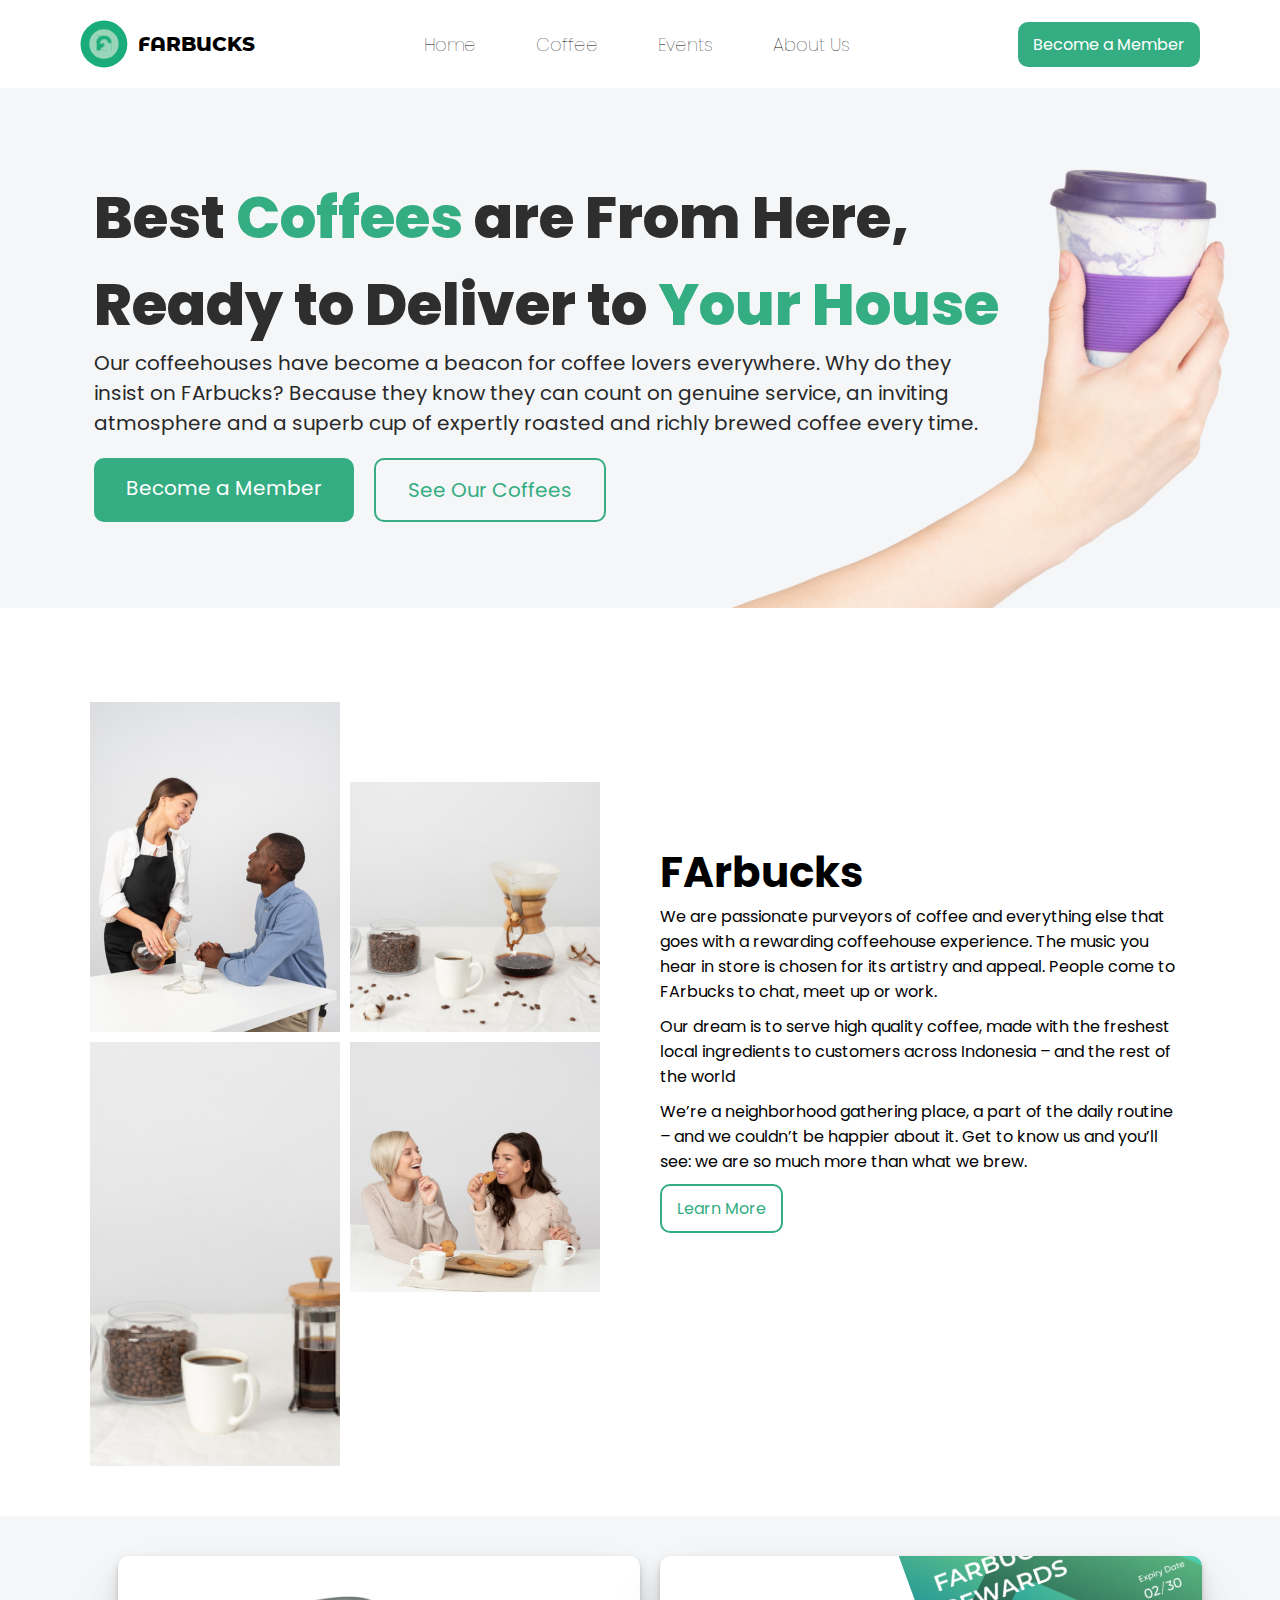
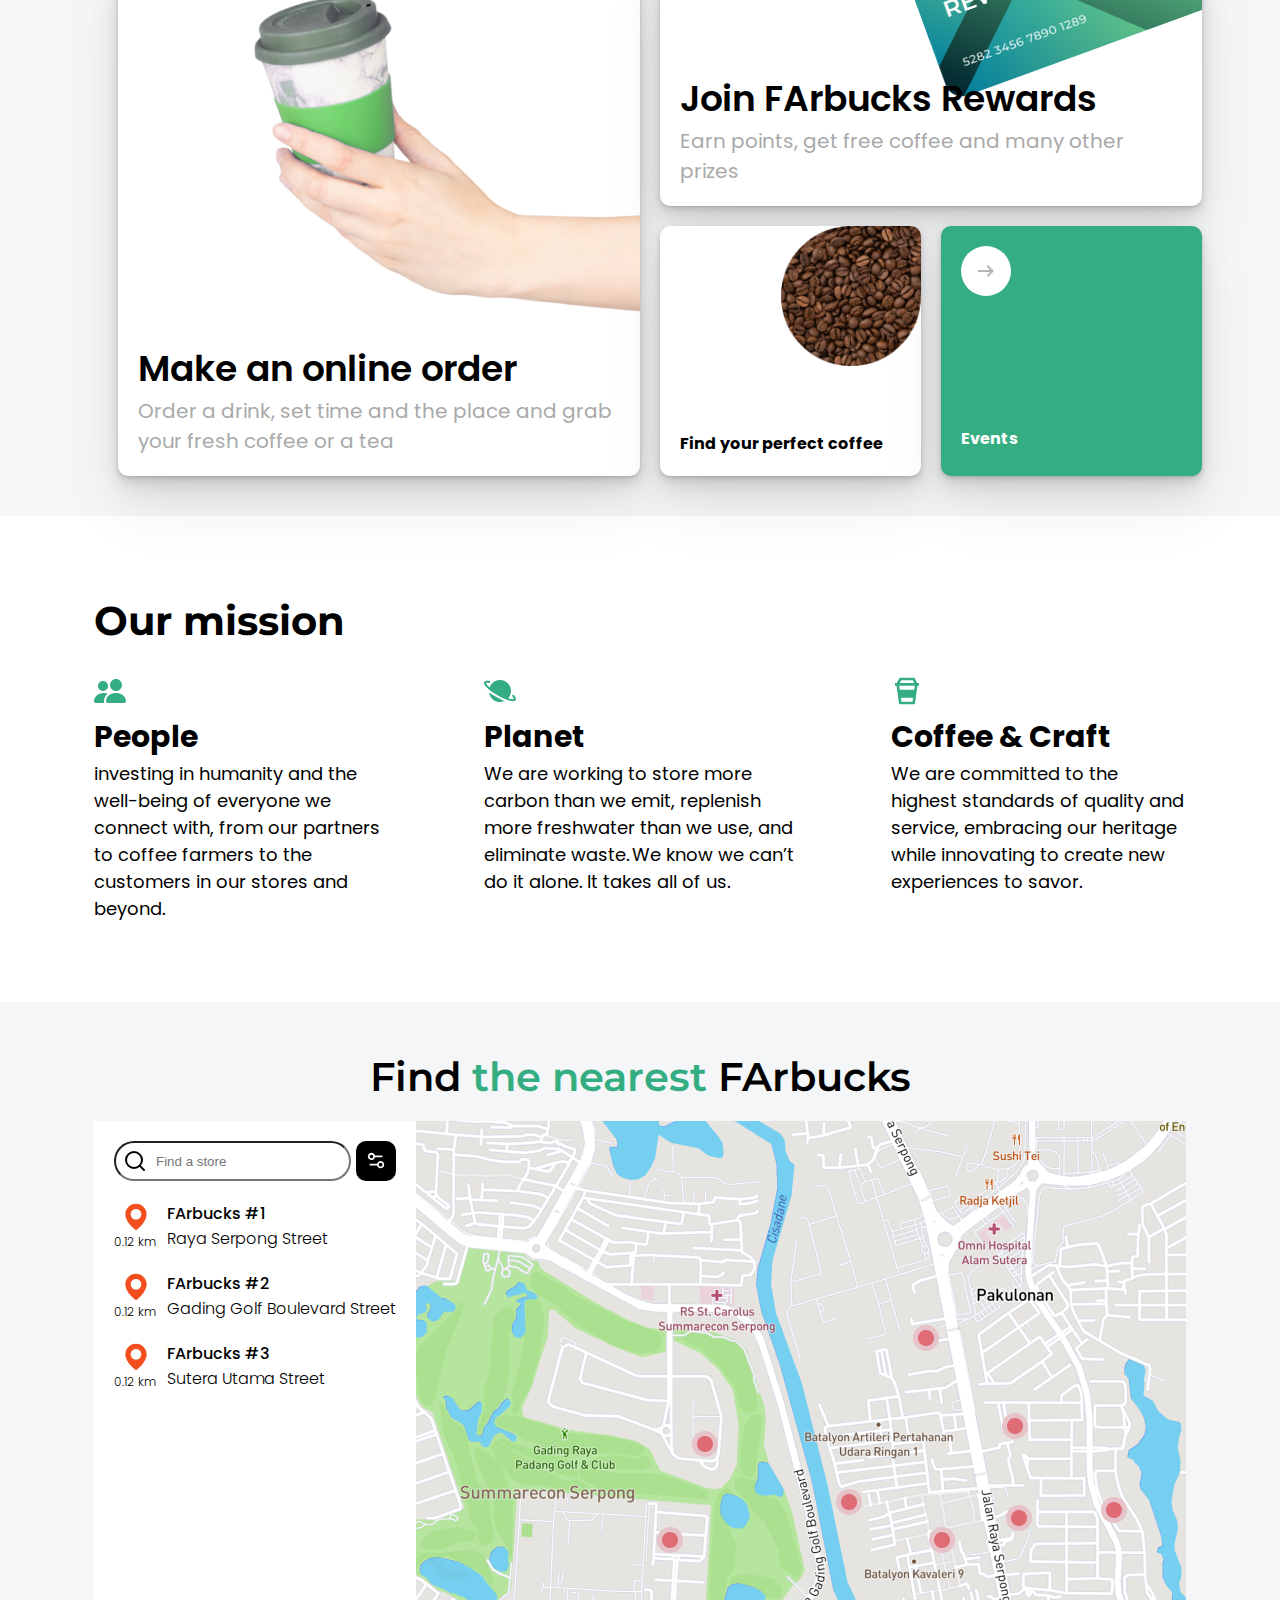
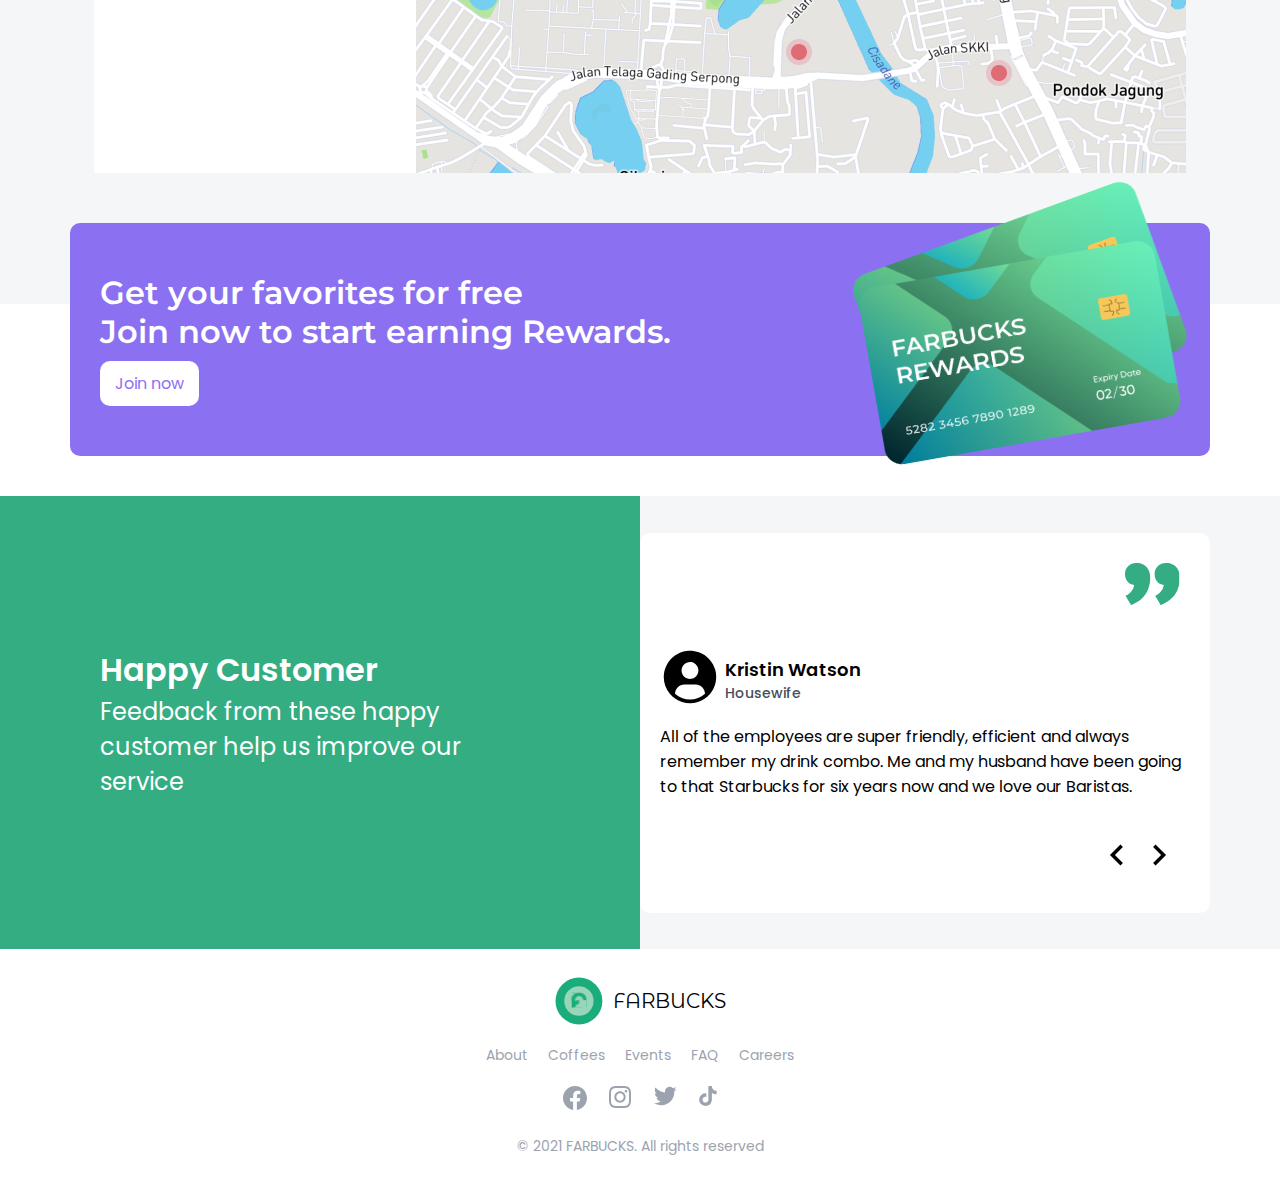
<file: index.html>
<!DOCTYPE html>
<html lang="en">

<head>
  <meta charset="UTF-8" />
  <meta http-equiv="X-UA-Compatible" content="IE=edge" />
  <meta name="viewport" content="width=device-width, initial-scale=1.0" />
  <title>FArbucks - Home</title>

  <link rel="apple-touch-icon" sizes="180x180" href="./assets/manifest/apple-touch-icon.png" />
  <link rel="icon" type="image/png" sizes="32x32" href="./assets/manifest/favicon-32x32.png" />
  <link rel="icon" type="image/png" sizes="16x16" href="./assets/manifest/favicon-16x16.png" />
  <link rel="manifest" href="./assets/manifest/site.webmanifest" />

  <link rel="stylesheet" href="./css/base.css" />
  <link rel="stylesheet" href="./css/home.css" />
</head>

<body>
  <nav>
    <div class="logo">
      <a href="index.html"><img src="./assets/logo.svg" alt="logo" />
        FARBUCKS
      </a>
    </div>
    <input type="checkbox" id="toggler" />
    <label for="toggler">☰</label>
    <div class="menu">
      <ul class="list">
        <li class="item"><a href="index.html">Home</a></li>
        <li class="item"><a href="coffees.html">Coffee</a></li>
        <li class="item"><a href="events.html">Events</a></li>
        <li class="item"><a href="about.html">About Us</a></li>
      </ul>
    </div>
    <a href="register.html" class="btn btn-primary">Become a Member</a>
  </nav>

  <header class="container hero">
    <h1>
      Best <span class="highlight">Coffees</span> are From Here, Ready to
      Deliver to
      <span class="highlight">Your House</span>
    </h1>
    <div class="description">
      Our coffeehouses have become a beacon for coffee lovers everywhere. Why
      do they insist on FArbucks? Because they know they can count on genuine
      service, an inviting atmosphere and a superb cup of expertly roasted and
      richly brewed coffee every time.
    </div>
    <div class="button-wrapper">
      <a class="btn btn-primary" href="register.html">Become a Member</a>
      <a class="btn btn-secondary" href="coffees.html">See Our Coffees</a>
    </div>
    <img class="hero-image" src="./assets/img/hero-img.png" alt="" />
  </header>

  <main>
    <section class="gallery-wrapper bg-white">
      <div class="gallery-container">
        <div class="gallery">
          <div class="gallery-item">
            <img src="./assets/img/gallery-1.jpg" alt="" />
          </div>
          <div class="gallery-item">
            <img src="./assets/img/gallery-3.jpg" alt="" />
          </div>
          <div class="gallery-item">
            <img src="./assets/img/gallery-2.jpg" alt="" />
          </div>
          <div class="gallery-item">
            <img src="./assets/img/gallery-4.jpg" alt="" />
          </div>
        </div>
        <div class="text">
          <h2>FArbucks</h2>
          <p>
            We are passionate purveyors of coffee and everything else that
            goes with a rewarding coffeehouse experience. The music you hear
            in store is chosen for its artistry and appeal. People come to
            FArbucks to chat, meet up or work.
          </p>
          <p>
            Our dream is to serve high quality coffee, made with the freshest
            local ingredients to customers across Indonesia – and the rest of
            the world
          </p>
          <p>
            We’re a neighborhood gathering place, a part of the daily routine
            – and we couldn’t be happier about it. Get to know us and you’ll
            see: we are so much more than what we brew.
          </p>
          <a class="btn btn-secondary" href="about.html">Learn More</a>
        </div>
      </div>
    </section>

    <section class="container cards-wrapper">
      <div class="cards-grid-container container">
        <div class="item1">
          <a href="coffees.html">
            <div class="card">
              <div class="card-image">
                <img src="./assets/img/card-img.png" alt="" />
              </div>
              <div class="card-content">
                <h3>Make an online order</h3>
                <p>
                  Order a drink, set time and the place and grab your fresh
                  coffee or a tea
                </p>
              </div>
            </div>
          </a>
        </div>

        <div class="item2">
          <a href="register.html">
            <div class="card">
              <div class="card-image">
                <img src="./assets/img/member-card.png" alt="" />
              </div>
              <div class="card-content">
                <h3>Join FArbucks Rewards</h3>
                <p>Earn points, get free coffee and many other prizes</p>
              </div>
            </div>
          </a>
        </div>

        <div class="item3">
          <a href="coffees.html">
            <div class="card">
              <div class="card-image">
                <img src="./assets/img/coffee-beans.png" alt="" />
              </div>
              <div class="card-content">
                <h4>Find your perfect coffee</h4>
              </div>
            </div>
          </a>
        </div>

        <div class="item4">
          <a href="events.html">
            <div class="card bg-green">
              <div class="card-content">
                <div class="icon">
                  <svg width="24" height="24" viewBox="0 0 24 24" fill="none" xmlns="http://www.w3.org/2000/svg">
                    <path d="M16.17 13L12.59 16.59L14 18L20 12L14 6L12.59 7.41L16.17 11H4V13H16.17Z" fill="#B4B4B4">
                    </path>
                  </svg>
                </div>

                <h4>Events</h4>
              </div>
            </div>
          </a>
        </div>
      </div>
    </section>

    <section class="bg-white mission-wrapper">
      <div class="container">
        <div class="mission-container">
          <div class="headline">Our mission</div>
          <div class="mission">
            <div class="mission-item">
              <div class="icon">
                <svg width="32" height="32" viewBox="0 0 32 32" fill="none" xmlns="http://www.w3.org/2000/svg">
                  <path
                    d="M14 28C14 28 12 28 12 26C12 24 14 18 22 18C30 18 32 24 32 26C32 28 30 28 30 28H14ZM22 16C23.5913 16 25.1174 15.3679 26.2426 14.2426C27.3679 13.1174 28 11.5913 28 10C28 8.4087 27.3679 6.88258 26.2426 5.75736C25.1174 4.63214 23.5913 4 22 4C20.4087 4 18.8826 4.63214 17.7574 5.75736C16.6321 6.88258 16 8.4087 16 10C16 11.5913 16.6321 13.1174 17.7574 14.2426C18.8826 15.3679 20.4087 16 22 16V16Z"
                    fill="#34AD82" />
                  <path fill-rule="evenodd" clip-rule="evenodd"
                    d="M10.432 28C10.1355 27.3756 9.98765 26.6911 10 26C10 23.29 11.36 20.5 13.872 18.56C12.6182 18.1737 11.3119 17.9847 10 18C2 18 0 24 0 26C0 28 2 28 2 28H10.432Z"
                    fill="#34AD82" />
                  <path
                    d="M9 16C10.3261 16 11.5979 15.4732 12.5355 14.5355C13.4732 13.5979 14 12.3261 14 11C14 9.67392 13.4732 8.40215 12.5355 7.46447C11.5979 6.52678 10.3261 6 9 6C7.67392 6 6.40215 6.52678 5.46447 7.46447C4.52678 8.40215 4 9.67392 4 11C4 12.3261 4.52678 13.5979 5.46447 14.5355C6.40215 15.4732 7.67392 16 9 16V16Z"
                    fill="#34AD82" />
                </svg>
              </div>
              <div class="title">People</div>
              <div class="description">
                investing in humanity and the well-being of everyone we
                connect with, from our partners to coffee farmers to the
                customers in our stores and beyond.
              </div>
            </div>
            <div class="mission-item">
              <div class="icon">
                <svg width="32" height="32" viewBox="0 0 32 32" fill="none" xmlns="http://www.w3.org/2000/svg">
                  <g clip-path="url(#clip0_67_69)">
                    <path
                      d="M6.05312 17.9138C5.97083 17.8533 5.87201 17.8195 5.76994 17.8169C5.66788 17.8143 5.56746 17.843 5.48218 17.8991C5.3969 17.9553 5.33086 18.0362 5.29293 18.131C5.255 18.2258 5.24699 18.3299 5.26999 18.4294C6.37937 23.33 10.7687 27 16 27C17.1109 27.0004 18.2154 26.8318 19.2756 26.5C19.3735 26.4698 19.4597 26.4104 19.5226 26.3296C19.5856 26.2489 19.6222 26.1507 19.6276 26.0485C19.633 25.9462 19.6069 25.8448 19.5527 25.7579C19.4986 25.671 19.4191 25.6028 19.325 25.5625C16.9823 24.53 14.6981 23.3697 12.4825 22.0869C10.2652 20.8136 8.11886 19.4205 6.05312 17.9138V17.9138ZM30.795 21.2194C30.5331 20.8706 30.2256 20.5044 29.8762 20.1238C29.7621 19.998 29.6174 19.9038 29.4563 19.8501C29.2951 19.7964 29.1229 19.7852 28.9561 19.8174C28.7893 19.8496 28.6337 19.9242 28.5041 20.034C28.3745 20.1438 28.2754 20.2851 28.2162 20.4444C28.2162 20.4544 28.2094 20.4638 28.2056 20.4738C28.1433 20.643 28.1287 20.8262 28.1634 21.0032C28.1982 21.1802 28.2809 21.3443 28.4025 21.4775C29.8237 23.04 30.0537 23.8844 29.995 24.0625C29.87 24.2019 28.9294 24.4931 26.3606 23.8419C25.9927 23.7485 25.5902 23.6348 25.1531 23.5006C24.8715 23.414 24.5842 23.3204 24.2912 23.22C24.7514 22.6923 25.1603 22.122 25.5125 21.5169C25.5231 21.4988 25.5344 21.4806 25.545 21.4619C26.4991 19.7997 27.0008 17.9165 27 16C27.0002 15.6033 26.9794 15.2069 26.9375 14.8125C26.3394 9.30188 21.6625 5 16 5C13.5974 4.99865 11.2609 5.78678 9.34999 7.24313C8.19179 8.12465 7.21849 9.22559 6.48562 10.4831C6.47562 10.5013 6.46437 10.5194 6.45374 10.5375C6.10543 11.1443 5.81599 11.7831 5.58937 12.445C5.35645 12.2421 5.13166 12.0406 4.91499 11.8406C4.57812 11.5281 4.27937 11.2388 4.01374 10.9656C2.16562 9.07438 1.94562 8.115 2.00374 7.9375C2.12874 7.79813 2.97499 7.57063 5.04249 8.01938C5.21925 8.05825 5.40329 8.04786 5.57455 7.98934C5.74582 7.93082 5.89773 7.82641 6.01374 7.6875L6.03624 7.66C6.14408 7.53042 6.2168 7.37529 6.24744 7.20951C6.27807 7.04373 6.26559 6.87286 6.21119 6.7133C6.15678 6.55373 6.06229 6.41082 5.93677 6.29828C5.81124 6.18574 5.65891 6.10735 5.49437 6.07063C5.00365 5.95944 4.50759 5.87329 4.00812 5.8125C2.08812 5.59188 0.831244 5.97 0.271869 6.9375C0.0693687 7.28625 -0.125006 7.88063 0.101869 8.725C0.437494 9.97875 1.63374 11.5 3.32687 13.0938C3.86624 13.6019 4.45562 14.1169 5.08437 14.6338C5.54187 15.0088 6.02187 15.3875 6.51562 15.7638C6.8452 16.0138 7.18166 16.2638 7.52499 16.5138C7.86833 16.7638 8.21624 17.0092 8.56874 17.25C10.1569 18.3506 11.835 19.4075 13.4806 20.3556C14.0781 20.6998 14.6748 21.0331 15.2706 21.3556C15.8665 21.6781 16.4575 21.9867 17.0437 22.2813C18.4125 22.9688 19.7531 23.5888 21.035 24.1206C21.5846 24.349 22.1223 24.5606 22.6481 24.7556C23.3912 25.0319 24.1087 25.275 24.7925 25.48L24.8612 25.5006C26.4694 25.9794 27.825 26.2313 28.8912 26.2506H29C30.3525 26.2506 31.2687 25.8519 31.7237 25.0631C32.2919 24.0869 31.9787 22.7931 30.795 21.2194V21.2194Z"
                      fill="#34AD82" />
                  </g>
                  <defs>
                    <clipPath id="clip0_67_69">
                      <rect width="32" height="32" fill="white" />
                    </clipPath>
                  </defs>
                </svg>
              </div>
              <div class="title">Planet</div>
              <div class="description">
                We are working to store more carbon than we emit, replenish
                more freshwater than we use, and eliminate waste. We know we
                can’t do it alone. It takes all of us.
              </div>
            </div>
            <div class="mission-item">
              <div class="icon">
                <svg width="32" height="32" viewBox="0 0 32 32" fill="none" xmlns="http://www.w3.org/2000/svg">
                  <path
                    d="M9.33333 29.3333H22.6667C22.9875 29.3333 23.2976 29.2177 23.5401 29.0075C23.7825 28.7974 23.9411 28.5069 23.9867 28.1893L26.4893 10.6666H28V7.99996H26.1573L23.8587 3.40396C23.7483 3.18232 23.5782 2.99589 23.3676 2.86563C23.157 2.73537 22.9143 2.66645 22.6667 2.66663H9.33333C8.828 2.66663 8.36667 2.95196 8.14 3.40396L5.84267 7.99996H4V10.6666H5.51067L8.01333 28.1893C8.05889 28.5069 8.21745 28.7974 8.45991 29.0075C8.70238 29.2177 9.01248 29.3333 9.33333 29.3333V29.3333ZM23.224 14.6666H8.776L8.204 10.6666H23.7947L23.224 14.6666ZM10.4893 26.6666L9.91733 22.6666H22.0813L21.5093 26.6666H10.4893V26.6666ZM10.1573 5.33329H21.8427L23.176 7.99996H8.824L10.1573 5.33329Z"
                    fill="#34AD82" />
                </svg>
              </div>
              <div class="title">Coffee & Craft</div>
              <div class="description">
                We are committed to the highest standards of quality and
                service, embracing our heritage while innovating to create new
                experiences to savor.
              </div>
            </div>
          </div>
        </div>
      </div>
    </section>

    <section class="container map-wrapper">
      <div class="headline">
        Find <span class="highlight">the nearest</span> FArbucks
      </div>
      <div class="map-container">
        <div class="sidebar">
          <div class="sidebar-search">
            <span class="icon"></span>
            <input type="text" name="search" id="search" placeholder="Find a store" />
            <button>
              <svg width="44" height="44" viewBox="0 0 44 44" fill="none" xmlns="http://www.w3.org/2000/svg">
                <path fill-rule="evenodd" clip-rule="evenodd"
                  d="M17 13C17.8869 13.0001 18.7486 13.2948 19.4498 13.8378C20.151 14.3808 20.6519 15.1414 20.874 16H29V18H20.874C20.6283 18.9405 20.0486 19.7594 19.2433 20.3038C18.438 20.8482 17.4621 21.0809 16.4978 20.9584C15.5335 20.836 14.6467 20.3667 14.003 19.6383C13.3594 18.9099 13.0028 17.9721 13 17C13 15.9391 13.4214 14.9217 14.1716 14.1716C14.9217 13.4214 15.9391 13 17 13ZM17 19C17.5304 19 18.0391 18.7893 18.4142 18.4142C18.7893 18.0391 19 17.5304 19 17C19 16.4696 18.7893 15.9609 18.4142 15.5858C18.0391 15.2107 17.5304 15 17 15C16.4696 15 15.9609 15.2107 15.5858 15.5858C15.2107 15.9609 15 16.4696 15 17C15 17.5304 15.2107 18.0391 15.5858 18.4142C15.9609 18.7893 16.4696 19 17 19ZM27 30C26.1131 29.9999 25.2514 29.7052 24.5502 29.1622C23.849 28.6192 23.3481 27.8586 23.126 27H15V25H23.126C23.3717 24.0595 23.9514 23.2406 24.7567 22.6962C25.562 22.1518 26.5379 21.9191 27.5022 22.0416C28.4665 22.164 29.3533 22.6333 29.997 23.3617C30.6406 24.0901 30.9972 25.0279 31 26C31 27.0609 30.5786 28.0783 29.8284 28.8284C29.0783 29.5786 28.0609 30 27 30ZM27 28C27.5304 28 28.0391 27.7893 28.4142 27.4142C28.7893 27.0391 29 26.5304 29 26C29 25.4696 28.7893 24.9609 28.4142 24.5858C28.0391 24.2107 27.5304 24 27 24C26.4696 24 25.9609 24.2107 25.5858 24.5858C25.2107 24.9609 25 25.4696 25 26C25 26.5304 25.2107 27.0391 25.5858 27.4142C25.9609 27.7893 26.4696 28 27 28Z"
                  fill="#F8F8F8" />
              </svg>
            </button>
          </div>
          <div class="location">
            <div class="icon">
              <svg width="32" height="32" viewBox="0 0 32 32" fill="none" xmlns="http://www.w3.org/2000/svg">
                <path
                  d="M16 2.66675C10.1187 2.66675 5.33336 7.45208 5.33336 13.3267C5.29469 21.9201 15.5947 29.0454 16 29.3334C16 29.3334 26.7054 21.9201 26.6667 13.3334C26.6667 7.45208 21.8814 2.66675 16 2.66675ZM16 18.6667C13.0534 18.6667 10.6667 16.2801 10.6667 13.3334C10.6667 10.3867 13.0534 8.00008 16 8.00008C18.9467 8.00008 21.3334 10.3867 21.3334 13.3334C21.3334 16.2801 18.9467 18.6667 16 18.6667Z"
                  fill="#F24E1E" />
              </svg>
              0.12 km
            </div>
            <div class="address">
              <div class="name">FArbucks #1</div>
              <div class="detail">Raya Serpong Street</div>
            </div>
          </div>
          <div class="location">
            <div class="icon">
              <svg width="32" height="32" viewBox="0 0 32 32" fill="none" xmlns="http://www.w3.org/2000/svg">
                <path
                  d="M16 2.66675C10.1187 2.66675 5.33336 7.45208 5.33336 13.3267C5.29469 21.9201 15.5947 29.0454 16 29.3334C16 29.3334 26.7054 21.9201 26.6667 13.3334C26.6667 7.45208 21.8814 2.66675 16 2.66675ZM16 18.6667C13.0534 18.6667 10.6667 16.2801 10.6667 13.3334C10.6667 10.3867 13.0534 8.00008 16 8.00008C18.9467 8.00008 21.3334 10.3867 21.3334 13.3334C21.3334 16.2801 18.9467 18.6667 16 18.6667Z"
                  fill="#F24E1E" />
              </svg>
              0.12 km
            </div>
            <div class="address">
              <div class="name">FArbucks #2</div>
              <div class="detail">Gading Golf Boulevard Street</div>
            </div>
          </div>
          <div class="location">
            <div class="icon">
              <svg width="32" height="32" viewBox="0 0 32 32" fill="none" xmlns="http://www.w3.org/2000/svg">
                <path
                  d="M16 2.66675C10.1187 2.66675 5.33336 7.45208 5.33336 13.3267C5.29469 21.9201 15.5947 29.0454 16 29.3334C16 29.3334 26.7054 21.9201 26.6667 13.3334C26.6667 7.45208 21.8814 2.66675 16 2.66675ZM16 18.6667C13.0534 18.6667 10.6667 16.2801 10.6667 13.3334C10.6667 10.3867 13.0534 8.00008 16 8.00008C18.9467 8.00008 21.3334 10.3867 21.3334 13.3334C21.3334 16.2801 18.9467 18.6667 16 18.6667Z"
                  fill="#F24E1E" />
              </svg>
              0.12 km
            </div>
            <div class="address">
              <div class="name">FArbucks #3</div>
              <div class="detail">Sutera Utama Street</div>
            </div>
          </div>
        </div>
      </div>
    </section>

    <section class="banner-container">
      <div class="bg-addon"></div>
      <div class="container banner">
        <div class="content">
          <div class="text">Get your favorites for free</div>
          <div class="text">Join now to start earning Rewards.</div>
          <a href="about.html#faq" class="btn btn-white-purple">Join now</a>
        </div>
        <img class="member-card-1" src="./assets/img/member-card.png" alt="" />
        <img class="member-card-2" src="./assets/img/member-card.png" alt="" />
      </div>
    </section>

    <section class="review-container">
      <div class="text">
        <div class="title">Happy Customer</div>
        <div class="description">
          Feedback from these happy customer help us improve our service
        </div>
      </div>
      <div class="review-slider">
        <div class="review">
          <div id="review1" class="card">
            <div class="quote">
              <svg width="55" height="42" viewBox="0 0 55 42" fill="none" xmlns="http://www.w3.org/2000/svg">
                <g clip-path="url(#clip0_344_71)">
                  <path
                    d="M29.659 10.9725C29.5949 9.48167 29.8603 7.99507 30.4362 6.61851C31.0121 5.24194 31.8844 4.00927 32.991 3.00822L32.9998 3.00122C35.2904 0.970171 38.2736 -0.103584 41.3333 0.00172414H41.314C43.1634 -0.0982781 45.0121 0.210193 46.7288 0.905225C48.4455 1.60026 49.9881 2.6648 51.247 4.02322L51.254 4.03022C53.7779 7.02519 55.0652 10.8696 54.8538 14.7805L54.8555 14.7437C54.9728 18.8052 54.2179 22.8445 52.6418 26.5895L52.7118 26.4022C51.4533 29.338 49.7079 32.0401 47.5492 34.3945L47.5685 34.3735C45.7842 36.3091 43.7167 37.963 41.4365 39.2787L41.3105 39.3452C39.5859 40.3401 37.7861 41.1985 35.9275 41.9125L35.6545 42.0052L30.17 32.7477C32.4491 31.8282 34.4496 30.3313 35.9747 28.4042L35.9975 28.3745C37.5162 26.5655 38.4687 24.3495 38.7362 22.0027L38.7415 21.9467C37.5481 21.9168 36.3744 21.6351 35.2975 21.12C34.2205 20.6049 33.2646 19.868 32.4923 18.9577L32.4818 18.9455C30.5181 16.759 29.5022 13.8827 29.6573 10.948L29.6555 10.9742L29.659 10.9725ZM1.33179e-07 10.9725C-0.0631187 9.48162 0.202856 7.99517 0.779028 6.6187C1.3552 5.24224 2.22743 4.00956 3.33375 3.00822L3.3425 3.00122C5.63271 0.969386 8.61624 -0.104486 11.676 0.00172414H11.6567C13.5062 -0.0987643 15.355 0.209484 17.0718 0.904546C18.7886 1.59961 20.3311 2.66441 21.5898 4.02322L21.5967 4.03197C24.1217 7.02703 25.4091 10.8724 25.1965 14.784L25.1982 14.7472C25.3155 18.8087 24.5607 22.848 22.9845 26.593L23.0545 26.4057C21.7966 29.3414 20.0518 32.0435 17.8938 34.398L17.913 34.377C16.1281 36.3127 14.06 37.9666 11.7792 39.2822L11.6532 39.3487C9.92902 40.3443 8.12914 41.2027 6.27025 41.916L5.99725 42.0087L0.5145 32.7512C2.79389 31.8306 4.79439 30.3324 6.31925 28.4042L6.342 28.3745C7.86065 26.5655 8.81316 24.3495 9.08075 22.0027L9.086 21.9467C7.89305 21.917 6.71986 21.6353 5.64345 21.1202C4.56704 20.6051 3.61174 19.8681 2.84025 18.9577L2.82975 18.9455C0.863937 16.7607 -0.153891 13.8847 1.33179e-07 10.9497L-0.00174987 10.976L1.33179e-07 10.9725Z"
                    fill="#34AD82" />
                </g>
                <defs>
                  <clipPath id="clip0_344_71">
                    <rect width="54.25" height="42" fill="white" />
                  </clipPath>
                </defs>
              </svg>
            </div>
            <div class="profile">
              <div class="icon">
                <svg width="60" height="60" viewBox="0 0 60 60" fill="none" xmlns="http://www.w3.org/2000/svg">
                  <path
                    d="M50.1544 46.7438C52.8471 43.504 54.7199 39.6633 55.6144 35.5467C56.5089 31.43 56.3987 27.1584 55.2932 23.0934C54.1876 19.0283 52.1193 15.2893 49.2631 12.1926C46.4069 9.09594 42.8469 6.73275 38.8843 5.30293C34.9216 3.87311 30.6728 3.41873 26.4974 3.97823C22.322 4.53773 18.3428 6.09465 14.8963 8.51728C11.4499 10.9399 8.63765 14.157 6.69749 17.8963C4.75732 21.6357 3.74632 25.7874 3.75001 30.0001C3.75143 36.1242 5.90953 42.0522 9.84563 46.7438L9.80814 46.7757C9.93939 46.9332 10.0894 47.0682 10.2244 47.2238C10.3931 47.417 10.575 47.5988 10.7494 47.7863C11.2744 48.3563 11.8144 48.9038 12.3806 49.4176C12.5531 49.5751 12.7313 49.7213 12.9056 49.8713C13.5056 50.3888 14.1225 50.8801 14.7619 51.3376C14.8444 51.3938 14.9194 51.467 15.0019 51.5251V51.5026C19.3933 54.5929 24.6321 56.2514 30.0019 56.2514C35.3717 56.2514 40.6104 54.5929 45.0019 51.5026V51.5251C45.0844 51.467 45.1575 51.3938 45.2419 51.3376C45.8794 50.8782 46.4981 50.3888 47.0981 49.8713C47.2725 49.7213 47.4506 49.5732 47.6231 49.4176C48.1894 48.902 48.7294 48.3563 49.2544 47.7863C49.4288 47.5988 49.6088 47.417 49.7794 47.2238C49.9125 47.0682 50.0644 46.9332 50.1956 46.7738L50.1544 46.7438ZM30 15.0001C31.6688 15.0001 33.3001 15.4949 34.6876 16.4221C36.0752 17.3492 37.1566 18.6669 37.7952 20.2087C38.4339 21.7504 38.6009 23.4469 38.2754 25.0837C37.9498 26.7204 37.1462 28.2238 35.9662 29.4038C34.7862 30.5838 33.2828 31.3874 31.6461 31.713C30.0094 32.0385 28.3129 31.8714 26.7711 31.2328C25.2294 30.5942 23.9116 29.5127 22.9845 28.1252C22.0574 26.7377 21.5625 25.1064 21.5625 23.4376C21.5625 21.1998 22.4515 19.0537 24.0338 17.4714C25.6161 15.889 27.7622 15.0001 30 15.0001ZM15.0131 46.7438C15.0457 44.2819 16.0462 41.9317 17.7982 40.2018C19.5502 38.4719 21.9129 37.5013 24.375 37.5001H35.625C38.0872 37.5013 40.4498 38.4719 42.2018 40.2018C43.9539 41.9317 44.9544 44.2819 44.9869 46.7438C40.8747 50.4495 35.5355 52.5002 30 52.5002C24.4645 52.5002 19.1253 50.4495 15.0131 46.7438Z"
                    fill="black" />
                </svg>
              </div>
              <div class="detail">
                <div class="name">Kristin Watson</div>
                <div class="occupation">Housewife</div>
              </div>
            </div>
            <div class="review-text">
              All of the employees are super friendly, efficient and always
              remember my drink combo. Me and my husband have been going to
              that Starbucks for six years now and we love our Baristas.
            </div>
            <div class="button">
              <div id="prev" class="prev">
                <a href="#review3">
                  <svg width="42" height="42" viewBox="0 0 42 42" fill="none" xmlns="http://www.w3.org/2000/svg">
                    <path d="M24.465 10.5L26.9325 12.9675L18.9175 21L26.9325 29.0325L24.465 31.5L13.965 21L24.465 10.5Z"
                      fill="black" />
                  </svg>
                </a>
              </div>
              <div class="next" id="next">
                <a href="#review2">
                  <svg width="42" height="42" viewBox="0 0 42 42" fill="none" xmlns="http://www.w3.org/2000/svg">
                    <path d="M17.535 10.5L15.0675 12.9675L23.0825 21L15.0675 29.0325L17.535 31.5L28.035 21L17.535 10.5Z"
                      fill="black" />
                  </svg>
                </a>
              </div>
            </div>
          </div>
          <div id="review2" class="card">
            <div class="quote">
              <svg width="55" height="42" viewBox="0 0 55 42" fill="none" xmlns="http://www.w3.org/2000/svg">
                <g clip-path="url(#clip0_344_71)">
                  <path
                    d="M29.659 10.9725C29.5949 9.48167 29.8603 7.99507 30.4362 6.61851C31.0121 5.24194 31.8844 4.00927 32.991 3.00822L32.9998 3.00122C35.2904 0.970171 38.2736 -0.103584 41.3333 0.00172414H41.314C43.1634 -0.0982781 45.0121 0.210193 46.7288 0.905225C48.4455 1.60026 49.9881 2.6648 51.247 4.02322L51.254 4.03022C53.7779 7.02519 55.0652 10.8696 54.8538 14.7805L54.8555 14.7437C54.9728 18.8052 54.2179 22.8445 52.6418 26.5895L52.7118 26.4022C51.4533 29.338 49.7079 32.0401 47.5492 34.3945L47.5685 34.3735C45.7842 36.3091 43.7167 37.963 41.4365 39.2787L41.3105 39.3452C39.5859 40.3401 37.7861 41.1985 35.9275 41.9125L35.6545 42.0052L30.17 32.7477C32.4491 31.8282 34.4496 30.3313 35.9747 28.4042L35.9975 28.3745C37.5162 26.5655 38.4687 24.3495 38.7362 22.0027L38.7415 21.9467C37.5481 21.9168 36.3744 21.6351 35.2975 21.12C34.2205 20.6049 33.2646 19.868 32.4923 18.9577L32.4818 18.9455C30.5181 16.759 29.5022 13.8827 29.6573 10.948L29.6555 10.9742L29.659 10.9725ZM1.33179e-07 10.9725C-0.0631187 9.48162 0.202856 7.99517 0.779028 6.6187C1.3552 5.24224 2.22743 4.00956 3.33375 3.00822L3.3425 3.00122C5.63271 0.969386 8.61624 -0.104486 11.676 0.00172414H11.6567C13.5062 -0.0987643 15.355 0.209484 17.0718 0.904546C18.7886 1.59961 20.3311 2.66441 21.5898 4.02322L21.5967 4.03197C24.1217 7.02703 25.4091 10.8724 25.1965 14.784L25.1982 14.7472C25.3155 18.8087 24.5607 22.848 22.9845 26.593L23.0545 26.4057C21.7966 29.3414 20.0518 32.0435 17.8938 34.398L17.913 34.377C16.1281 36.3127 14.06 37.9666 11.7792 39.2822L11.6532 39.3487C9.92902 40.3443 8.12914 41.2027 6.27025 41.916L5.99725 42.0087L0.5145 32.7512C2.79389 31.8306 4.79439 30.3324 6.31925 28.4042L6.342 28.3745C7.86065 26.5655 8.81316 24.3495 9.08075 22.0027L9.086 21.9467C7.89305 21.917 6.71986 21.6353 5.64345 21.1202C4.56704 20.6051 3.61174 19.8681 2.84025 18.9577L2.82975 18.9455C0.863937 16.7607 -0.153891 13.8847 1.33179e-07 10.9497L-0.00174987 10.976L1.33179e-07 10.9725Z"
                    fill="#34AD82" />
                </g>
                <defs>
                  <clipPath id="clip0_344_71">
                    <rect width="54.25" height="42" fill="white" />
                  </clipPath>
                </defs>
              </svg>
            </div>
            <div class="profile">
              <div class="icon">
                <svg width="60" height="60" viewBox="0 0 60 60" fill="none" xmlns="http://www.w3.org/2000/svg">
                  <path
                    d="M50.1544 46.7438C52.8471 43.504 54.7199 39.6633 55.6144 35.5467C56.5089 31.43 56.3987 27.1584 55.2932 23.0934C54.1876 19.0283 52.1193 15.2893 49.2631 12.1926C46.4069 9.09594 42.8469 6.73275 38.8843 5.30293C34.9216 3.87311 30.6728 3.41873 26.4974 3.97823C22.322 4.53773 18.3428 6.09465 14.8963 8.51728C11.4499 10.9399 8.63765 14.157 6.69749 17.8963C4.75732 21.6357 3.74632 25.7874 3.75001 30.0001C3.75143 36.1242 5.90953 42.0522 9.84563 46.7438L9.80814 46.7757C9.93939 46.9332 10.0894 47.0682 10.2244 47.2238C10.3931 47.417 10.575 47.5988 10.7494 47.7863C11.2744 48.3563 11.8144 48.9038 12.3806 49.4176C12.5531 49.5751 12.7313 49.7213 12.9056 49.8713C13.5056 50.3888 14.1225 50.8801 14.7619 51.3376C14.8444 51.3938 14.9194 51.467 15.0019 51.5251V51.5026C19.3933 54.5929 24.6321 56.2514 30.0019 56.2514C35.3717 56.2514 40.6104 54.5929 45.0019 51.5026V51.5251C45.0844 51.467 45.1575 51.3938 45.2419 51.3376C45.8794 50.8782 46.4981 50.3888 47.0981 49.8713C47.2725 49.7213 47.4506 49.5732 47.6231 49.4176C48.1894 48.902 48.7294 48.3563 49.2544 47.7863C49.4288 47.5988 49.6088 47.417 49.7794 47.2238C49.9125 47.0682 50.0644 46.9332 50.1956 46.7738L50.1544 46.7438ZM30 15.0001C31.6688 15.0001 33.3001 15.4949 34.6876 16.4221C36.0752 17.3492 37.1566 18.6669 37.7952 20.2087C38.4339 21.7504 38.6009 23.4469 38.2754 25.0837C37.9498 26.7204 37.1462 28.2238 35.9662 29.4038C34.7862 30.5838 33.2828 31.3874 31.6461 31.713C30.0094 32.0385 28.3129 31.8714 26.7711 31.2328C25.2294 30.5942 23.9116 29.5127 22.9845 28.1252C22.0574 26.7377 21.5625 25.1064 21.5625 23.4376C21.5625 21.1998 22.4515 19.0537 24.0338 17.4714C25.6161 15.889 27.7622 15.0001 30 15.0001ZM15.0131 46.7438C15.0457 44.2819 16.0462 41.9317 17.7982 40.2018C19.5502 38.4719 21.9129 37.5013 24.375 37.5001H35.625C38.0872 37.5013 40.4498 38.4719 42.2018 40.2018C43.9539 41.9317 44.9544 44.2819 44.9869 46.7438C40.8747 50.4495 35.5355 52.5002 30 52.5002C24.4645 52.5002 19.1253 50.4495 15.0131 46.7438Z"
                    fill="black" />
                </svg>
              </div>
              <div class="detail">
                <div class="name">Sandhika Galih</div>
                <div class="occupation">Programmer</div>
              </div>
            </div>
            <div class="review-text">
              I have been a Starbucks customer for years. The steadfastness of
              their quality service and coffee is second to none. The proof of
              their standards is the years and years of proven service and
              "customer-first" attitude.
            </div>
            <div class="button">
              <div id="prev" class="prev">
                <a href="#review1">
                  <svg width="42" height="42" viewBox="0 0 42 42" fill="none" xmlns="http://www.w3.org/2000/svg">
                    <path d="M24.465 10.5L26.9325 12.9675L18.9175 21L26.9325 29.0325L24.465 31.5L13.965 21L24.465 10.5Z"
                      fill="black" />
                  </svg>
                </a>
              </div>
              <div class="next" id="next">
                <a href="#review3">
                  <svg width="42" height="42" viewBox="0 0 42 42" fill="none" xmlns="http://www.w3.org/2000/svg">
                    <path d="M17.535 10.5L15.0675 12.9675L23.0825 21L15.0675 29.0325L17.535 31.5L28.035 21L17.535 10.5Z"
                      fill="black" />
                  </svg>
                </a>
              </div>
            </div>
          </div>
          <div id="review3" class="card">
            <div class="quote">
              <svg width="55" height="42" viewBox="0 0 55 42" fill="none" xmlns="http://www.w3.org/2000/svg">
                <g clip-path="url(#clip0_344_71)">
                  <path
                    d="M29.659 10.9725C29.5949 9.48167 29.8603 7.99507 30.4362 6.61851C31.0121 5.24194 31.8844 4.00927 32.991 3.00822L32.9998 3.00122C35.2904 0.970171 38.2736 -0.103584 41.3333 0.00172414H41.314C43.1634 -0.0982781 45.0121 0.210193 46.7288 0.905225C48.4455 1.60026 49.9881 2.6648 51.247 4.02322L51.254 4.03022C53.7779 7.02519 55.0652 10.8696 54.8538 14.7805L54.8555 14.7437C54.9728 18.8052 54.2179 22.8445 52.6418 26.5895L52.7118 26.4022C51.4533 29.338 49.7079 32.0401 47.5492 34.3945L47.5685 34.3735C45.7842 36.3091 43.7167 37.963 41.4365 39.2787L41.3105 39.3452C39.5859 40.3401 37.7861 41.1985 35.9275 41.9125L35.6545 42.0052L30.17 32.7477C32.4491 31.8282 34.4496 30.3313 35.9747 28.4042L35.9975 28.3745C37.5162 26.5655 38.4687 24.3495 38.7362 22.0027L38.7415 21.9467C37.5481 21.9168 36.3744 21.6351 35.2975 21.12C34.2205 20.6049 33.2646 19.868 32.4923 18.9577L32.4818 18.9455C30.5181 16.759 29.5022 13.8827 29.6573 10.948L29.6555 10.9742L29.659 10.9725ZM1.33179e-07 10.9725C-0.0631187 9.48162 0.202856 7.99517 0.779028 6.6187C1.3552 5.24224 2.22743 4.00956 3.33375 3.00822L3.3425 3.00122C5.63271 0.969386 8.61624 -0.104486 11.676 0.00172414H11.6567C13.5062 -0.0987643 15.355 0.209484 17.0718 0.904546C18.7886 1.59961 20.3311 2.66441 21.5898 4.02322L21.5967 4.03197C24.1217 7.02703 25.4091 10.8724 25.1965 14.784L25.1982 14.7472C25.3155 18.8087 24.5607 22.848 22.9845 26.593L23.0545 26.4057C21.7966 29.3414 20.0518 32.0435 17.8938 34.398L17.913 34.377C16.1281 36.3127 14.06 37.9666 11.7792 39.2822L11.6532 39.3487C9.92902 40.3443 8.12914 41.2027 6.27025 41.916L5.99725 42.0087L0.5145 32.7512C2.79389 31.8306 4.79439 30.3324 6.31925 28.4042L6.342 28.3745C7.86065 26.5655 8.81316 24.3495 9.08075 22.0027L9.086 21.9467C7.89305 21.917 6.71986 21.6353 5.64345 21.1202C4.56704 20.6051 3.61174 19.8681 2.84025 18.9577L2.82975 18.9455C0.863937 16.7607 -0.153891 13.8847 1.33179e-07 10.9497L-0.00174987 10.976L1.33179e-07 10.9725Z"
                    fill="#34AD82" />
                </g>
                <defs>
                  <clipPath id="clip0_344_71">
                    <rect width="54.25" height="42" fill="white" />
                  </clipPath>
                </defs>
              </svg>
            </div>
            <div class="profile">
              <div class="icon">
                <svg width="60" height="60" viewBox="0 0 60 60" fill="none" xmlns="http://www.w3.org/2000/svg">
                  <path
                    d="M50.1544 46.7438C52.8471 43.504 54.7199 39.6633 55.6144 35.5467C56.5089 31.43 56.3987 27.1584 55.2932 23.0934C54.1876 19.0283 52.1193 15.2893 49.2631 12.1926C46.4069 9.09594 42.8469 6.73275 38.8843 5.30293C34.9216 3.87311 30.6728 3.41873 26.4974 3.97823C22.322 4.53773 18.3428 6.09465 14.8963 8.51728C11.4499 10.9399 8.63765 14.157 6.69749 17.8963C4.75732 21.6357 3.74632 25.7874 3.75001 30.0001C3.75143 36.1242 5.90953 42.0522 9.84563 46.7438L9.80814 46.7757C9.93939 46.9332 10.0894 47.0682 10.2244 47.2238C10.3931 47.417 10.575 47.5988 10.7494 47.7863C11.2744 48.3563 11.8144 48.9038 12.3806 49.4176C12.5531 49.5751 12.7313 49.7213 12.9056 49.8713C13.5056 50.3888 14.1225 50.8801 14.7619 51.3376C14.8444 51.3938 14.9194 51.467 15.0019 51.5251V51.5026C19.3933 54.5929 24.6321 56.2514 30.0019 56.2514C35.3717 56.2514 40.6104 54.5929 45.0019 51.5026V51.5251C45.0844 51.467 45.1575 51.3938 45.2419 51.3376C45.8794 50.8782 46.4981 50.3888 47.0981 49.8713C47.2725 49.7213 47.4506 49.5732 47.6231 49.4176C48.1894 48.902 48.7294 48.3563 49.2544 47.7863C49.4288 47.5988 49.6088 47.417 49.7794 47.2238C49.9125 47.0682 50.0644 46.9332 50.1956 46.7738L50.1544 46.7438ZM30 15.0001C31.6688 15.0001 33.3001 15.4949 34.6876 16.4221C36.0752 17.3492 37.1566 18.6669 37.7952 20.2087C38.4339 21.7504 38.6009 23.4469 38.2754 25.0837C37.9498 26.7204 37.1462 28.2238 35.9662 29.4038C34.7862 30.5838 33.2828 31.3874 31.6461 31.713C30.0094 32.0385 28.3129 31.8714 26.7711 31.2328C25.2294 30.5942 23.9116 29.5127 22.9845 28.1252C22.0574 26.7377 21.5625 25.1064 21.5625 23.4376C21.5625 21.1998 22.4515 19.0537 24.0338 17.4714C25.6161 15.889 27.7622 15.0001 30 15.0001ZM15.0131 46.7438C15.0457 44.2819 16.0462 41.9317 17.7982 40.2018C19.5502 38.4719 21.9129 37.5013 24.375 37.5001H35.625C38.0872 37.5013 40.4498 38.4719 42.2018 40.2018C43.9539 41.9317 44.9544 44.2819 44.9869 46.7438C40.8747 50.4495 35.5355 52.5002 30 52.5002C24.4645 52.5002 19.1253 50.4495 15.0131 46.7438Z"
                    fill="black" />
                </svg>
              </div>
              <div class="detail">
                <div class="name">Robert Fox</div>
                <div class="occupation">Student</div>
              </div>
            </div>
            <div class="review-text">
              Great coffee, great employees, great experience! I used to hate
              coffee, but now I'm hooked. Thanks to the coffee gods at
              Starbucks. Whenever there's a problem with my order, they always
              refund me, and I'm so thankful for that
            </div>
            <div class="button">
              <div id="prev" class="prev">
                <a href="#review2">
                  <svg width="42" height="42" viewBox="0 0 42 42" fill="none" xmlns="http://www.w3.org/2000/svg">
                    <path d="M24.465 10.5L26.9325 12.9675L18.9175 21L26.9325 29.0325L24.465 31.5L13.965 21L24.465 10.5Z"
                      fill="black" />
                  </svg>
                </a>
              </div>
              <div class="next" id="next">
                <a href="#review1"><svg width="42" height="42" viewBox="0 0 42 42" fill="none"
                    xmlns="http://www.w3.org/2000/svg">
                    <path d="M17.535 10.5L15.0675 12.9675L23.0825 21L15.0675 29.0325L17.535 31.5L28.035 21L17.535 10.5Z"
                      fill="black" />
                  </svg></a>
              </div>
            </div>
          </div>
        </div>
      </div>
    </section>
  </main>

  <footer>
    <div class="logo">
      <a href="index.html"><img src="./assets/logo.svg" alt="logo" />
        FARBUCKS
      </a>
    </div>
    <div class="link">
      <ul class="list">
        <li class="item"><a href="about.html">About</a></li>
        <li class="item"><a href="coffees.html">Coffees</a></li>
        <li class="item"><a href="events.html">Events</a></li>
        <li class="item"><a href="about.html#faq">FAQ</a></li>
        <li class="item"><a href="about.html#faq">Careers</a></li>
      </ul>
    </div>
    <div class="social">
      <a href="https://www.facebook.com/Starbucks/">
        <img src="./assets/svg/icon_facebook.svg" alt="facebook" />
      </a>
      <a href="https://www.instagram.com/starbucks/">
        <img src="./assets/svg/icon_instagram.svg" alt="instagram" />
      </a>
      <a href="https://twitter.com/starbucks/"><img src="./assets/svg/icon_twitter.svg" alt="twitter" />
      </a>
      <a href="https://tiktok.com"><img src="./assets/svg/icon_tiktok.svg" alt="tiktok" />
      </a>
    </div>
    <p class="copyright">© 2021 FARBUCKS. All rights reserved</p>
  </footer>
</body>

</html>
</file>
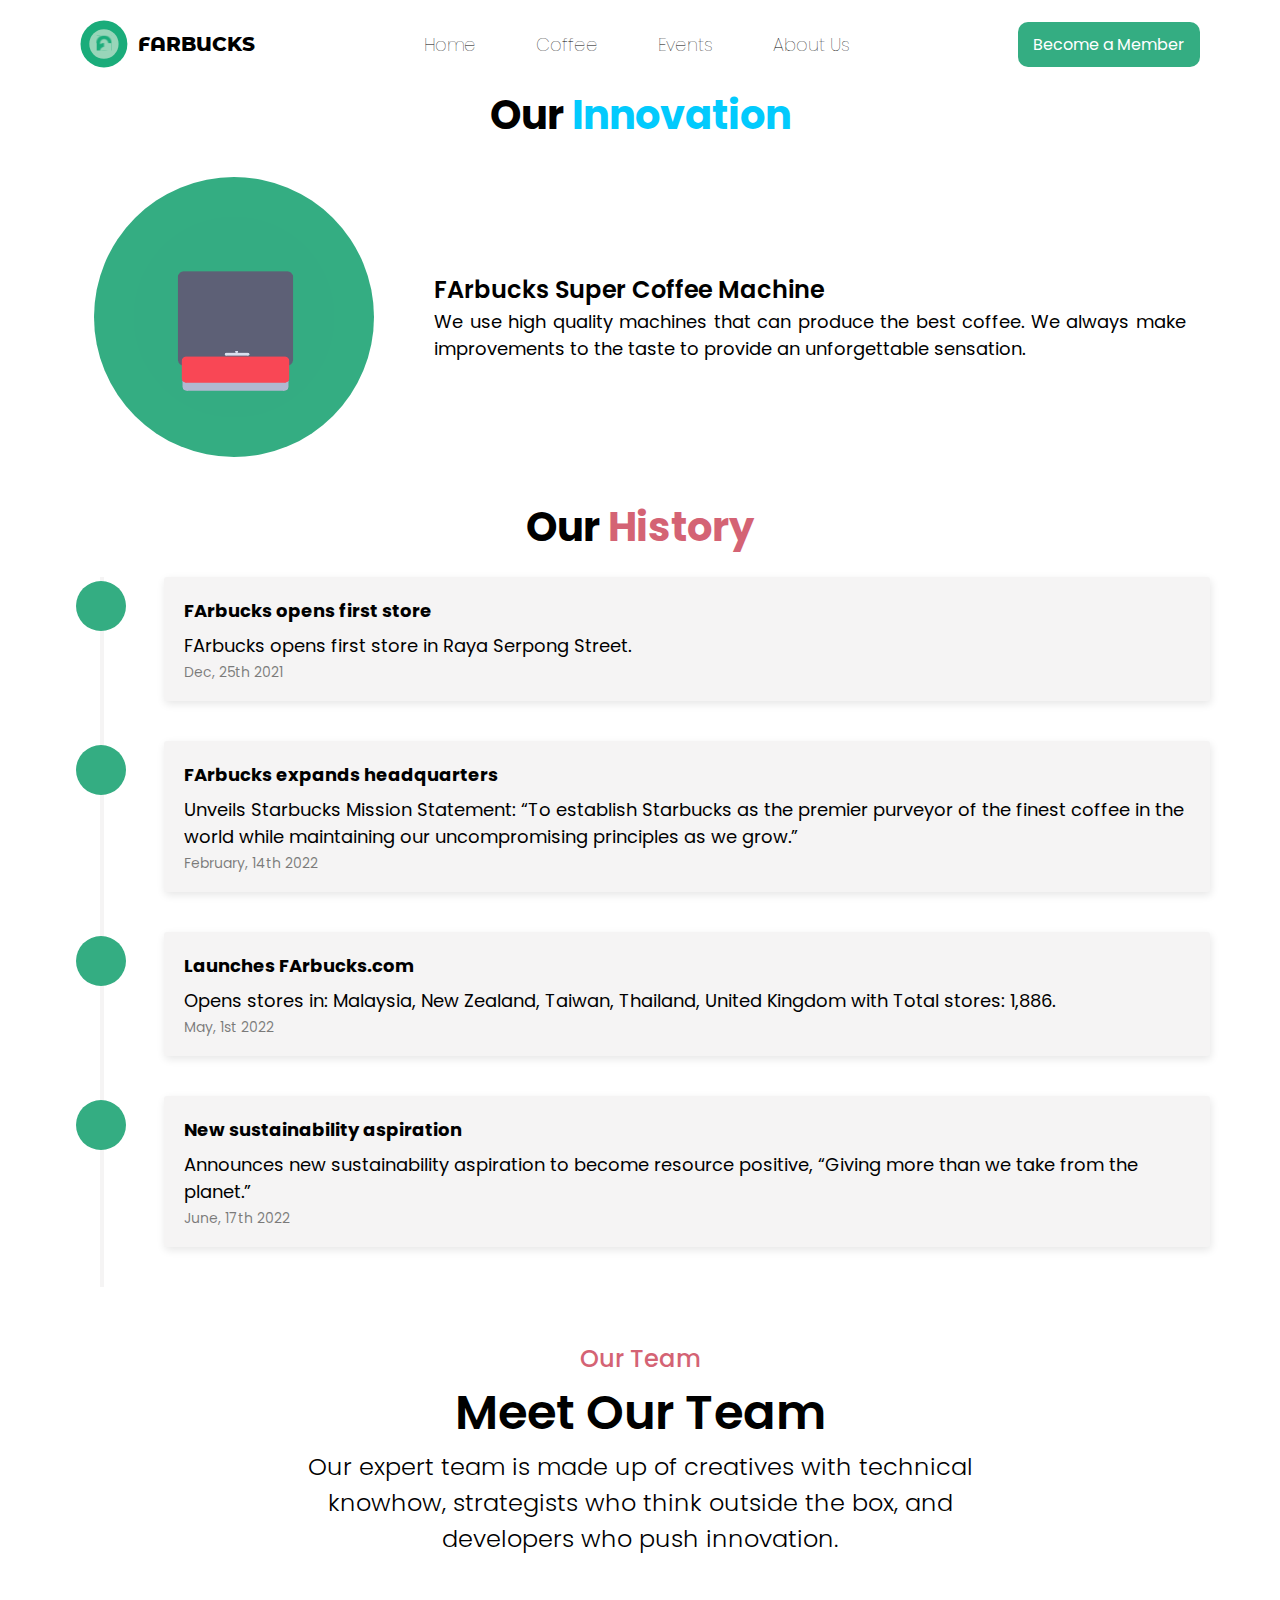
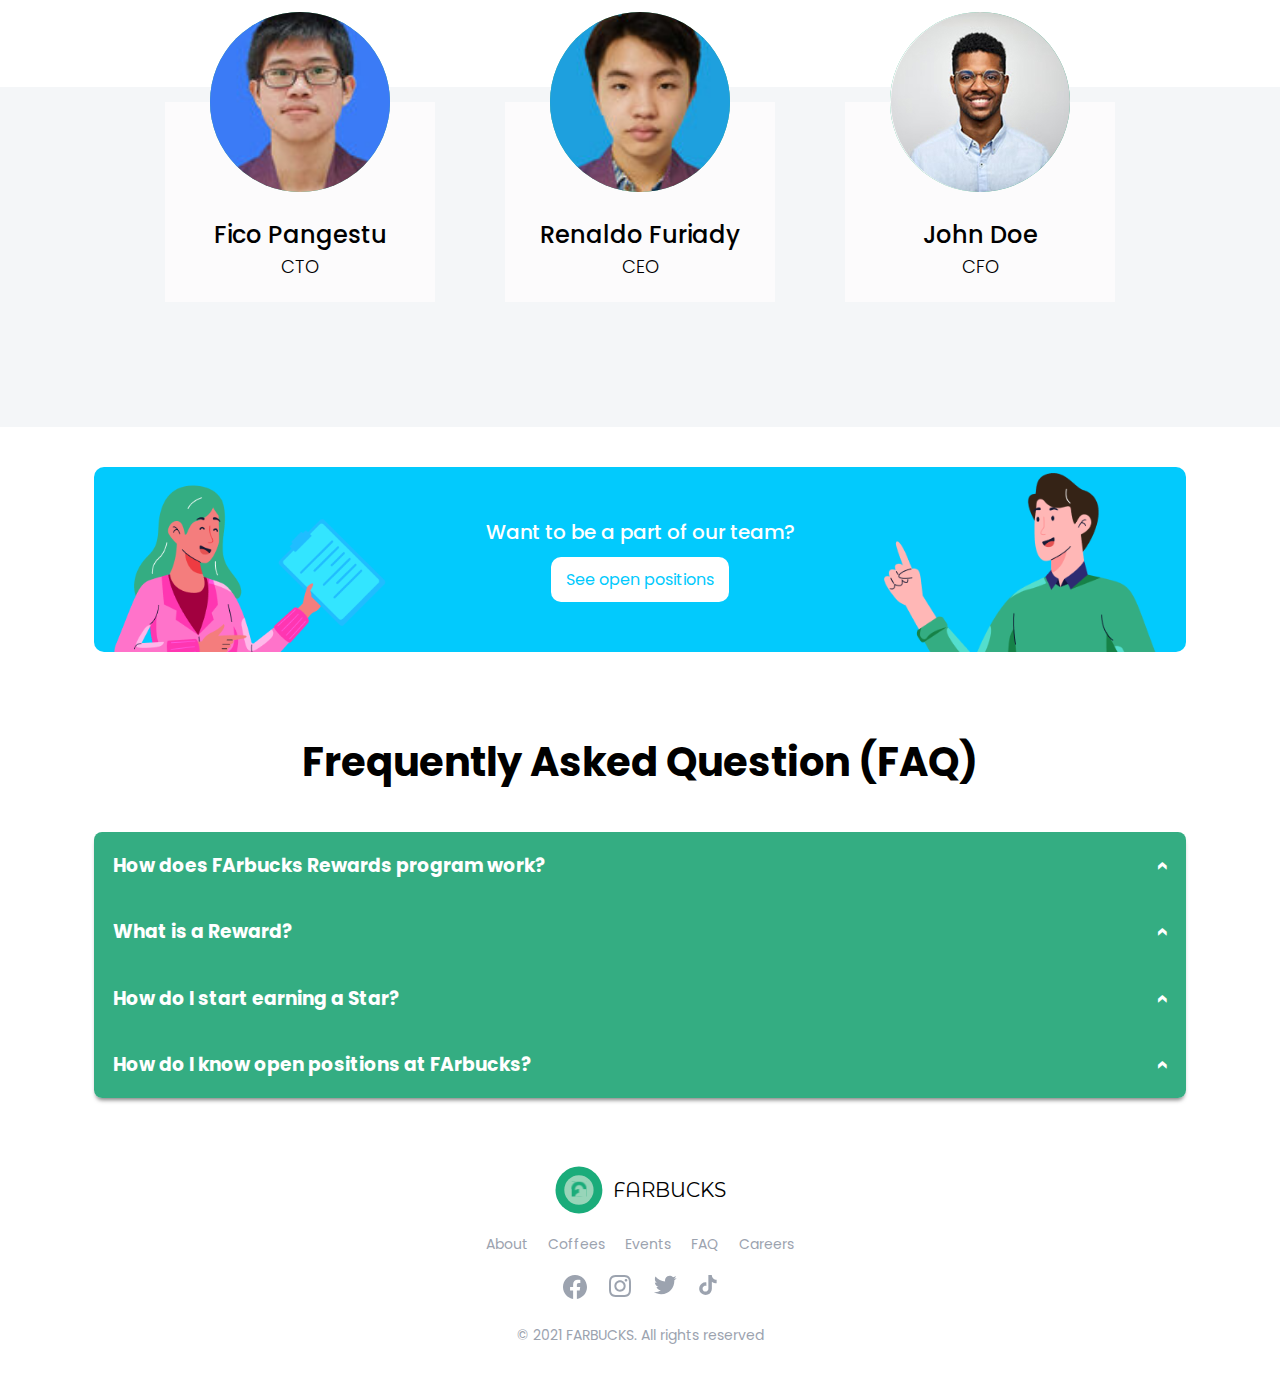
<file: about.html>
<!DOCTYPE html>
<html lang="en">

<head>
  <meta charset="UTF-8" />
  <meta http-equiv="X-UA-Compatible" content="IE=edge" />
  <meta name="viewport" content="width=device-width, initial-scale=1.0" />
  <title>FArbucks - About us</title>

  <link rel="apple-touch-icon" sizes="180x180" href="./assets/manifest/apple-touch-icon.png" />
  <link rel="icon" type="image/png" sizes="32x32" href="./assets/manifest/favicon-32x32.png" />
  <link rel="icon" type="image/png" sizes="16x16" href="./assets/manifest/favicon-16x16.png" />
  <link rel="manifest" href="./assets/manifest/site.webmanifest" />

  <link rel="stylesheet" href="./css/base.css" />
  <link rel="stylesheet" href="./css/about.css" />
</head>

<body>
  <nav>
    <div class="logo">
      <a href="index.html"><img src="./assets/logo.svg" alt="logo" />
        FARBUCKS
      </a>
    </div>
    <input type="checkbox" id="toggler" />
    <label for="toggler">☰</label>
    <div class="menu">
      <ul class="list">
        <li class="item"><a href="index.html">Home</a></li>
        <li class="item"><a href="coffees.html">Coffee</a></li>
        <li class="item"><a href="events.html">Events</a></li>
        <li class="item"><a href="about.html">About Us</a></li>
      </ul>
    </div>
    <a href="register.html" class="btn btn-primary">Become a Member</a>
  </nav>

  <main>
    <section class="innovation-wrapper bg-white">
      <h2 class="container">
        Our <span class="highlight-blue">Innovation</span>
      </h2>
      <div class="invention_container container">
        <div class="invention_logo">
          <img src="./assets/gif/animation_200_l3pe60jd.gif" alt="" />
        </div>
        <div class="invention_desc">
          <div class="invention_title">FArbucks Super Coffee Machine</div>
          <p>
            We use high quality machines that can produce the best coffee. We
            always make improvements to the taste to provide an unforgettable
            sensation.
          </p>
        </div>
      </div>
    </section>

    <section class="history-wrapper bg-white">
      <div class="container">
        <h2>Our <span class="highlight-red">History</span></h2>

        <div class="timeline">
          <div class="timeline-container">
            <div class="timeline-dot"></div>
            <div class="timeline-body">
              <h4 class="timeline-title">FArbucks opens first store</h4>
              <p>FArbucks opens first store in Raya Serpong Street.</p>
              <p class="timeline-date">Dec, 25th 2021</p>
            </div>
          </div>

          <div class="timeline-container">
            <div class="timeline-dot"></div>
            <div class="timeline-body">
              <h4 class="timeline-title">FArbucks expands headquarters</h4>
              <p>
                Unveils Starbucks Mission Statement: “To establish Starbucks
                as the premier purveyor of the finest coffee in the world
                while maintaining our uncompromising principles as we grow.”
              </p>
              <p class="timeline-date">February, 14th 2022</p>
            </div>
          </div>
          <div class="timeline-container">
            <div class="timeline-dot"></div>
            <div class="timeline-body">
              <h4 class="timeline-title">Launches FArbucks.com</h4>
              <p>
                Opens stores in: Malaysia, New Zealand, Taiwan, Thailand,
                United Kingdom with Total stores: 1,886.
              </p>
              <p class="timeline-date">May, 1st 2022</p>
            </div>
          </div>
          <div class="timeline-container">
            <div class="timeline-dot"></div>
            <div class="timeline-body">
              <h4 class="timeline-title">New sustainability aspiration</h4>
              <p>
                Announces new sustainability aspiration to become resource
                positive, “Giving more than we take from the planet.”
              </p>
              <p class="timeline-date">June, 17th 2022</p>
            </div>
          </div>
        </div>
      </div>
    </section>

    <section class="team-wrapper bg-white">
      <h3 class="subtitle"><span class="highlight-red">Our Team</span></h3>
      <h2 class="title">Meet Our Team</h2>
      <h3 class="title_desc">
        Our expert team is made up of creatives with technical knowhow,
        strategists who think outside the box, and developers who push
        innovation.
      </h3>
      <div class="profile_container container">
        <div class="profile">
          <img class="photo_container" src="./assets/img/profile1.jpg" alt="" />
          <div class="name">Fico Pangestu</div>
          CTO
          <span class="profile_wrapper"></span>
        </div>
        <div class="profile">
          <img class="photo_container" src="./assets/img/profile2.jpg" alt="" />
          <div class="name">Renaldo Furiady</div>
          CEO
          <span class="profile_wrapper"></span>
        </div>
        <div class="profile">
          <img class="photo_container" src="./assets/img/profile3.jpg" alt="" />
          <div class="name">John Doe</div>
          CFO
          <span class="profile_wrapper"></span>
        </div>
      </div>
      <span class="team-wrapper-2"></span>
    </section>

    <section class="banner-wrapper bg-white">
      <div class="container">
        <div class="banner">
          <div class="content">
            <div class="text">Want to be a part of our team?</div>
            <a href="#faq" class="btn btn-white-blue">See open positions</a>
          </div>

          <svg class="left" width="272" height="183" viewBox="0 0 272 183" fill="none"
            xmlns="http://www.w3.org/2000/svg" xmlns:xlink="http://www.w3.org/1999/xlink">
            <rect width="272" height="555" transform="matrix(-1 0 0 1 272 0)" fill="url(#pattern0)" />
            <defs>
              <pattern id="pattern0" patternContentUnits="objectBoundingBox" width="1" height="1">
                <use xlink:href="#image0_87_3567" transform="scale(0.00273224 0.00133904)" />
              </pattern>
              <image id="image0_87_3567" width="366" height="747"
                xlink:href="[data-uri]" />
            </defs>
          </svg>

          <svg class="right" width="282" height="183" viewBox="0 0 282 183" fill="none"
            xmlns="http://www.w3.org/2000/svg" xmlns:xlink="http://www.w3.org/1999/xlink">
            <rect width="282" height="601" fill="url(#pattern1)" />
            <defs>
              <pattern id="pattern1" patternContentUnits="objectBoundingBox" width="1" height="1">
                <use xlink:href="#image0_87_3568" transform="scale(0.00284921 0.0013369)" />
              </pattern>
              <image id="image0_87_3568" width="351" height="748"
                xlink:href="[data-uri]" />
            </defs>
          </svg>
        </div>
      </div>
    </section>

    <section id="faq" class="faq-wrapper bg-white">
      <div class="container">
        <h2>Frequently Asked Question (FAQ)</h2>
        <div class="accordions">
          <div class="accordion">
            <h3 class="accordion-title">
              How does FArbucks Rewards program work?
            </h3>
            <div class="accordion-content">
              You automatically join the FArbucks Rewards program after you
              make an account and your FArbucks Card is registered. In this
              program there are 2 tiers: Green Tier – You get this status
              automatically after you register. Gold Tier – You get this
              status automatically after you’ve earned 300 Stars in 1 year
              period since you earned your first Star. To maintain your Gold
              status, you need to earn another 300 Stars in the following
              year.
            </div>
          </div>
          <div class="accordion">
            <h3 class="accordion-title">What is a Reward?</h3>
            <div class="accordion-content">
              Reward – For every 100 Stars you collect, you’ll receive 1
              Reward. Reward may be redeemed for 1 beverage (up to Grande
              size)/ food).
            </div>
          </div>
          <div class="accordion">
            <h3 class="accordion-title">How do I start earning a Star?</h3>
            <div class="accordion-content">
              Simply pay with your registered FArbucks Card or from FArbucks
              mobile app every time you purchase in any FArbucks locations.
            </div>
          </div>
          <div class="accordion">
            <h3 class="accordion-title">
              How do I know open positions at FArbucks?
            </h3>
            <div class="accordion-content">
              Follow our social media to know about open positions.
            </div>
          </div>
        </div>
      </div>
    </section>
  </main>

  <footer>
    <div class="logo">
      <a href="index.html"><img src="./assets/logo.svg" alt="logo" />
        FARBUCKS
      </a>
    </div>
    <div class="link">
      <ul class="list">
        <li class="item"><a href="about.html">About</a></li>
        <li class="item"><a href="coffees.html">Coffees</a></li>
        <li class="item"><a href="events.html">Events</a></li>
        <li class="item"><a href="about.html#faq">FAQ</a></li>
        <li class="item"><a href="about.html#faq">Careers</a></li>
      </ul>
    </div>
    <div class="social">
      <a href="https://www.facebook.com/Starbucks/">
        <img src="./assets/svg/icon_facebook.svg" alt="facebook" />
      </a>
      <a href="https://www.instagram.com/starbucks/">
        <img src="./assets/svg/icon_instagram.svg" alt="instagram" />
      </a>
      <a href="https://twitter.com/starbucks/"><img src="./assets/svg/icon_twitter.svg" alt="twitter" />
      </a>
      <a href="https://tiktok.com"><img src="./assets/svg/icon_tiktok.svg" alt="tiktok" />
      </a>
    </div>
    <p class="copyright">© 2021 FARBUCKS. All rights reserved</p>
  </footer>

  <script src="./js/about.js"></script>
</body>

</html>
</file>
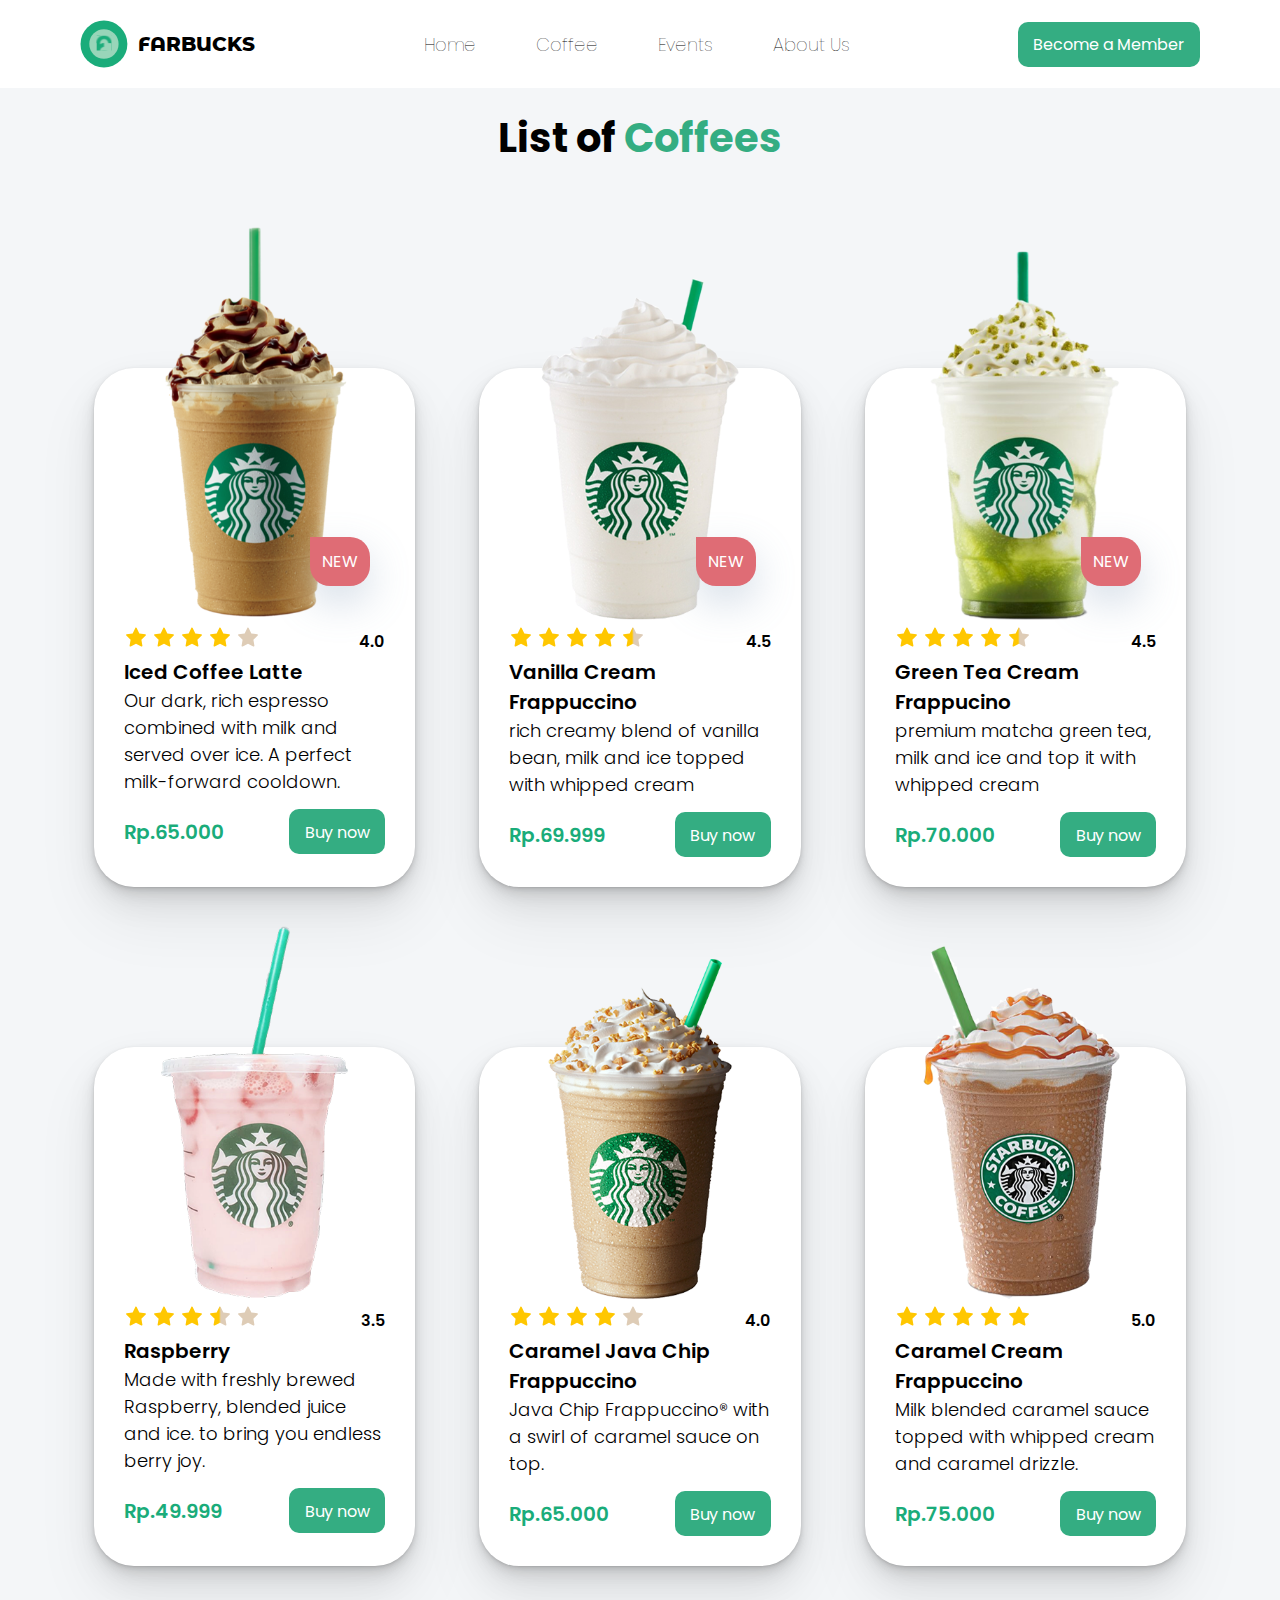
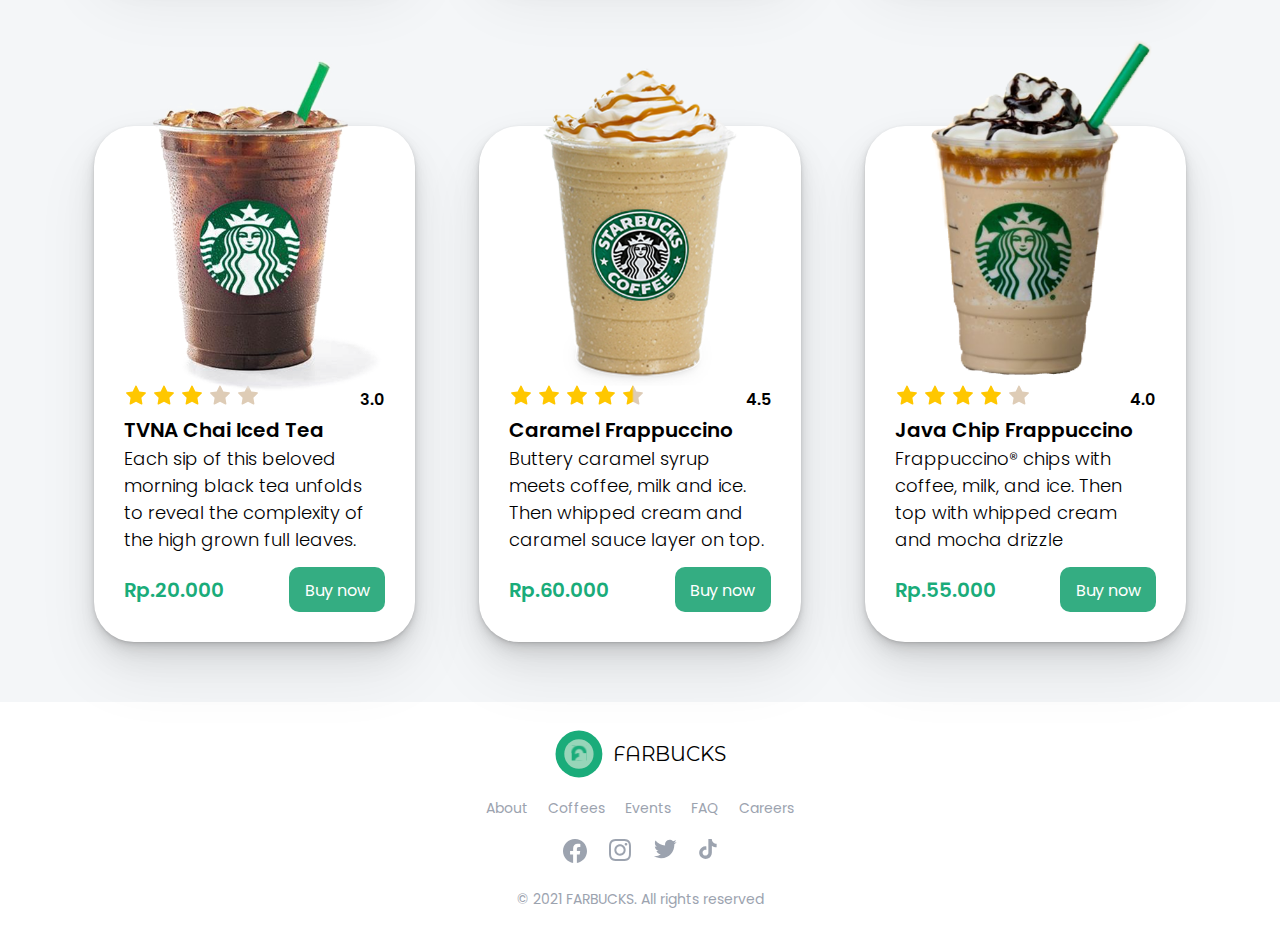
<file: coffees.html>
<!DOCTYPE html>
<html lang="en">

<head>
  <meta charset="UTF-8" />
  <meta http-equiv="X-UA-Compatible" content="IE=edge" />
  <meta name="viewport" content="width=device-width, initial-scale=1.0" />
  <title>FArbucks - Coffee</title>

  <link rel="apple-touch-icon" sizes="180x180" href="./assets/manifest/apple-touch-icon.png" />
  <link rel="icon" type="image/png" sizes="32x32" href="./assets/manifest/favicon-32x32.png" />
  <link rel="icon" type="image/png" sizes="16x16" href="./assets/manifest/favicon-16x16.png" />
  <link rel="manifest" href="./assets/manifest/site.webmanifest" />

  <link rel="stylesheet" href="./css/base.css" />
  <link rel="stylesheet" href="./css/coffees.css" />
</head>

<body>
  <nav>
    <div class="logo">
      <a href="index.html"><img src="./assets/logo.svg" alt="logo" />
        FARBUCKS
      </a>
    </div>
    <input type="checkbox" id="toggler" />
    <label for="toggler">☰</label>
    <div class="menu">
      <ul class="list">
        <li class="item"><a href="index.html">Home</a></li>
        <li class="item"><a href="coffees.html">Coffee</a></li>
        <li class="item"><a href="events.html">Events</a></li>
        <li class="item"><a href="about.html">About Us</a></li>
      </ul>
    </div>
    <a href="register.html" class="btn btn-primary">Become a Member</a>
  </nav>

  <main class="container product-wrapper">
    <h1>
      List of
      <span class="highlight">Coffees</span>
    </h1>

    <div id="product_container" class="product_card__container">
      <div class="product_card">
        <div class="product-image">
          <img src="./assets/img/coffee/1.png" alt="" />
          <div class="new">NEW</div>
        </div>
        <div class="rating">
          <div class="stars">
            <img src="./assets/svg/star-active.svg" alt="" />
            <img src="./assets/svg/star-active.svg" alt="" />
            <img src="./assets/svg/star-active.svg" alt="" />
            <img src="./assets/svg/star-active.svg" alt="" />
            <img src="./assets/svg/star.svg" alt="" />
          </div>
          <div class="score">4.0</div>
        </div>
        <h3 class="name">Iced Coffee Latte</h3>
        <div class="description">
          Our dark, rich espresso combined with milk and served over ice. A
          perfect milk-forward cooldown.
        </div>
        <div class="detail">
          <div class="price">Rp.65.000</div>
          <button class="btn btn-primary btn-buy">
            <span class="text">Buy now</span>
            <span class="icon">✔</span>
          </button>
        </div>
      </div>
      <div class="product_card">
        <div class="product-image">
          <img src="./assets/img/coffee/7.png" alt="" />
          <div class="new">NEW</div>
        </div>
        <div class="rating">
          <div class="stars">
            <img src="./assets/svg/star-active.svg" alt="" />
            <img src="./assets/svg/star-active.svg" alt="" />
            <img src="./assets/svg/star-active.svg" alt="" />
            <img src="./assets/svg/star-active.svg" alt="" />
            <img src="./assets/svg/star-half.svg" alt="" />
          </div>
          <div class="score">4.5</div>
        </div>
        <h3 class="name">Vanilla Cream Frappuccino</h3>
        <div class="description">
          rich creamy blend of vanilla bean, milk and ice topped with whipped
          cream
        </div>
        <div class="detail">
          <div class="price">Rp.69.999</div>
          <button class="btn btn-primary btn-buy">
            <span class="text">Buy now</span>
            <span class="icon">✔</span>
          </button>
        </div>
      </div>
      <div class="product_card">
        <div class="product-image">
          <img src="./assets/img/coffee/8.png" alt="" />
          <div class="new">NEW</div>
        </div>
        <div class="rating">
          <div class="stars">
            <img src="./assets/svg/star-active.svg" alt="" />
            <img src="./assets/svg/star-active.svg" alt="" />
            <img src="./assets/svg/star-active.svg" alt="" />
            <img src="./assets/svg/star-active.svg" alt="" />
            <img src="./assets/svg/star-half.svg" alt="" />
          </div>
          <div class="score">4.5</div>
        </div>
        <h3 class="name">Green Tea Cream Frappucino</h3>
        <div class="description">
          premium matcha green tea, milk and ice and top it with whipped cream
        </div>
        <div class="detail">
          <div class="price">Rp.70.000</div>
          <button class="btn btn-primary btn-buy">
            <span class="text">Buy now</span>
            <span class="icon">✔</span>
          </button>
        </div>
      </div>
      <div class="product_card">
        <div class="product-image">
          <img src="./assets/img/coffee/4.png" alt="" />
        </div>
        <div class="rating">
          <div class="stars">
            <img src="./assets/svg/star-active.svg" alt="" />
            <img src="./assets/svg/star-active.svg" alt="" />
            <img src="./assets/svg/star-active.svg" alt="" />
            <img src="./assets/svg/star-half.svg" alt="" />
            <img src="./assets/svg/star.svg" alt="" />
          </div>
          <div class="score">3.5</div>
        </div>
        <h3 class="name">Raspberry</h3>
        <div class="description">
          Made with freshly brewed Raspberry, blended juice and ice. to bring
          you endless berry joy.
        </div>
        <div class="detail">
          <div class="price">Rp.49.999</div>
          <button class="btn btn-primary btn-buy">
            <span class="text">Buy now</span>
            <span class="icon">✔</span>
          </button>
        </div>
      </div>
      <div class="product_card">
        <div class="product-image">
          <img src="./assets/img/coffee/5.png" alt="" />
        </div>
        <div class="rating">
          <div class="stars">
            <img src="./assets/svg/star-active.svg" alt="" />
            <img src="./assets/svg/star-active.svg" alt="" />
            <img src="./assets/svg/star-active.svg" alt="" />
            <img src="./assets/svg/star-active.svg" alt="" />
            <img src="./assets/svg/star.svg" alt="" />
          </div>
          <div class="score">4.0</div>
        </div>
        <h3 class="name">Caramel Java Chip Frappuccino</h3>
        <div class="description">
          Java Chip Frappuccino® with a swirl of caramel sauce on top.
        </div>
        <div class="detail">
          <div class="price">Rp.65.000</div>
          <button class="btn btn-primary btn-buy">
            <span class="text">Buy now</span>
            <span class="icon">✔</span>
          </button>
        </div>
      </div>
      <div class="product_card">
        <div class="product-image">
          <img src="./assets/img/coffee/6.png" alt="" />
        </div>
        <div class="rating">
          <div class="stars">
            <img src="./assets/svg/star-active.svg" alt="" />
            <img src="./assets/svg/star-active.svg" alt="" />
            <img src="./assets/svg/star-active.svg" alt="" />
            <img src="./assets/svg/star-active.svg" alt="" />
            <img src="./assets/svg/star-active.svg" alt="" />
          </div>
          <div class="score">5.0</div>
        </div>
        <h3 class="name">Caramel Cream Frappuccino</h3>
        <div class="description">
          Milk blended caramel sauce topped with whipped cream and caramel
          drizzle.
        </div>
        <div class="detail">
          <div class="price">Rp.75.000</div>
          <button class="btn btn-primary btn-buy">
            <span class="text">Buy now</span>
            <span class="icon">✔</span>
          </button>
        </div>
      </div>
      <div class="product_card">
        <div class="product-image">
          <img src="./assets/img/coffee/9.png" alt="" />
        </div>
        <div class="rating">
          <div class="stars">
            <img src="./assets/svg/star-active.svg" alt="" />
            <img src="./assets/svg/star-active.svg" alt="" />
            <img src="./assets/svg/star-active.svg" alt="" />
            <img src="./assets/svg/star.svg" alt="" />
            <img src="./assets/svg/star.svg" alt="" />
          </div>
          <div class="score">3.0</div>
        </div>
        <h3 class="name">TVNA Chai Iced Tea</h3>
        <div class="description">
          Each sip of this beloved morning black tea unfolds to reveal the
          complexity of the high grown full leaves.
        </div>
        <div class="detail">
          <div class="price">Rp.20.000</div>
          <button class="btn btn-primary btn-buy">
            <span class="text">Buy now</span>
            <span class="icon">✔</span>
          </button>
        </div>
      </div>
      <div class="product_card">
        <div class="product-image">
          <img src="./assets/img/coffee/2.png" alt="" />
        </div>
        <div class="rating">
          <div class="stars">
            <img src="./assets/svg/star-active.svg" alt="" />
            <img src="./assets/svg/star-active.svg" alt="" />
            <img src="./assets/svg/star-active.svg" alt="" />
            <img src="./assets/svg/star-active.svg" alt="" />
            <img src="./assets/svg/star-half.svg" alt="" />
          </div>
          <div class="score">4.5</div>
        </div>
        <h3 class="name">Caramel Frappuccino</h3>
        <div class="description">
          Buttery caramel syrup meets coffee, milk and ice. Then whipped cream
          and caramel sauce layer on top.
        </div>
        <div class="detail">
          <div class="price">Rp.60.000</div>
          <button class="btn btn-primary btn-buy">
            <span class="text">Buy now</span>
            <span class="icon">✔</span>
          </button>
        </div>
      </div>
      <div class="product_card">
        <div class="product-image">
          <img src="./assets/img/coffee/3.png" alt="" />
        </div>
        <div class="rating">
          <div class="stars">
            <img src="./assets/svg/star-active.svg" alt="" />
            <img src="./assets/svg/star-active.svg" alt="" />
            <img src="./assets/svg/star-active.svg" alt="" />
            <img src="./assets/svg/star-active.svg" alt="" />
            <img src="./assets/svg/star.svg" alt="" />
          </div>
          <div class="score">4.0</div>
        </div>
        <h3 class="name">Java Chip Frappuccino</h3>
        <div class="description">
          Frappuccino® chips with coffee, milk, and ice. Then top with whipped
          cream and mocha drizzle
        </div>
        <div class="detail">
          <div class="price">Rp.55.000</div>
          <button class="btn btn-primary btn-buy">
            <span class="text">Buy now</span>
            <span class="icon">✔</span>
          </button>
        </div>
      </div>
    </div>
  </main>

  <footer>
    <div class="logo">
      <a href="index.html"><img src="./assets/logo.svg" alt="logo" />
        FARBUCKS
      </a>
    </div>
    <div class="link">
      <ul class="list">
        <li class="item"><a href="about.html">About</a></li>
        <li class="item"><a href="coffees.html">Coffees</a></li>
        <li class="item"><a href="events.html">Events</a></li>
        <li class="item"><a href="about.html#faq">FAQ</a></li>
        <li class="item"><a href="about.html#faq">Careers</a></li>
      </ul>
    </div>
    <div class="social">
      <a href="https://www.facebook.com/Starbucks/">
        <img src="./assets/svg/icon_facebook.svg" alt="facebook" />
      </a>
      <a href="https://www.instagram.com/starbucks/">
        <img src="./assets/svg/icon_instagram.svg" alt="instagram" />
      </a>
      <a href="https://twitter.com/starbucks/"><img src="./assets/svg/icon_twitter.svg" alt="twitter" />
      </a>
      <a href="https://tiktok.com"><img src="./assets/svg/icon_tiktok.svg" alt="tiktok" />
      </a>
    </div>
    <p class="copyright">© 2021 FARBUCKS. All rights reserved</p>
  </footer>
</body>

</html>
</file>
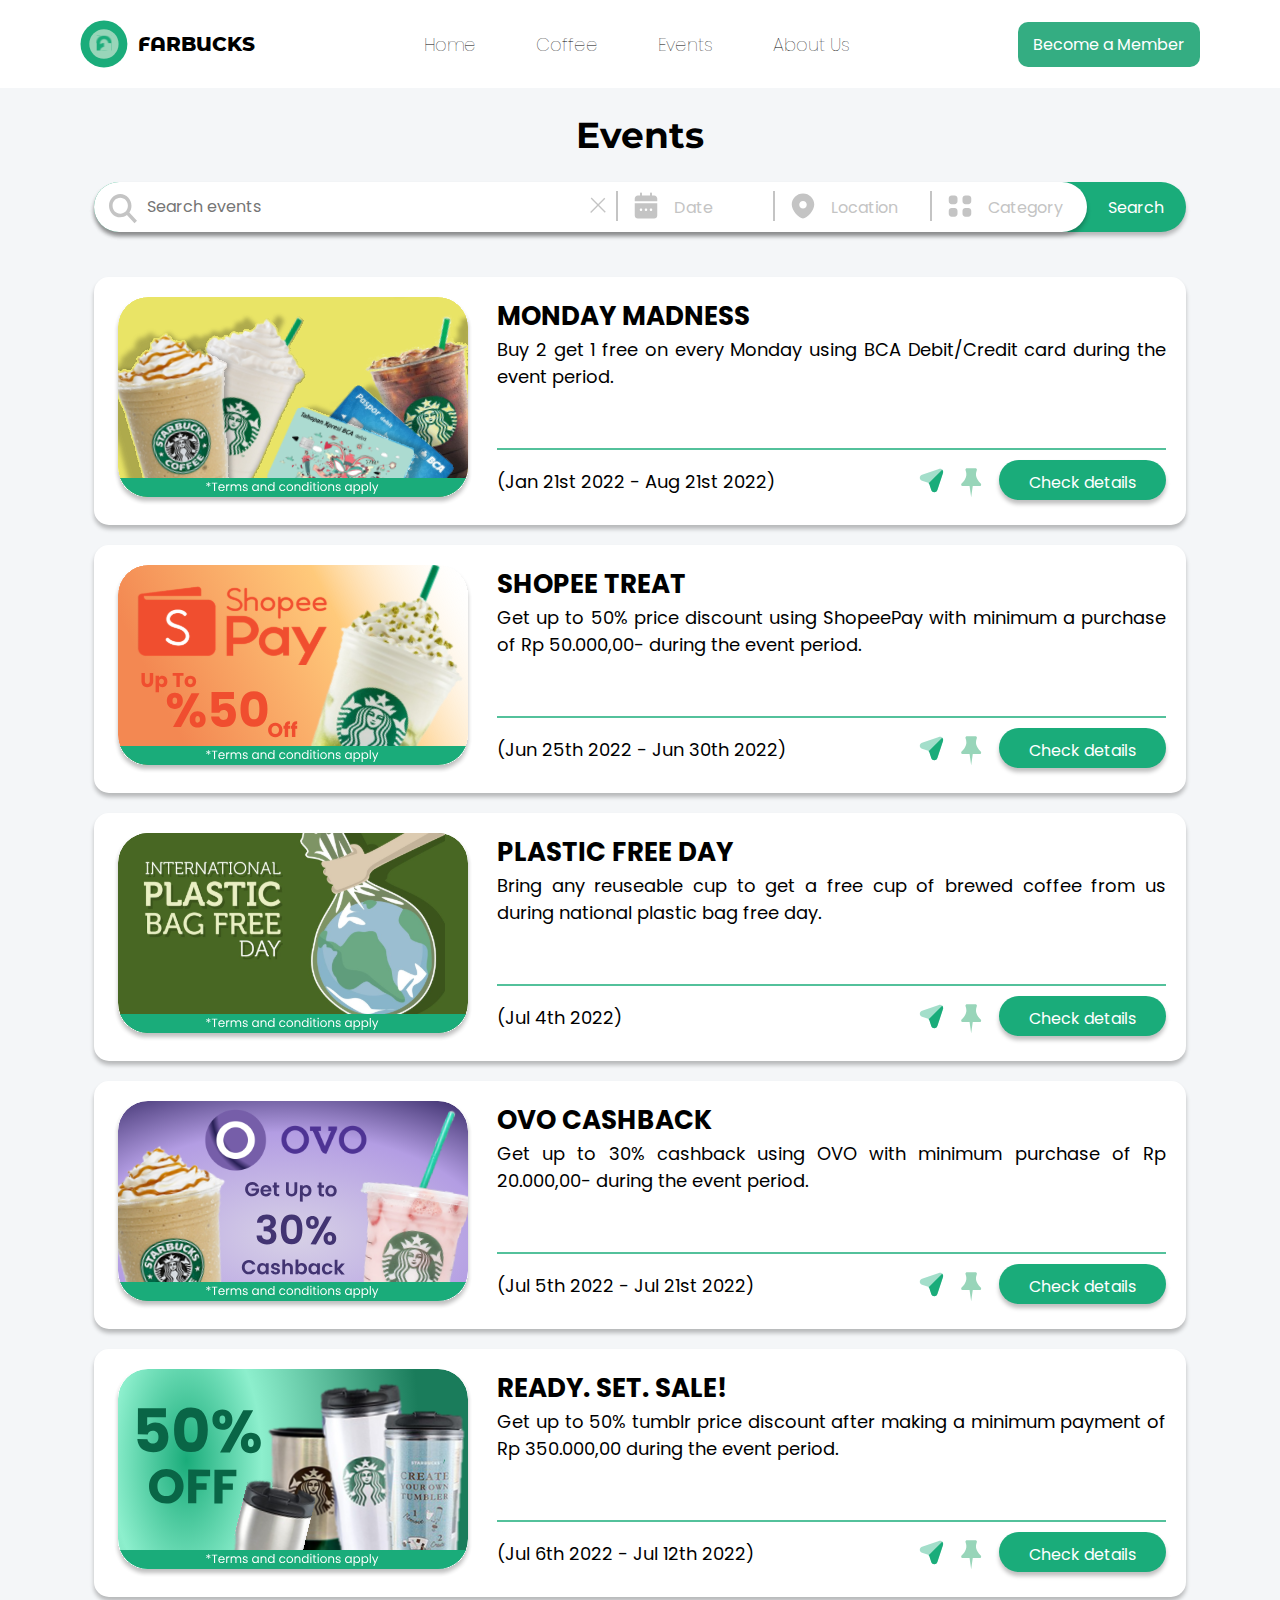
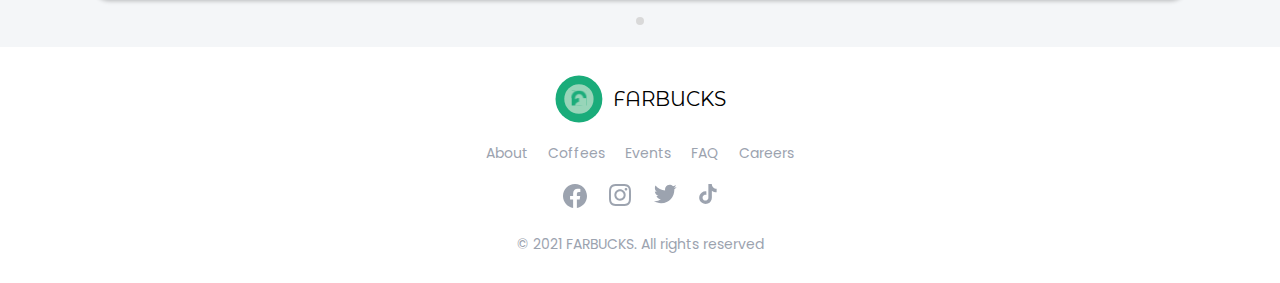
<file: events.html>
<!DOCTYPE html>
<html lang="en">

<head>
  <meta charset="UTF-8" />
  <meta http-equiv="X-UA-Compatible" content="IE=edge" />
  <meta name="viewport" content="width=device-width, initial-scale=1.0" />
  <title>FArbucks - Events</title>

  <link rel="apple-touch-icon" sizes="180x180" href="./assets/manifest/apple-touch-icon.png" />
  <link rel="icon" type="image/png" sizes="32x32" href="./assets/manifest/favicon-32x32.png" />
  <link rel="icon" type="image/png" sizes="16x16" href="./assets/manifest/favicon-16x16.png" />
  <link rel="manifest" href="./assets/manifest/site.webmanifest" />

  <link rel="stylesheet" href="./css/base.css" />
  <link rel="stylesheet" href="./css/events.css" />
</head>

<body>
  <nav>
    <div class="logo">
      <a href="index.html"><img src="./assets/logo.svg" alt="logo" />
        FARBUCKS
      </a>
    </div>
    <input type="checkbox" id="toggler" />
    <label for="toggler">☰</label>
    <div class="menu">
      <ul class="list">
        <li class="item"><a href="index.html">Home</a></li>
        <li class="item"><a href="coffees.html">Coffee</a></li>
        <li class="item"><a href="events.html">Events</a></li>
        <li class="item"><a href="about.html">About Us</a></li>
      </ul>
    </div>
    <a href="register.html" class="btn btn-primary">Become a Member</a>
  </nav>

  <main class="container">
    <div class="events">Events</div>

    <div class="searchcontainer">
      <div class="searchbar">
        <div class="search-menu-container">
          <a href="#" class="lens"><img src="./assets/svg/icon_lens.svg" alt="lens" /></a>
          <input type="text" class="searchform" id="search_form" placeholder="Search events" />
          <a href="#" class="close"><img src="./assets/svg/icon_cross.svg" /></a>
        </div>
        <div class="search-menu-container">
          <a href="#" class="menu-content"><img src="./assets/svg/line.svg" /></a>
          <a href="#" class="menu-content"><img src="./assets/svg/icon_calendar.svg" alt="calendar" /></a>
          <a href="#" class="menu-text-button">Date</a>
        </div>
        <div class="search-menu-container">
          <a href="#" class="menu-content"><img src="./assets/svg/line.svg" /></a>
          <a href="#" class="menu-content"><img src="./assets/svg/icon_location.svg" alt="location" /></a>
          <a href="#" class="menu-text-button">Location</a>
        </div>
        <div class="search-menu-container">
          <a href="#" class="menu-content"><img src="./assets/svg/line.svg" /></a>
          <a href="#" class="menu-content"><img src="./assets/svg/icon_category.svg" alt="category" /></a>
          <a href="#" class="menu-text-button">Category</a>
        </div>
      </div>
      <div class="search-button">
        <a href="#">Search</a>
      </div>
    </div>

    <div class="all_event_container">
      <div class="event_container">
        <a href="#" class="event_pic"><img src="./assets/svg/event_1.svg" /></a>
        <div class="desc_container">
          <p class="event_title">MONDAY MADNESS</p>
          <p class="event_desc">
            Buy 2 get 1 free on every Monday using BCA Debit/Credit card
            during the event period.
          </p>
          <a href="#" class="event_line"><img src="./assets/svg/green_line.svg" /></a>
          <div class="event_detail">
            <p class="event_date">(Jan 21st 2022 - Aug 21st 2022)</p>
            <div class="event_detail_action">
              <a href="#" class="event_icon"><img src="./assets/svg/icon_share.svg" /></a>
              <a href="#" class="pin_icon"><img src="./assets/svg/icon_pin.svg" /></a>
              <a href="#detail-modal" class="details_button">Check details</a>
            </div>
          </div>
        </div>
      </div>
      <div class="event_container">
        <a href="#" class="event_pic"><img src="./assets/svg/event_2.svg" /></a>
        <div class="desc_container">
          <p class="event_title">SHOPEE TREAT</p>
          <p class="event_desc">
            Get up to 50% price discount using ShopeePay with minimum a
            purchase of Rp 50.000,00- during the event period.
          </p>
          <a href="#" class="event_line"><img src="./assets/svg/green_line.svg" /></a>
          <div class="event_detail">
            <p class="event_date">(Jun 25th 2022 - Jun 30th 2022)</p>
            <div class="event_detail_action">
              <a href="#" class="event_icon"><img src="./assets/svg/icon_share.svg" /></a>
              <a href="#" class="pin_icon"><img src="./assets/svg/icon_pin.svg" /></a>
              <a href="#detail-modal" class="details_button">Check details</a>
            </div>
          </div>
        </div>
      </div>
      <div class="event_container">
        <a href="#" class="event_pic"><img src="./assets/svg/event_3.svg" /></a>
        <div class="desc_container">
          <p class="event_title">PLASTIC FREE DAY</p>
          <p class="event_desc">
            Bring any reuseable cup to get a free cup of brewed coffee from us
            during national plastic bag free day.
          </p>
          <a href="#" class="event_line"><img src="./assets/svg/green_line.svg" /></a>
          <div class="event_detail">
            <p class="event_date">(Jul 4th 2022)</p>
            <div class="event_detail_action">
              <a href="#" class="event_icon"><img src="./assets/svg/icon_share.svg" /></a>
              <a href="#" class="pin_icon"><img src="./assets/svg/icon_pin.svg" /></a>
              <a href="#detail-modal" class="details_button">Check details</a>
            </div>
          </div>
        </div>
      </div>
      <div class="event_container">
        <a href="#" class="event_pic"><img src="./assets/svg/event_4.svg" /></a>
        <div class="desc_container">
          <p class="event_title">OVO CASHBACK</p>
          <p class="event_desc">
            Get up to 30% cashback using OVO with minimum purchase of Rp
            20.000,00- during the event period.
          </p>
          <a href="#" class="event_line"><img src="./assets/svg/green_line.svg" /></a>
          <div class="event_detail">
            <p class="event_date">(Jul 5th 2022 - Jul 21st 2022)</p>
            <div class="event_detail_action">
              <a href="#" class="event_icon"><img src="./assets/svg/icon_share.svg" /></a>
              <a href="#" class="pin_icon"><img src="./assets/svg/icon_pin.svg" /></a>
              <a href="#detail-modal" class="details_button">Check details</a>
            </div>
          </div>
        </div>
      </div>
      <div class="event_container">
        <a href="#" class="event_pic"><img src="./assets/svg/event_5.svg" /></a>
        <div class="desc_container">
          <p class="event_title">READY. SET. SALE!</p>
          <p class="event_desc">
            Get up to 50% tumblr price discount after making a minimum payment
            of Rp 350.000,00 during the event period.
          </p>
          <a href="#" class="event_line"><img src="./assets/svg/green_line.svg" /></a>
          <div class="event_detail">
            <p class="event_date">(Jul 6th 2022 - Jul 12th 2022)</p>
            <div class="event_detail_action">
              <a href="#" class="event_icon"><img src="./assets/svg/icon_share.svg" /></a>
              <a href="#" class="pin_icon"><img src="./assets/svg/icon_pin.svg" /></a>
              <a href="#detail-modal" class="details_button">Check details</a>
            </div>
          </div>
        </div>
      </div>
      <div class="end_event"><img src="./assets/svg/icon_dot.svg" /></div>
    </div>
  </main>

  <div id="detail-modal" class="modal">
    <div class="modal_content">
      <h3>Terms and conditions:</h3>

      <ul>
        <li>Valid for all Starbucks Rewards active members.</li>
        <li>
          1 Reward of <b>30% off on selected beverage</b> will be added to
          members’ account after make any transaction.
        </li>
        <li>
          Any FREE Reward redemption (conversion of 100 Stars), activation /
          Starbucks Card top-up does not count as a transaction.
        </li>
        <li>
          The Reward is valid for 3 x 24 hours since issued and can only be
          redeemed for
          <b>1 Cocoa Cloud Macchiato / Salted Caramel Cloud
            Macchiato&nbsp;(max. Venti size).
          </b>
        </li>
        <li><b>Valid while stocks last. </b></li>
        <li>Cannot be combined with any other promotion.</li>
        <li>Promo period: 4 – 30 June 2022</li>
      </ul>

      <a href="#" class="modal_close">&times;</a>
    </div>
  </div>

  <footer>
    <div class="logo">
      <a href="index.html"><img src="./assets/logo.svg" alt="logo" />
        FARBUCKS
      </a>
    </div>
    <div class="link">
      <ul class="list">
        <li class="item"><a href="about.html">About</a></li>
        <li class="item"><a href="coffees.html">Coffees</a></li>
        <li class="item"><a href="events.html">Events</a></li>
        <li class="item"><a href="about.html#faq">FAQ</a></li>
        <li class="item"><a href="about.html#faq">Careers</a></li>
      </ul>
    </div>
    <div class="social">
      <a href="https://www.facebook.com/Starbucks/">
        <img src="./assets/svg/icon_facebook.svg" alt="facebook" />
      </a>
      <a href="https://www.instagram.com/starbucks/">
        <img src="./assets/svg/icon_instagram.svg" alt="instagram" />
      </a>
      <a href="https://twitter.com/starbucks/"><img src="./assets/svg/icon_twitter.svg" alt="twitter" />
      </a>
      <a href="https://tiktok.com"><img src="./assets/svg/icon_tiktok.svg" alt="tiktok" />
      </a>
    </div>
    <p class="copyright">© 2021 FARBUCKS. All rights reserved</p>
  </footer>
</body>

</html>
</file>
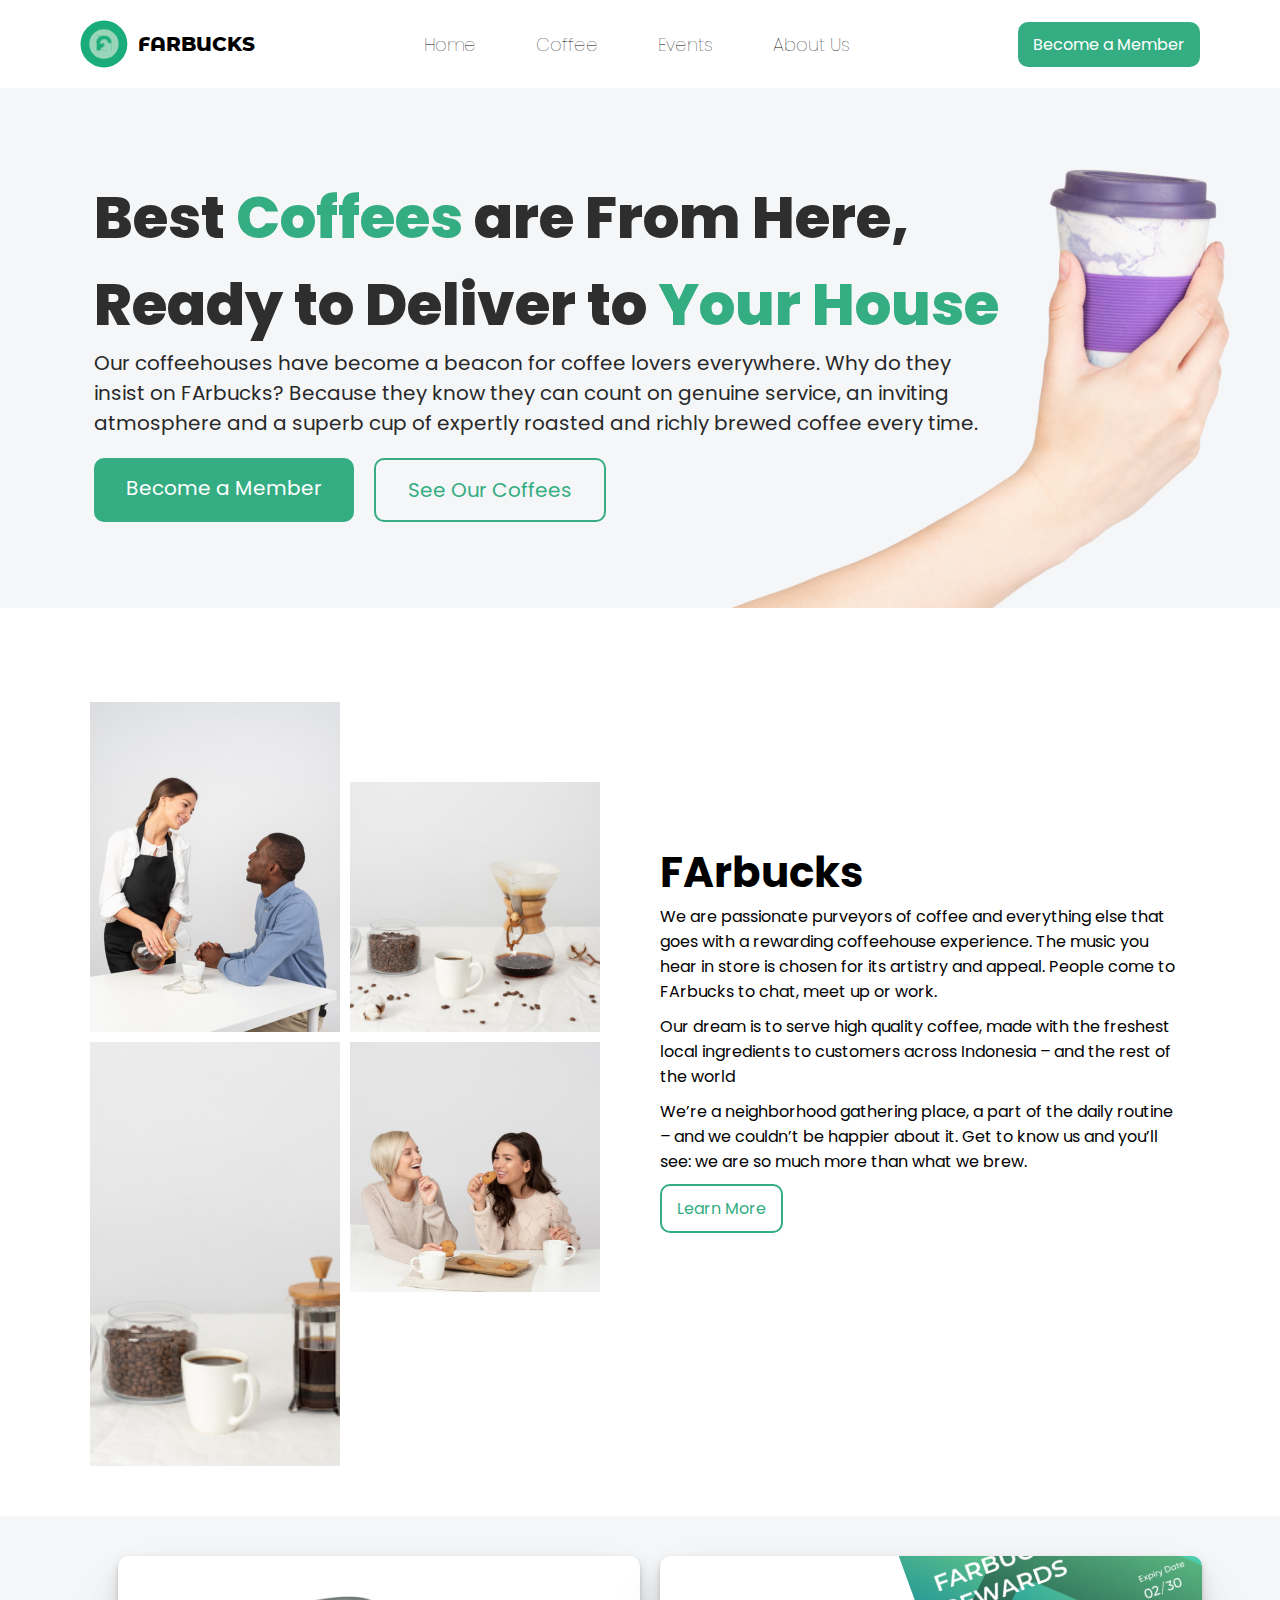
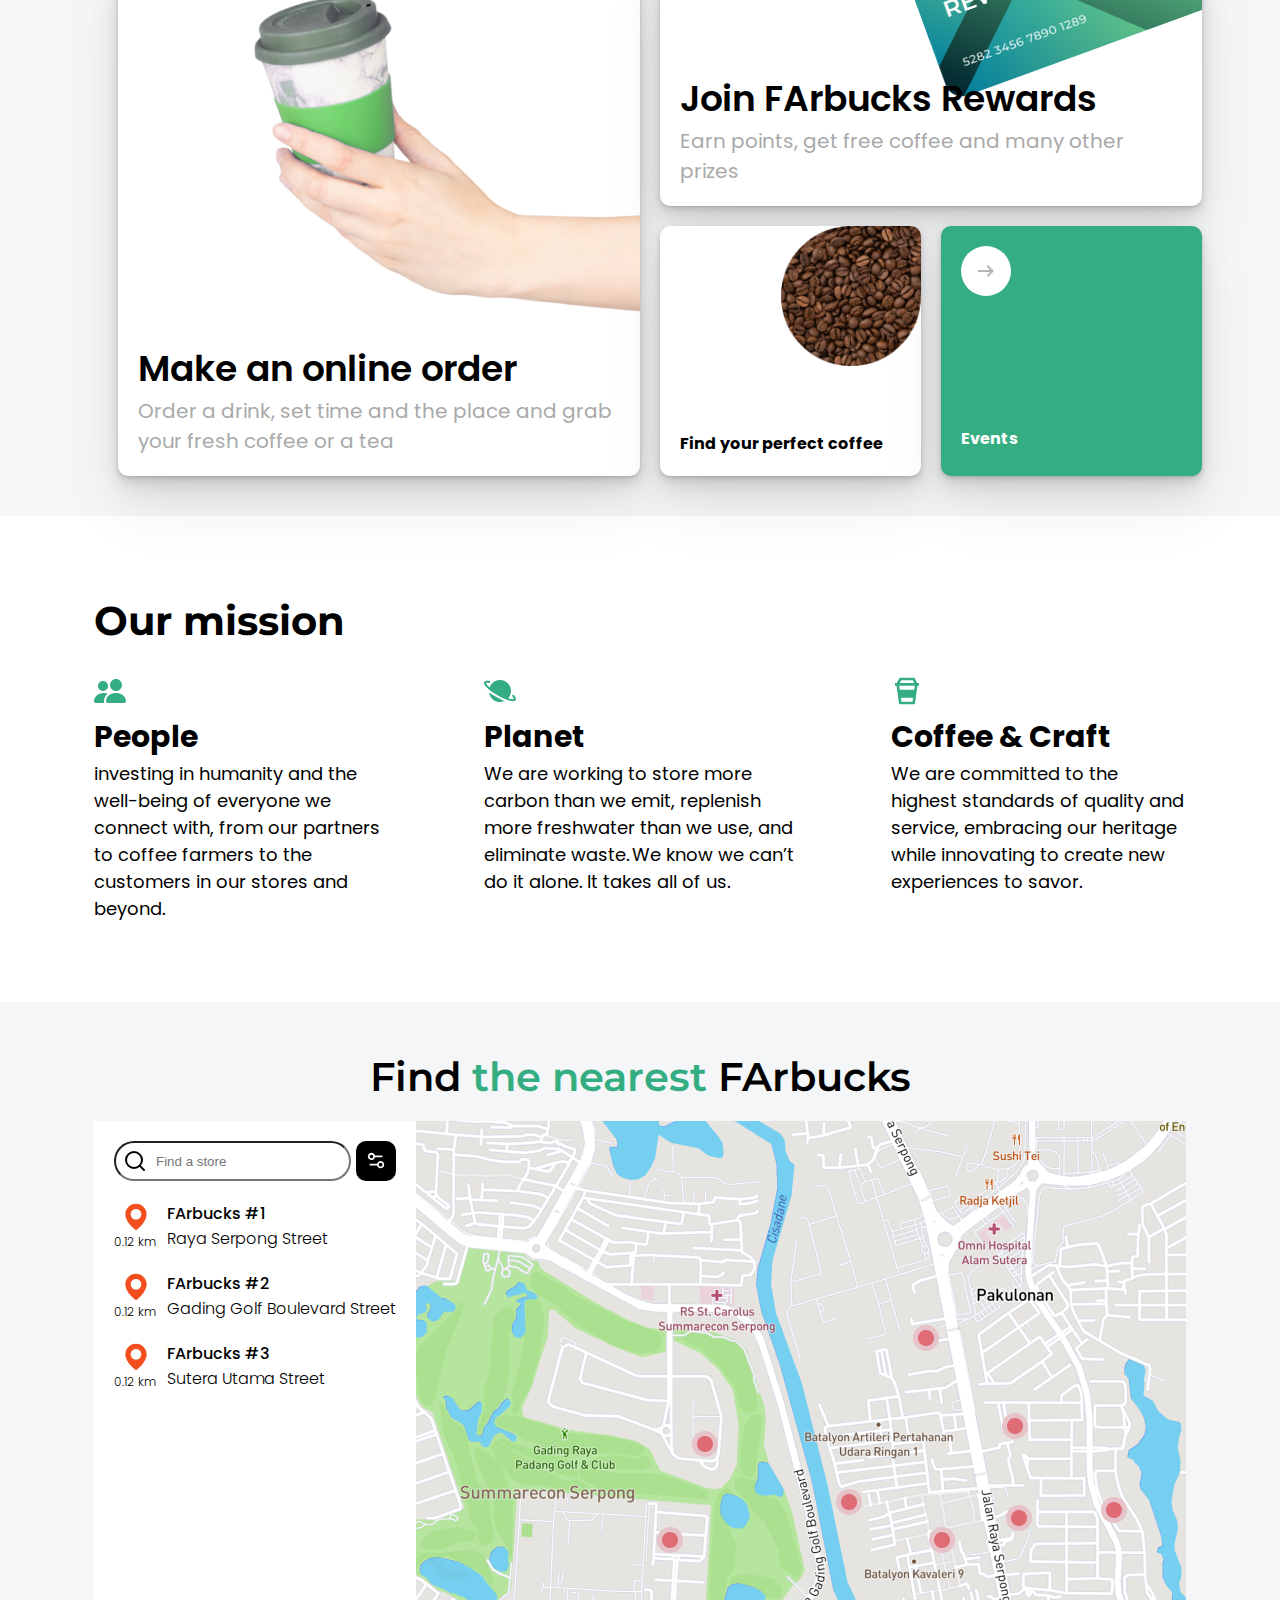
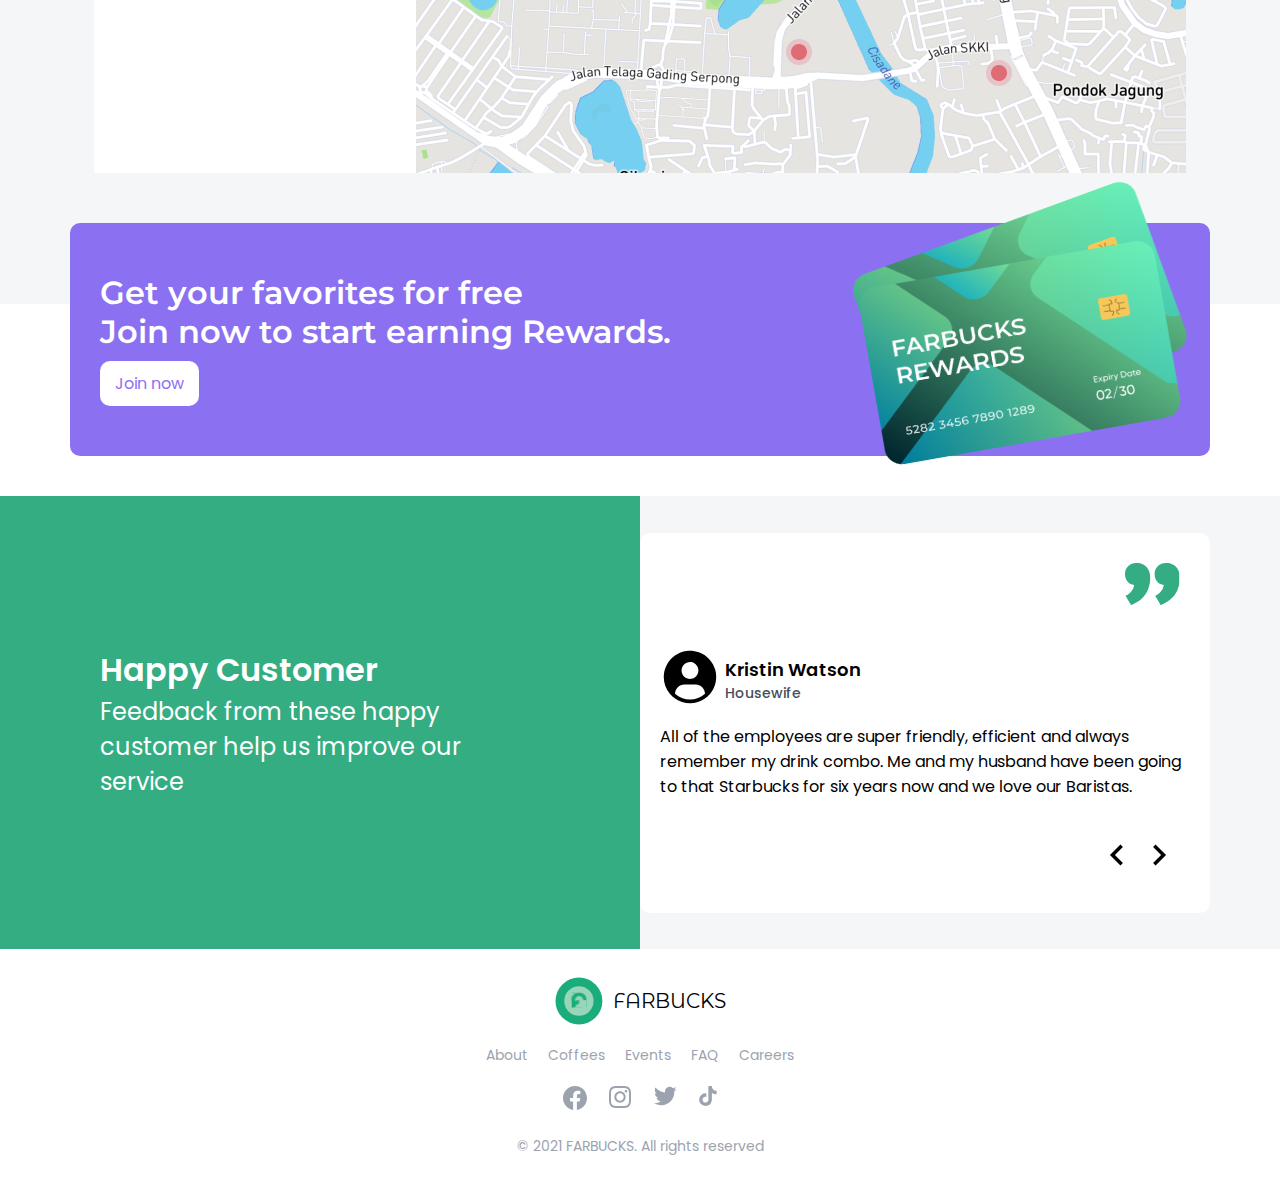
<file: home.html>
<!DOCTYPE html>
<html lang="en">

<head>
  <meta charset="UTF-8" />
  <meta http-equiv="X-UA-Compatible" content="IE=edge" />
  <meta name="viewport" content="width=device-width, initial-scale=1.0" />
  <title>FArbucks - Home</title>

  <link rel="apple-touch-icon" sizes="180x180" href="./assets/manifest/apple-touch-icon.png" />
  <link rel="icon" type="image/png" sizes="32x32" href="./assets/manifest/favicon-32x32.png" />
  <link rel="icon" type="image/png" sizes="16x16" href="./assets/manifest/favicon-16x16.png" />
  <link rel="manifest" href="./assets/manifest/site.webmanifest" />

  <link rel="stylesheet" href="./css/base.css" />
  <link rel="stylesheet" href="./css/home.css" />
</head>

<body>
  <nav>
    <div class="logo">
      <a href="home.html"><img src="./assets/logo.svg" alt="logo" />
        FARBUCKS
      </a>
    </div>
    <input type="checkbox" id="toggler" />
    <label for="toggler">☰</label>
    <div class="menu">
      <ul class="list">
        <li class="item"><a href="home.html">Home</a></li>
        <li class="item"><a href="coffees.html">Coffee</a></li>
        <li class="item"><a href="events.html">Events</a></li>
        <li class="item"><a href="about.html">About Us</a></li>
      </ul>
    </div>
    <a href="register.html" class="btn btn-primary">Become a Member</a>
  </nav>

  <header class="container hero">
    <h1>
      Best <span class="highlight">Coffees</span> are From Here, Ready to
      Deliver to
      <span class="highlight">Your House</span>
    </h1>
    <div class="description">
      Our coffeehouses have become a beacon for coffee lovers everywhere. Why
      do they insist on FArbucks? Because they know they can count on genuine
      service, an inviting atmosphere and a superb cup of expertly roasted and
      richly brewed coffee every time.
    </div>
    <div class="button-wrapper">
      <a class="btn btn-primary" href="register.html">Become a Member</a>
      <a class="btn btn-secondary" href="coffees.html">See Our Coffees</a>
    </div>
    <img class="hero-image" src="./assets/img/hero-img.png" alt="" />
  </header>

  <main>
    <section class="gallery-wrapper bg-white">
      <div class="gallery-container">
        <div class="gallery">
          <div class="gallery-item">
            <img src="./assets/img/gallery-1.jpg" alt="" />
          </div>
          <div class="gallery-item">
            <img src="./assets/img/gallery-3.jpg" alt="" />
          </div>
          <div class="gallery-item">
            <img src="./assets/img/gallery-2.jpg" alt="" />
          </div>
          <div class="gallery-item">
            <img src="./assets/img/gallery-4.jpg" alt="" />
          </div>
        </div>
        <div class="text">
          <h2>FArbucks</h2>
          <p>
            We are passionate purveyors of coffee and everything else that
            goes with a rewarding coffeehouse experience. The music you hear
            in store is chosen for its artistry and appeal. People come to
            FArbucks to chat, meet up or work.
          </p>
          <p>
            Our dream is to serve high quality coffee, made with the freshest
            local ingredients to customers across Indonesia – and the rest of
            the world
          </p>
          <p>
            We’re a neighborhood gathering place, a part of the daily routine
            – and we couldn’t be happier about it. Get to know us and you’ll
            see: we are so much more than what we brew.
          </p>
          <a class="btn btn-secondary" href="about.html">Learn More</a>
        </div>
      </div>
    </section>

    <section class="container cards-wrapper">
      <div class="cards-grid-container container">
        <div class="item1">
          <a href="coffees.html">
            <div class="card">
              <div class="card-image">
                <img src="./assets/img/card-img.png" alt="" />
              </div>
              <div class="card-content">
                <h3>Make an online order</h3>
                <p>
                  Order a drink, set time and the place and grab your fresh
                  coffee or a tea
                </p>
              </div>
            </div>
          </a>
        </div>

        <div class="item2">
          <a href="register.html">
            <div class="card">
              <div class="card-image">
                <img src="./assets/img/member-card.png" alt="" />
              </div>
              <div class="card-content">
                <h3>Join FArbucks Rewards</h3>
                <p>Earn points, get free coffee and many other prizes</p>
              </div>
            </div>
          </a>
        </div>

        <div class="item3">
          <a href="coffees.html">
            <div class="card">
              <div class="card-image">
                <img src="./assets/img/coffee-beans.png" alt="" />
              </div>
              <div class="card-content">
                <h4>Find your perfect coffee</h4>
              </div>
            </div>
          </a>
        </div>

        <div class="item4">
          <a href="events.html">
            <div class="card bg-green">
              <div class="card-content">
                <div class="icon">
                  <svg width="24" height="24" viewBox="0 0 24 24" fill="none" xmlns="http://www.w3.org/2000/svg">
                    <path d="M16.17 13L12.59 16.59L14 18L20 12L14 6L12.59 7.41L16.17 11H4V13H16.17Z" fill="#B4B4B4">
                    </path>
                  </svg>
                </div>

                <h4>Events</h4>
              </div>
            </div>
          </a>
        </div>
      </div>
    </section>

    <section class="bg-white mission-wrapper">
      <div class="container">
        <div class="mission-container">
          <div class="headline">Our mission</div>
          <div class="mission">
            <div class="mission-item">
              <div class="icon">
                <svg width="32" height="32" viewBox="0 0 32 32" fill="none" xmlns="http://www.w3.org/2000/svg">
                  <path
                    d="M14 28C14 28 12 28 12 26C12 24 14 18 22 18C30 18 32 24 32 26C32 28 30 28 30 28H14ZM22 16C23.5913 16 25.1174 15.3679 26.2426 14.2426C27.3679 13.1174 28 11.5913 28 10C28 8.4087 27.3679 6.88258 26.2426 5.75736C25.1174 4.63214 23.5913 4 22 4C20.4087 4 18.8826 4.63214 17.7574 5.75736C16.6321 6.88258 16 8.4087 16 10C16 11.5913 16.6321 13.1174 17.7574 14.2426C18.8826 15.3679 20.4087 16 22 16V16Z"
                    fill="#34AD82" />
                  <path fill-rule="evenodd" clip-rule="evenodd"
                    d="M10.432 28C10.1355 27.3756 9.98765 26.6911 10 26C10 23.29 11.36 20.5 13.872 18.56C12.6182 18.1737 11.3119 17.9847 10 18C2 18 0 24 0 26C0 28 2 28 2 28H10.432Z"
                    fill="#34AD82" />
                  <path
                    d="M9 16C10.3261 16 11.5979 15.4732 12.5355 14.5355C13.4732 13.5979 14 12.3261 14 11C14 9.67392 13.4732 8.40215 12.5355 7.46447C11.5979 6.52678 10.3261 6 9 6C7.67392 6 6.40215 6.52678 5.46447 7.46447C4.52678 8.40215 4 9.67392 4 11C4 12.3261 4.52678 13.5979 5.46447 14.5355C6.40215 15.4732 7.67392 16 9 16V16Z"
                    fill="#34AD82" />
                </svg>
              </div>
              <div class="title">People</div>
              <div class="description">
                investing in humanity and the well-being of everyone we
                connect with, from our partners to coffee farmers to the
                customers in our stores and beyond.
              </div>
            </div>
            <div class="mission-item">
              <div class="icon">
                <svg width="32" height="32" viewBox="0 0 32 32" fill="none" xmlns="http://www.w3.org/2000/svg">
                  <g clip-path="url(#clip0_67_69)">
                    <path
                      d="M6.05312 17.9138C5.97083 17.8533 5.87201 17.8195 5.76994 17.8169C5.66788 17.8143 5.56746 17.843 5.48218 17.8991C5.3969 17.9553 5.33086 18.0362 5.29293 18.131C5.255 18.2258 5.24699 18.3299 5.26999 18.4294C6.37937 23.33 10.7687 27 16 27C17.1109 27.0004 18.2154 26.8318 19.2756 26.5C19.3735 26.4698 19.4597 26.4104 19.5226 26.3296C19.5856 26.2489 19.6222 26.1507 19.6276 26.0485C19.633 25.9462 19.6069 25.8448 19.5527 25.7579C19.4986 25.671 19.4191 25.6028 19.325 25.5625C16.9823 24.53 14.6981 23.3697 12.4825 22.0869C10.2652 20.8136 8.11886 19.4205 6.05312 17.9138V17.9138ZM30.795 21.2194C30.5331 20.8706 30.2256 20.5044 29.8762 20.1238C29.7621 19.998 29.6174 19.9038 29.4563 19.8501C29.2951 19.7964 29.1229 19.7852 28.9561 19.8174C28.7893 19.8496 28.6337 19.9242 28.5041 20.034C28.3745 20.1438 28.2754 20.2851 28.2162 20.4444C28.2162 20.4544 28.2094 20.4638 28.2056 20.4738C28.1433 20.643 28.1287 20.8262 28.1634 21.0032C28.1982 21.1802 28.2809 21.3443 28.4025 21.4775C29.8237 23.04 30.0537 23.8844 29.995 24.0625C29.87 24.2019 28.9294 24.4931 26.3606 23.8419C25.9927 23.7485 25.5902 23.6348 25.1531 23.5006C24.8715 23.414 24.5842 23.3204 24.2912 23.22C24.7514 22.6923 25.1603 22.122 25.5125 21.5169C25.5231 21.4988 25.5344 21.4806 25.545 21.4619C26.4991 19.7997 27.0008 17.9165 27 16C27.0002 15.6033 26.9794 15.2069 26.9375 14.8125C26.3394 9.30188 21.6625 5 16 5C13.5974 4.99865 11.2609 5.78678 9.34999 7.24313C8.19179 8.12465 7.21849 9.22559 6.48562 10.4831C6.47562 10.5013 6.46437 10.5194 6.45374 10.5375C6.10543 11.1443 5.81599 11.7831 5.58937 12.445C5.35645 12.2421 5.13166 12.0406 4.91499 11.8406C4.57812 11.5281 4.27937 11.2388 4.01374 10.9656C2.16562 9.07438 1.94562 8.115 2.00374 7.9375C2.12874 7.79813 2.97499 7.57063 5.04249 8.01938C5.21925 8.05825 5.40329 8.04786 5.57455 7.98934C5.74582 7.93082 5.89773 7.82641 6.01374 7.6875L6.03624 7.66C6.14408 7.53042 6.2168 7.37529 6.24744 7.20951C6.27807 7.04373 6.26559 6.87286 6.21119 6.7133C6.15678 6.55373 6.06229 6.41082 5.93677 6.29828C5.81124 6.18574 5.65891 6.10735 5.49437 6.07063C5.00365 5.95944 4.50759 5.87329 4.00812 5.8125C2.08812 5.59188 0.831244 5.97 0.271869 6.9375C0.0693687 7.28625 -0.125006 7.88063 0.101869 8.725C0.437494 9.97875 1.63374 11.5 3.32687 13.0938C3.86624 13.6019 4.45562 14.1169 5.08437 14.6338C5.54187 15.0088 6.02187 15.3875 6.51562 15.7638C6.8452 16.0138 7.18166 16.2638 7.52499 16.5138C7.86833 16.7638 8.21624 17.0092 8.56874 17.25C10.1569 18.3506 11.835 19.4075 13.4806 20.3556C14.0781 20.6998 14.6748 21.0331 15.2706 21.3556C15.8665 21.6781 16.4575 21.9867 17.0437 22.2813C18.4125 22.9688 19.7531 23.5888 21.035 24.1206C21.5846 24.349 22.1223 24.5606 22.6481 24.7556C23.3912 25.0319 24.1087 25.275 24.7925 25.48L24.8612 25.5006C26.4694 25.9794 27.825 26.2313 28.8912 26.2506H29C30.3525 26.2506 31.2687 25.8519 31.7237 25.0631C32.2919 24.0869 31.9787 22.7931 30.795 21.2194V21.2194Z"
                      fill="#34AD82" />
                  </g>
                  <defs>
                    <clipPath id="clip0_67_69">
                      <rect width="32" height="32" fill="white" />
                    </clipPath>
                  </defs>
                </svg>
              </div>
              <div class="title">Planet</div>
              <div class="description">
                We are working to store more carbon than we emit, replenish
                more freshwater than we use, and eliminate waste. We know we
                can’t do it alone. It takes all of us.
              </div>
            </div>
            <div class="mission-item">
              <div class="icon">
                <svg width="32" height="32" viewBox="0 0 32 32" fill="none" xmlns="http://www.w3.org/2000/svg">
                  <path
                    d="M9.33333 29.3333H22.6667C22.9875 29.3333 23.2976 29.2177 23.5401 29.0075C23.7825 28.7974 23.9411 28.5069 23.9867 28.1893L26.4893 10.6666H28V7.99996H26.1573L23.8587 3.40396C23.7483 3.18232 23.5782 2.99589 23.3676 2.86563C23.157 2.73537 22.9143 2.66645 22.6667 2.66663H9.33333C8.828 2.66663 8.36667 2.95196 8.14 3.40396L5.84267 7.99996H4V10.6666H5.51067L8.01333 28.1893C8.05889 28.5069 8.21745 28.7974 8.45991 29.0075C8.70238 29.2177 9.01248 29.3333 9.33333 29.3333V29.3333ZM23.224 14.6666H8.776L8.204 10.6666H23.7947L23.224 14.6666ZM10.4893 26.6666L9.91733 22.6666H22.0813L21.5093 26.6666H10.4893V26.6666ZM10.1573 5.33329H21.8427L23.176 7.99996H8.824L10.1573 5.33329Z"
                    fill="#34AD82" />
                </svg>
              </div>
              <div class="title">Coffee & Craft</div>
              <div class="description">
                We are committed to the highest standards of quality and
                service, embracing our heritage while innovating to create new
                experiences to savor.
              </div>
            </div>
          </div>
        </div>
      </div>
    </section>

    <section class="container map-wrapper">
      <div class="headline">
        Find <span class="highlight">the nearest</span> FArbucks
      </div>
      <div class="map-container">
        <div class="sidebar">
          <div class="sidebar-search">
            <span class="icon"></span>
            <input type="text" name="search" id="search" placeholder="Find a store" />
            <button>
              <svg width="44" height="44" viewBox="0 0 44 44" fill="none" xmlns="http://www.w3.org/2000/svg">
                <path fill-rule="evenodd" clip-rule="evenodd"
                  d="M17 13C17.8869 13.0001 18.7486 13.2948 19.4498 13.8378C20.151 14.3808 20.6519 15.1414 20.874 16H29V18H20.874C20.6283 18.9405 20.0486 19.7594 19.2433 20.3038C18.438 20.8482 17.4621 21.0809 16.4978 20.9584C15.5335 20.836 14.6467 20.3667 14.003 19.6383C13.3594 18.9099 13.0028 17.9721 13 17C13 15.9391 13.4214 14.9217 14.1716 14.1716C14.9217 13.4214 15.9391 13 17 13ZM17 19C17.5304 19 18.0391 18.7893 18.4142 18.4142C18.7893 18.0391 19 17.5304 19 17C19 16.4696 18.7893 15.9609 18.4142 15.5858C18.0391 15.2107 17.5304 15 17 15C16.4696 15 15.9609 15.2107 15.5858 15.5858C15.2107 15.9609 15 16.4696 15 17C15 17.5304 15.2107 18.0391 15.5858 18.4142C15.9609 18.7893 16.4696 19 17 19ZM27 30C26.1131 29.9999 25.2514 29.7052 24.5502 29.1622C23.849 28.6192 23.3481 27.8586 23.126 27H15V25H23.126C23.3717 24.0595 23.9514 23.2406 24.7567 22.6962C25.562 22.1518 26.5379 21.9191 27.5022 22.0416C28.4665 22.164 29.3533 22.6333 29.997 23.3617C30.6406 24.0901 30.9972 25.0279 31 26C31 27.0609 30.5786 28.0783 29.8284 28.8284C29.0783 29.5786 28.0609 30 27 30ZM27 28C27.5304 28 28.0391 27.7893 28.4142 27.4142C28.7893 27.0391 29 26.5304 29 26C29 25.4696 28.7893 24.9609 28.4142 24.5858C28.0391 24.2107 27.5304 24 27 24C26.4696 24 25.9609 24.2107 25.5858 24.5858C25.2107 24.9609 25 25.4696 25 26C25 26.5304 25.2107 27.0391 25.5858 27.4142C25.9609 27.7893 26.4696 28 27 28Z"
                  fill="#F8F8F8" />
              </svg>
            </button>
          </div>
          <div class="location">
            <div class="icon">
              <svg width="32" height="32" viewBox="0 0 32 32" fill="none" xmlns="http://www.w3.org/2000/svg">
                <path
                  d="M16 2.66675C10.1187 2.66675 5.33336 7.45208 5.33336 13.3267C5.29469 21.9201 15.5947 29.0454 16 29.3334C16 29.3334 26.7054 21.9201 26.6667 13.3334C26.6667 7.45208 21.8814 2.66675 16 2.66675ZM16 18.6667C13.0534 18.6667 10.6667 16.2801 10.6667 13.3334C10.6667 10.3867 13.0534 8.00008 16 8.00008C18.9467 8.00008 21.3334 10.3867 21.3334 13.3334C21.3334 16.2801 18.9467 18.6667 16 18.6667Z"
                  fill="#F24E1E" />
              </svg>
              0.12 km
            </div>
            <div class="address">
              <div class="name">FArbucks #1</div>
              <div class="detail">Raya Serpong Street</div>
            </div>
          </div>
          <div class="location">
            <div class="icon">
              <svg width="32" height="32" viewBox="0 0 32 32" fill="none" xmlns="http://www.w3.org/2000/svg">
                <path
                  d="M16 2.66675C10.1187 2.66675 5.33336 7.45208 5.33336 13.3267C5.29469 21.9201 15.5947 29.0454 16 29.3334C16 29.3334 26.7054 21.9201 26.6667 13.3334C26.6667 7.45208 21.8814 2.66675 16 2.66675ZM16 18.6667C13.0534 18.6667 10.6667 16.2801 10.6667 13.3334C10.6667 10.3867 13.0534 8.00008 16 8.00008C18.9467 8.00008 21.3334 10.3867 21.3334 13.3334C21.3334 16.2801 18.9467 18.6667 16 18.6667Z"
                  fill="#F24E1E" />
              </svg>
              0.12 km
            </div>
            <div class="address">
              <div class="name">FArbucks #2</div>
              <div class="detail">Gading Golf Boulevard Street</div>
            </div>
          </div>
          <div class="location">
            <div class="icon">
              <svg width="32" height="32" viewBox="0 0 32 32" fill="none" xmlns="http://www.w3.org/2000/svg">
                <path
                  d="M16 2.66675C10.1187 2.66675 5.33336 7.45208 5.33336 13.3267C5.29469 21.9201 15.5947 29.0454 16 29.3334C16 29.3334 26.7054 21.9201 26.6667 13.3334C26.6667 7.45208 21.8814 2.66675 16 2.66675ZM16 18.6667C13.0534 18.6667 10.6667 16.2801 10.6667 13.3334C10.6667 10.3867 13.0534 8.00008 16 8.00008C18.9467 8.00008 21.3334 10.3867 21.3334 13.3334C21.3334 16.2801 18.9467 18.6667 16 18.6667Z"
                  fill="#F24E1E" />
              </svg>
              0.12 km
            </div>
            <div class="address">
              <div class="name">FArbucks #3</div>
              <div class="detail">Sutera Utama Street</div>
            </div>
          </div>
        </div>
      </div>
    </section>

    <section class="banner-container">
      <div class="bg-addon"></div>
      <div class="container banner">
        <div class="content">
          <div class="text">Get your favorites for free</div>
          <div class="text">Join now to start earning Rewards.</div>
          <a href="about.html#faq" class="btn btn-white-purple">Join now</a>
        </div>
        <img class="member-card-1" src="./assets/img/member-card.png" alt="" />
        <img class="member-card-2" src="./assets/img/member-card.png" alt="" />
      </div>
    </section>

    <section class="review-container">
      <div class="text">
        <div class="title">Happy Customer</div>
        <div class="description">
          Feedback from these happy customer help us improve our service
        </div>
      </div>
      <div class="review-slider">
        <div class="review">
          <div id="review1" class="card">
            <div class="quote">
              <svg width="55" height="42" viewBox="0 0 55 42" fill="none" xmlns="http://www.w3.org/2000/svg">
                <g clip-path="url(#clip0_344_71)">
                  <path
                    d="M29.659 10.9725C29.5949 9.48167 29.8603 7.99507 30.4362 6.61851C31.0121 5.24194 31.8844 4.00927 32.991 3.00822L32.9998 3.00122C35.2904 0.970171 38.2736 -0.103584 41.3333 0.00172414H41.314C43.1634 -0.0982781 45.0121 0.210193 46.7288 0.905225C48.4455 1.60026 49.9881 2.6648 51.247 4.02322L51.254 4.03022C53.7779 7.02519 55.0652 10.8696 54.8538 14.7805L54.8555 14.7437C54.9728 18.8052 54.2179 22.8445 52.6418 26.5895L52.7118 26.4022C51.4533 29.338 49.7079 32.0401 47.5492 34.3945L47.5685 34.3735C45.7842 36.3091 43.7167 37.963 41.4365 39.2787L41.3105 39.3452C39.5859 40.3401 37.7861 41.1985 35.9275 41.9125L35.6545 42.0052L30.17 32.7477C32.4491 31.8282 34.4496 30.3313 35.9747 28.4042L35.9975 28.3745C37.5162 26.5655 38.4687 24.3495 38.7362 22.0027L38.7415 21.9467C37.5481 21.9168 36.3744 21.6351 35.2975 21.12C34.2205 20.6049 33.2646 19.868 32.4923 18.9577L32.4818 18.9455C30.5181 16.759 29.5022 13.8827 29.6573 10.948L29.6555 10.9742L29.659 10.9725ZM1.33179e-07 10.9725C-0.0631187 9.48162 0.202856 7.99517 0.779028 6.6187C1.3552 5.24224 2.22743 4.00956 3.33375 3.00822L3.3425 3.00122C5.63271 0.969386 8.61624 -0.104486 11.676 0.00172414H11.6567C13.5062 -0.0987643 15.355 0.209484 17.0718 0.904546C18.7886 1.59961 20.3311 2.66441 21.5898 4.02322L21.5967 4.03197C24.1217 7.02703 25.4091 10.8724 25.1965 14.784L25.1982 14.7472C25.3155 18.8087 24.5607 22.848 22.9845 26.593L23.0545 26.4057C21.7966 29.3414 20.0518 32.0435 17.8938 34.398L17.913 34.377C16.1281 36.3127 14.06 37.9666 11.7792 39.2822L11.6532 39.3487C9.92902 40.3443 8.12914 41.2027 6.27025 41.916L5.99725 42.0087L0.5145 32.7512C2.79389 31.8306 4.79439 30.3324 6.31925 28.4042L6.342 28.3745C7.86065 26.5655 8.81316 24.3495 9.08075 22.0027L9.086 21.9467C7.89305 21.917 6.71986 21.6353 5.64345 21.1202C4.56704 20.6051 3.61174 19.8681 2.84025 18.9577L2.82975 18.9455C0.863937 16.7607 -0.153891 13.8847 1.33179e-07 10.9497L-0.00174987 10.976L1.33179e-07 10.9725Z"
                    fill="#34AD82" />
                </g>
                <defs>
                  <clipPath id="clip0_344_71">
                    <rect width="54.25" height="42" fill="white" />
                  </clipPath>
                </defs>
              </svg>
            </div>
            <div class="profile">
              <div class="icon">
                <svg width="60" height="60" viewBox="0 0 60 60" fill="none" xmlns="http://www.w3.org/2000/svg">
                  <path
                    d="M50.1544 46.7438C52.8471 43.504 54.7199 39.6633 55.6144 35.5467C56.5089 31.43 56.3987 27.1584 55.2932 23.0934C54.1876 19.0283 52.1193 15.2893 49.2631 12.1926C46.4069 9.09594 42.8469 6.73275 38.8843 5.30293C34.9216 3.87311 30.6728 3.41873 26.4974 3.97823C22.322 4.53773 18.3428 6.09465 14.8963 8.51728C11.4499 10.9399 8.63765 14.157 6.69749 17.8963C4.75732 21.6357 3.74632 25.7874 3.75001 30.0001C3.75143 36.1242 5.90953 42.0522 9.84563 46.7438L9.80814 46.7757C9.93939 46.9332 10.0894 47.0682 10.2244 47.2238C10.3931 47.417 10.575 47.5988 10.7494 47.7863C11.2744 48.3563 11.8144 48.9038 12.3806 49.4176C12.5531 49.5751 12.7313 49.7213 12.9056 49.8713C13.5056 50.3888 14.1225 50.8801 14.7619 51.3376C14.8444 51.3938 14.9194 51.467 15.0019 51.5251V51.5026C19.3933 54.5929 24.6321 56.2514 30.0019 56.2514C35.3717 56.2514 40.6104 54.5929 45.0019 51.5026V51.5251C45.0844 51.467 45.1575 51.3938 45.2419 51.3376C45.8794 50.8782 46.4981 50.3888 47.0981 49.8713C47.2725 49.7213 47.4506 49.5732 47.6231 49.4176C48.1894 48.902 48.7294 48.3563 49.2544 47.7863C49.4288 47.5988 49.6088 47.417 49.7794 47.2238C49.9125 47.0682 50.0644 46.9332 50.1956 46.7738L50.1544 46.7438ZM30 15.0001C31.6688 15.0001 33.3001 15.4949 34.6876 16.4221C36.0752 17.3492 37.1566 18.6669 37.7952 20.2087C38.4339 21.7504 38.6009 23.4469 38.2754 25.0837C37.9498 26.7204 37.1462 28.2238 35.9662 29.4038C34.7862 30.5838 33.2828 31.3874 31.6461 31.713C30.0094 32.0385 28.3129 31.8714 26.7711 31.2328C25.2294 30.5942 23.9116 29.5127 22.9845 28.1252C22.0574 26.7377 21.5625 25.1064 21.5625 23.4376C21.5625 21.1998 22.4515 19.0537 24.0338 17.4714C25.6161 15.889 27.7622 15.0001 30 15.0001ZM15.0131 46.7438C15.0457 44.2819 16.0462 41.9317 17.7982 40.2018C19.5502 38.4719 21.9129 37.5013 24.375 37.5001H35.625C38.0872 37.5013 40.4498 38.4719 42.2018 40.2018C43.9539 41.9317 44.9544 44.2819 44.9869 46.7438C40.8747 50.4495 35.5355 52.5002 30 52.5002C24.4645 52.5002 19.1253 50.4495 15.0131 46.7438Z"
                    fill="black" />
                </svg>
              </div>
              <div class="detail">
                <div class="name">Kristin Watson</div>
                <div class="occupation">Housewife</div>
              </div>
            </div>
            <div class="review-text">
              All of the employees are super friendly, efficient and always
              remember my drink combo. Me and my husband have been going to
              that Starbucks for six years now and we love our Baristas.
            </div>
            <div class="button">
              <div id="prev" class="prev">
                <a href="#review3">
                  <svg width="42" height="42" viewBox="0 0 42 42" fill="none" xmlns="http://www.w3.org/2000/svg">
                    <path d="M24.465 10.5L26.9325 12.9675L18.9175 21L26.9325 29.0325L24.465 31.5L13.965 21L24.465 10.5Z"
                      fill="black" />
                  </svg>
                </a>
              </div>
              <div class="next" id="next">
                <a href="#review2">
                  <svg width="42" height="42" viewBox="0 0 42 42" fill="none" xmlns="http://www.w3.org/2000/svg">
                    <path d="M17.535 10.5L15.0675 12.9675L23.0825 21L15.0675 29.0325L17.535 31.5L28.035 21L17.535 10.5Z"
                      fill="black" />
                  </svg>
                </a>
              </div>
            </div>
          </div>
          <div id="review2" class="card">
            <div class="quote">
              <svg width="55" height="42" viewBox="0 0 55 42" fill="none" xmlns="http://www.w3.org/2000/svg">
                <g clip-path="url(#clip0_344_71)">
                  <path
                    d="M29.659 10.9725C29.5949 9.48167 29.8603 7.99507 30.4362 6.61851C31.0121 5.24194 31.8844 4.00927 32.991 3.00822L32.9998 3.00122C35.2904 0.970171 38.2736 -0.103584 41.3333 0.00172414H41.314C43.1634 -0.0982781 45.0121 0.210193 46.7288 0.905225C48.4455 1.60026 49.9881 2.6648 51.247 4.02322L51.254 4.03022C53.7779 7.02519 55.0652 10.8696 54.8538 14.7805L54.8555 14.7437C54.9728 18.8052 54.2179 22.8445 52.6418 26.5895L52.7118 26.4022C51.4533 29.338 49.7079 32.0401 47.5492 34.3945L47.5685 34.3735C45.7842 36.3091 43.7167 37.963 41.4365 39.2787L41.3105 39.3452C39.5859 40.3401 37.7861 41.1985 35.9275 41.9125L35.6545 42.0052L30.17 32.7477C32.4491 31.8282 34.4496 30.3313 35.9747 28.4042L35.9975 28.3745C37.5162 26.5655 38.4687 24.3495 38.7362 22.0027L38.7415 21.9467C37.5481 21.9168 36.3744 21.6351 35.2975 21.12C34.2205 20.6049 33.2646 19.868 32.4923 18.9577L32.4818 18.9455C30.5181 16.759 29.5022 13.8827 29.6573 10.948L29.6555 10.9742L29.659 10.9725ZM1.33179e-07 10.9725C-0.0631187 9.48162 0.202856 7.99517 0.779028 6.6187C1.3552 5.24224 2.22743 4.00956 3.33375 3.00822L3.3425 3.00122C5.63271 0.969386 8.61624 -0.104486 11.676 0.00172414H11.6567C13.5062 -0.0987643 15.355 0.209484 17.0718 0.904546C18.7886 1.59961 20.3311 2.66441 21.5898 4.02322L21.5967 4.03197C24.1217 7.02703 25.4091 10.8724 25.1965 14.784L25.1982 14.7472C25.3155 18.8087 24.5607 22.848 22.9845 26.593L23.0545 26.4057C21.7966 29.3414 20.0518 32.0435 17.8938 34.398L17.913 34.377C16.1281 36.3127 14.06 37.9666 11.7792 39.2822L11.6532 39.3487C9.92902 40.3443 8.12914 41.2027 6.27025 41.916L5.99725 42.0087L0.5145 32.7512C2.79389 31.8306 4.79439 30.3324 6.31925 28.4042L6.342 28.3745C7.86065 26.5655 8.81316 24.3495 9.08075 22.0027L9.086 21.9467C7.89305 21.917 6.71986 21.6353 5.64345 21.1202C4.56704 20.6051 3.61174 19.8681 2.84025 18.9577L2.82975 18.9455C0.863937 16.7607 -0.153891 13.8847 1.33179e-07 10.9497L-0.00174987 10.976L1.33179e-07 10.9725Z"
                    fill="#34AD82" />
                </g>
                <defs>
                  <clipPath id="clip0_344_71">
                    <rect width="54.25" height="42" fill="white" />
                  </clipPath>
                </defs>
              </svg>
            </div>
            <div class="profile">
              <div class="icon">
                <svg width="60" height="60" viewBox="0 0 60 60" fill="none" xmlns="http://www.w3.org/2000/svg">
                  <path
                    d="M50.1544 46.7438C52.8471 43.504 54.7199 39.6633 55.6144 35.5467C56.5089 31.43 56.3987 27.1584 55.2932 23.0934C54.1876 19.0283 52.1193 15.2893 49.2631 12.1926C46.4069 9.09594 42.8469 6.73275 38.8843 5.30293C34.9216 3.87311 30.6728 3.41873 26.4974 3.97823C22.322 4.53773 18.3428 6.09465 14.8963 8.51728C11.4499 10.9399 8.63765 14.157 6.69749 17.8963C4.75732 21.6357 3.74632 25.7874 3.75001 30.0001C3.75143 36.1242 5.90953 42.0522 9.84563 46.7438L9.80814 46.7757C9.93939 46.9332 10.0894 47.0682 10.2244 47.2238C10.3931 47.417 10.575 47.5988 10.7494 47.7863C11.2744 48.3563 11.8144 48.9038 12.3806 49.4176C12.5531 49.5751 12.7313 49.7213 12.9056 49.8713C13.5056 50.3888 14.1225 50.8801 14.7619 51.3376C14.8444 51.3938 14.9194 51.467 15.0019 51.5251V51.5026C19.3933 54.5929 24.6321 56.2514 30.0019 56.2514C35.3717 56.2514 40.6104 54.5929 45.0019 51.5026V51.5251C45.0844 51.467 45.1575 51.3938 45.2419 51.3376C45.8794 50.8782 46.4981 50.3888 47.0981 49.8713C47.2725 49.7213 47.4506 49.5732 47.6231 49.4176C48.1894 48.902 48.7294 48.3563 49.2544 47.7863C49.4288 47.5988 49.6088 47.417 49.7794 47.2238C49.9125 47.0682 50.0644 46.9332 50.1956 46.7738L50.1544 46.7438ZM30 15.0001C31.6688 15.0001 33.3001 15.4949 34.6876 16.4221C36.0752 17.3492 37.1566 18.6669 37.7952 20.2087C38.4339 21.7504 38.6009 23.4469 38.2754 25.0837C37.9498 26.7204 37.1462 28.2238 35.9662 29.4038C34.7862 30.5838 33.2828 31.3874 31.6461 31.713C30.0094 32.0385 28.3129 31.8714 26.7711 31.2328C25.2294 30.5942 23.9116 29.5127 22.9845 28.1252C22.0574 26.7377 21.5625 25.1064 21.5625 23.4376C21.5625 21.1998 22.4515 19.0537 24.0338 17.4714C25.6161 15.889 27.7622 15.0001 30 15.0001ZM15.0131 46.7438C15.0457 44.2819 16.0462 41.9317 17.7982 40.2018C19.5502 38.4719 21.9129 37.5013 24.375 37.5001H35.625C38.0872 37.5013 40.4498 38.4719 42.2018 40.2018C43.9539 41.9317 44.9544 44.2819 44.9869 46.7438C40.8747 50.4495 35.5355 52.5002 30 52.5002C24.4645 52.5002 19.1253 50.4495 15.0131 46.7438Z"
                    fill="black" />
                </svg>
              </div>
              <div class="detail">
                <div class="name">Sandhika Galih</div>
                <div class="occupation">Programmer</div>
              </div>
            </div>
            <div class="review-text">
              I have been a Starbucks customer for years. The steadfastness of
              their quality service and coffee is second to none. The proof of
              their standards is the years and years of proven service and
              "customer-first" attitude.
            </div>
            <div class="button">
              <div id="prev" class="prev">
                <a href="#review1">
                  <svg width="42" height="42" viewBox="0 0 42 42" fill="none" xmlns="http://www.w3.org/2000/svg">
                    <path d="M24.465 10.5L26.9325 12.9675L18.9175 21L26.9325 29.0325L24.465 31.5L13.965 21L24.465 10.5Z"
                      fill="black" />
                  </svg>
                </a>
              </div>
              <div class="next" id="next">
                <a href="#review3">
                  <svg width="42" height="42" viewBox="0 0 42 42" fill="none" xmlns="http://www.w3.org/2000/svg">
                    <path d="M17.535 10.5L15.0675 12.9675L23.0825 21L15.0675 29.0325L17.535 31.5L28.035 21L17.535 10.5Z"
                      fill="black" />
                  </svg>
                </a>
              </div>
            </div>
          </div>
          <div id="review3" class="card">
            <div class="quote">
              <svg width="55" height="42" viewBox="0 0 55 42" fill="none" xmlns="http://www.w3.org/2000/svg">
                <g clip-path="url(#clip0_344_71)">
                  <path
                    d="M29.659 10.9725C29.5949 9.48167 29.8603 7.99507 30.4362 6.61851C31.0121 5.24194 31.8844 4.00927 32.991 3.00822L32.9998 3.00122C35.2904 0.970171 38.2736 -0.103584 41.3333 0.00172414H41.314C43.1634 -0.0982781 45.0121 0.210193 46.7288 0.905225C48.4455 1.60026 49.9881 2.6648 51.247 4.02322L51.254 4.03022C53.7779 7.02519 55.0652 10.8696 54.8538 14.7805L54.8555 14.7437C54.9728 18.8052 54.2179 22.8445 52.6418 26.5895L52.7118 26.4022C51.4533 29.338 49.7079 32.0401 47.5492 34.3945L47.5685 34.3735C45.7842 36.3091 43.7167 37.963 41.4365 39.2787L41.3105 39.3452C39.5859 40.3401 37.7861 41.1985 35.9275 41.9125L35.6545 42.0052L30.17 32.7477C32.4491 31.8282 34.4496 30.3313 35.9747 28.4042L35.9975 28.3745C37.5162 26.5655 38.4687 24.3495 38.7362 22.0027L38.7415 21.9467C37.5481 21.9168 36.3744 21.6351 35.2975 21.12C34.2205 20.6049 33.2646 19.868 32.4923 18.9577L32.4818 18.9455C30.5181 16.759 29.5022 13.8827 29.6573 10.948L29.6555 10.9742L29.659 10.9725ZM1.33179e-07 10.9725C-0.0631187 9.48162 0.202856 7.99517 0.779028 6.6187C1.3552 5.24224 2.22743 4.00956 3.33375 3.00822L3.3425 3.00122C5.63271 0.969386 8.61624 -0.104486 11.676 0.00172414H11.6567C13.5062 -0.0987643 15.355 0.209484 17.0718 0.904546C18.7886 1.59961 20.3311 2.66441 21.5898 4.02322L21.5967 4.03197C24.1217 7.02703 25.4091 10.8724 25.1965 14.784L25.1982 14.7472C25.3155 18.8087 24.5607 22.848 22.9845 26.593L23.0545 26.4057C21.7966 29.3414 20.0518 32.0435 17.8938 34.398L17.913 34.377C16.1281 36.3127 14.06 37.9666 11.7792 39.2822L11.6532 39.3487C9.92902 40.3443 8.12914 41.2027 6.27025 41.916L5.99725 42.0087L0.5145 32.7512C2.79389 31.8306 4.79439 30.3324 6.31925 28.4042L6.342 28.3745C7.86065 26.5655 8.81316 24.3495 9.08075 22.0027L9.086 21.9467C7.89305 21.917 6.71986 21.6353 5.64345 21.1202C4.56704 20.6051 3.61174 19.8681 2.84025 18.9577L2.82975 18.9455C0.863937 16.7607 -0.153891 13.8847 1.33179e-07 10.9497L-0.00174987 10.976L1.33179e-07 10.9725Z"
                    fill="#34AD82" />
                </g>
                <defs>
                  <clipPath id="clip0_344_71">
                    <rect width="54.25" height="42" fill="white" />
                  </clipPath>
                </defs>
              </svg>
            </div>
            <div class="profile">
              <div class="icon">
                <svg width="60" height="60" viewBox="0 0 60 60" fill="none" xmlns="http://www.w3.org/2000/svg">
                  <path
                    d="M50.1544 46.7438C52.8471 43.504 54.7199 39.6633 55.6144 35.5467C56.5089 31.43 56.3987 27.1584 55.2932 23.0934C54.1876 19.0283 52.1193 15.2893 49.2631 12.1926C46.4069 9.09594 42.8469 6.73275 38.8843 5.30293C34.9216 3.87311 30.6728 3.41873 26.4974 3.97823C22.322 4.53773 18.3428 6.09465 14.8963 8.51728C11.4499 10.9399 8.63765 14.157 6.69749 17.8963C4.75732 21.6357 3.74632 25.7874 3.75001 30.0001C3.75143 36.1242 5.90953 42.0522 9.84563 46.7438L9.80814 46.7757C9.93939 46.9332 10.0894 47.0682 10.2244 47.2238C10.3931 47.417 10.575 47.5988 10.7494 47.7863C11.2744 48.3563 11.8144 48.9038 12.3806 49.4176C12.5531 49.5751 12.7313 49.7213 12.9056 49.8713C13.5056 50.3888 14.1225 50.8801 14.7619 51.3376C14.8444 51.3938 14.9194 51.467 15.0019 51.5251V51.5026C19.3933 54.5929 24.6321 56.2514 30.0019 56.2514C35.3717 56.2514 40.6104 54.5929 45.0019 51.5026V51.5251C45.0844 51.467 45.1575 51.3938 45.2419 51.3376C45.8794 50.8782 46.4981 50.3888 47.0981 49.8713C47.2725 49.7213 47.4506 49.5732 47.6231 49.4176C48.1894 48.902 48.7294 48.3563 49.2544 47.7863C49.4288 47.5988 49.6088 47.417 49.7794 47.2238C49.9125 47.0682 50.0644 46.9332 50.1956 46.7738L50.1544 46.7438ZM30 15.0001C31.6688 15.0001 33.3001 15.4949 34.6876 16.4221C36.0752 17.3492 37.1566 18.6669 37.7952 20.2087C38.4339 21.7504 38.6009 23.4469 38.2754 25.0837C37.9498 26.7204 37.1462 28.2238 35.9662 29.4038C34.7862 30.5838 33.2828 31.3874 31.6461 31.713C30.0094 32.0385 28.3129 31.8714 26.7711 31.2328C25.2294 30.5942 23.9116 29.5127 22.9845 28.1252C22.0574 26.7377 21.5625 25.1064 21.5625 23.4376C21.5625 21.1998 22.4515 19.0537 24.0338 17.4714C25.6161 15.889 27.7622 15.0001 30 15.0001ZM15.0131 46.7438C15.0457 44.2819 16.0462 41.9317 17.7982 40.2018C19.5502 38.4719 21.9129 37.5013 24.375 37.5001H35.625C38.0872 37.5013 40.4498 38.4719 42.2018 40.2018C43.9539 41.9317 44.9544 44.2819 44.9869 46.7438C40.8747 50.4495 35.5355 52.5002 30 52.5002C24.4645 52.5002 19.1253 50.4495 15.0131 46.7438Z"
                    fill="black" />
                </svg>
              </div>
              <div class="detail">
                <div class="name">Robert Fox</div>
                <div class="occupation">Student</div>
              </div>
            </div>
            <div class="review-text">
              Great coffee, great employees, great experience! I used to hate
              coffee, but now I'm hooked. Thanks to the coffee gods at
              Starbucks. Whenever there's a problem with my order, they always
              refund me, and I'm so thankful for that
            </div>
            <div class="button">
              <div id="prev" class="prev">
                <a href="#review2">
                  <svg width="42" height="42" viewBox="0 0 42 42" fill="none" xmlns="http://www.w3.org/2000/svg">
                    <path d="M24.465 10.5L26.9325 12.9675L18.9175 21L26.9325 29.0325L24.465 31.5L13.965 21L24.465 10.5Z"
                      fill="black" />
                  </svg>
                </a>
              </div>
              <div class="next" id="next">
                <a href="#review1"><svg width="42" height="42" viewBox="0 0 42 42" fill="none"
                    xmlns="http://www.w3.org/2000/svg">
                    <path d="M17.535 10.5L15.0675 12.9675L23.0825 21L15.0675 29.0325L17.535 31.5L28.035 21L17.535 10.5Z"
                      fill="black" />
                  </svg></a>
              </div>
            </div>
          </div>
        </div>
      </div>
    </section>
  </main>

  <footer>
    <div class="logo">
      <a href="home.html"><img src="./assets/logo.svg" alt="logo" />
        FARBUCKS
      </a>
    </div>
    <div class="link">
      <ul class="list">
        <li class="item"><a href="about.html">About</a></li>
        <li class="item"><a href="coffees.html">Coffees</a></li>
        <li class="item"><a href="events.html">Events</a></li>
        <li class="item"><a href="about.html#faq">FAQ</a></li>
        <li class="item"><a href="about.html#faq">Careers</a></li>
      </ul>
    </div>
    <div class="social">
      <a href="https://www.facebook.com/Starbucks/">
        <img src="./assets/svg/icon_facebook.svg" alt="facebook" />
      </a>
      <a href="https://www.instagram.com/starbucks/">
        <img src="./assets/svg/icon_instagram.svg" alt="instagram" />
      </a>
      <a href="https://twitter.com/starbucks/"><img src="./assets/svg/icon_twitter.svg" alt="twitter" />
      </a>
      <a href="https://tiktok.com"><img src="./assets/svg/icon_tiktok.svg" alt="tiktok" />
      </a>
    </div>
    <p class="copyright">© 2021 FARBUCKS. All rights reserved</p>
  </footer>
</body>

</html>
</file>
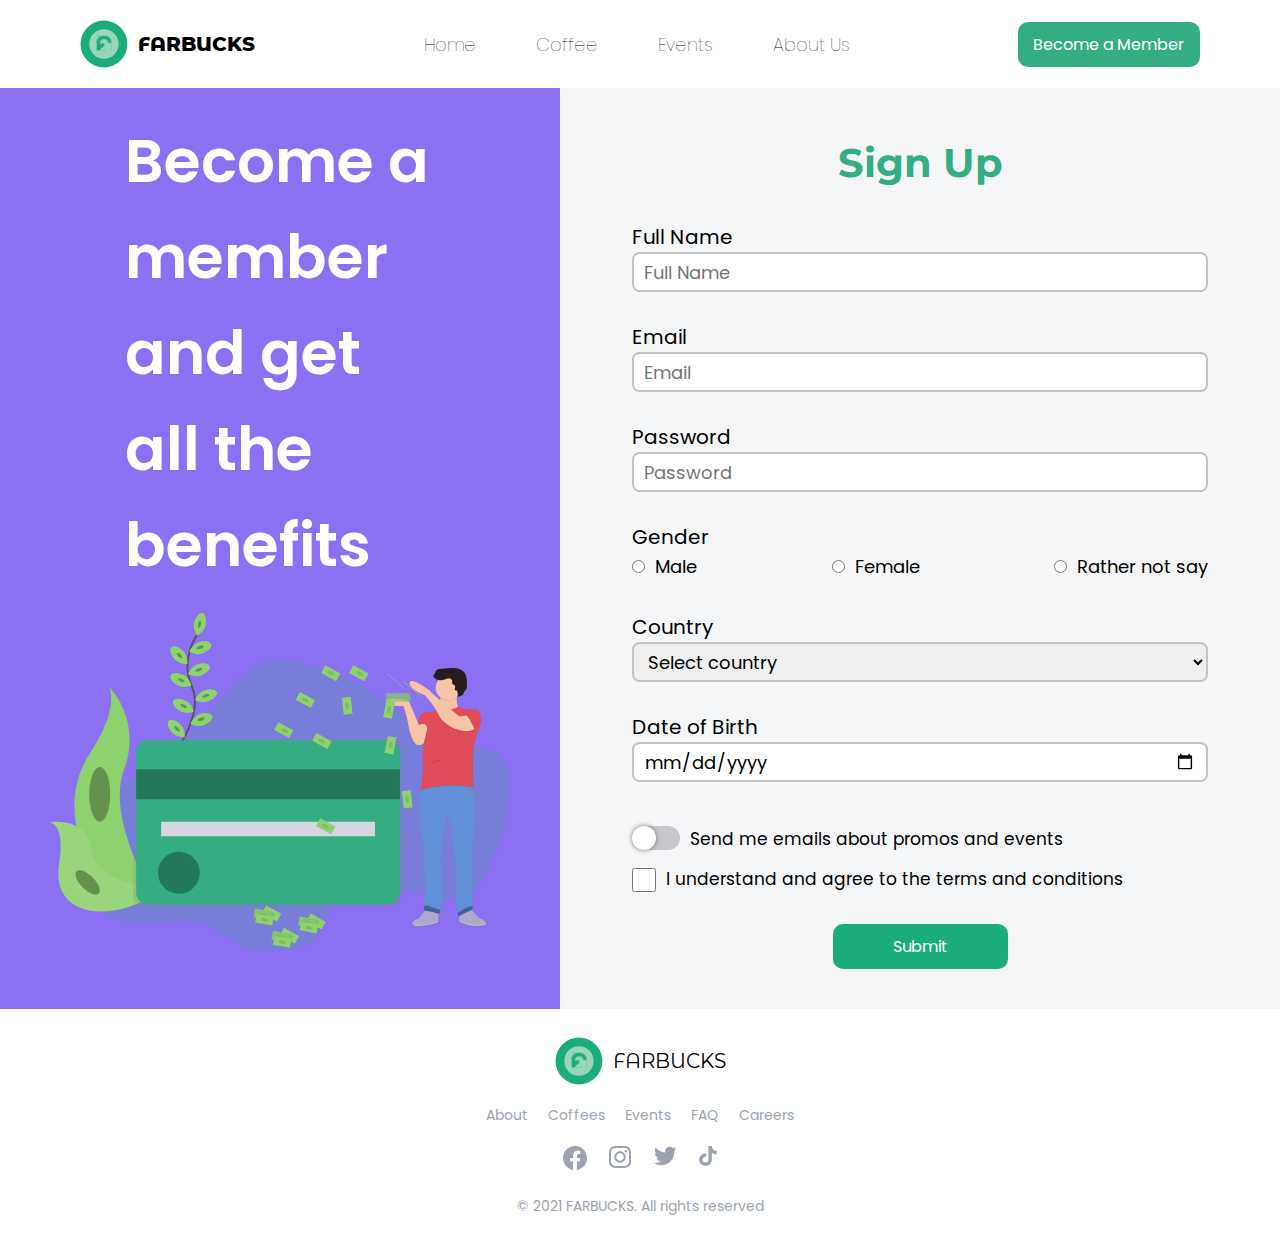
<file: register.html>
<!DOCTYPE html>
<html lang="en">

<head>
  <meta charset="UTF-8" />
  <meta http-equiv="X-UA-Compatible" content="IE=edge" />
  <meta name="viewport" content="width=device-width, initial-scale=1.0" />
  <title>FArbucks - Register</title>

  <link rel="apple-touch-icon" sizes="180x180" href="./assets/manifest/apple-touch-icon.png" />
  <link rel="icon" type="image/png" sizes="32x32" href="./assets/manifest/favicon-32x32.png" />
  <link rel="icon" type="image/png" sizes="16x16" href="./assets/manifest/favicon-16x16.png" />
  <link rel="manifest" href="./assets/manifest/site.webmanifest" />

  <link rel="stylesheet" href="./css/base.css" />
  <link rel="stylesheet" href="./css/register.css" />
</head>

<body>
  <nav>
    <div class="logo">
      <a href="index.html"><img src="./assets/logo.svg" alt="logo" />
        FARBUCKS
      </a>
    </div>
    <input type="checkbox" id="toggler" />
    <label for="toggler">☰</label>
    <div class="menu">
      <ul class="list">
        <li class="item"><a href="index.html">Home</a></li>
        <li class="item"><a href="coffees.html">Coffee</a></li>
        <li class="item"><a href="events.html">Events</a></li>
        <li class="item"><a href="about.html">About Us</a></li>
      </ul>
    </div>
    <a href="register.html" class="btn btn-primary">Become a Member</a>
  </nav>

  <main class="member_container">
    <div class="banner_container">
      <h2 class="banner_desc">Become a member and get all the benefits</h2>
      <a href="#"><img src="./assets/svg/member_pic.svg" alt="banner" /></a>
    </div>
    <form action="#" class="member_form_container" id="member_form">
      <h1 class="member_title">Sign Up</h1>
      <h4 class="member_subtitle">Full Name</h4>
      <input type="text" class="input_form" id="input_name" placeholder="Full Name" />
      <div id="input_name_error" class="error"></div>
      <h4 class="member_subtitle">Email</h4>
      <input type="text" class="input_form" id="input_email" placeholder="Email" />
      <div id="input_email_error" class="error"></div>
      <h4 class="member_subtitle">Password</h4>
      <input type="password" class="input_form" id="input_password" placeholder="Password" />
      <div id="input_password_error" class="error"></div>
      <h4 class="member_subtitle">Gender</h4>
      <div class="member_gender">
        <div class="gender_radio">
          <input type="radio" class="input_radio" name="input_radio" id="input_male" />
          <label for="input_male">Male</label>
        </div>
        <div class="gender_radio">
          <input type="radio" class="input_radio" name="input_radio" id="input_female" />
          <label for="input_female">Female</label>
        </div>
        <div class="gender_radio">
          <input type="radio" class="input_radio" name="input_radio" id="input_unknown" />
          <label for="input_unknown">Rather not say</label>
        </div>
      </div>
      <h4 class="member_subtitle">Country</h4>
      <select name="input_country" id="input_country" class="input_form">
        <option selected disabled>Select country</option>
        <option value="Brunei Darussalam">Brunei Darussalam</option>
        <option value="Cambodia">Cambodia</option>
        <option value="Indonesia">Indonesia</option>
        <option value="Laos">Laos</option>
        <option value="Malaysia">Malaysia</option>
        <option value="Myanmar">Myanmar</option>
        <option value="Philippines">Singapore</option>
        <option value="Thailand">Thailand</option>
        <option value="Vietnam">Vietnam</option>
      </select>
      <div id="input_country_error" class="error"></div>
      <h4 class="member_subtitle">Date of Birth</h4>
      <input type="date" id="input_date" class="input_form" />
      <div id="input_date_error" class="error"></div>
      <div class="switch_button">
        <label class="switch" for="promo_switch">
          <input type="checkbox" class="promo_toggle" id="promo_switch" />
          <div class="promo_fill"></div>
        </label>
        <label for="promo_switch">
          Send me emails about promos and events
        </label>
      </div>
      <div class="tos_container">
        <input type="checkbox" class="check_box" id="tos_checkbox" />
        <label for="tos_checkbox">
          I understand and agree to the terms and conditions
        </label>
      </div>
      <div id="input_tos_error" class="error"></div>
      <input type="submit" value="Submit" class="btn btn-primary form_submit_btn" />
    </form>
  </main>

  <footer>
    <div class="logo">
      <a href="index.html"><img src="./assets/logo.svg" alt="logo" />
        FARBUCKS
      </a>
    </div>
    <div class="link">
      <ul class="list">
        <li class="item"><a href="about.html">About</a></li>
        <li class="item"><a href="coffees.html">Coffees</a></li>
        <li class="item"><a href="events.html">Events</a></li>
        <li class="item"><a href="about.html#faq">FAQ</a></li>
        <li class="item"><a href="about.html#faq">Careers</a></li>
      </ul>
    </div>
    <div class="social">
      <a href="https://www.facebook.com/Starbucks/">
        <img src="./assets/svg/icon_facebook.svg" alt="facebook" />
      </a>
      <a href="https://www.instagram.com/starbucks/">
        <img src="./assets/svg/icon_instagram.svg" alt="instagram" />
      </a>
      <a href="https://twitter.com/starbucks/"><img src="./assets/svg/icon_twitter.svg" alt="twitter" />
      </a>
      <a href="https://tiktok.com"><img src="./assets/svg/icon_tiktok.svg" alt="tiktok" />
      </a>
    </div>
    <p class="copyright">© 2021 FARBUCKS. All rights reserved</p>
  </footer>

  <script src="./js/register.js"></script>
</body>

</html>
</file>
<file: css/base.css>
/* GOOGLE FONTS */
@import url('https://fonts.googleapis.com/css2?family=Montserrat+Alternates:wght@800&family=Open+Sans&family=Poppins:wght@300;400;500;600;700;800&family=Montserrat:wght@300;400;500;600;700;800&display=swap');

:root {
  --green: #34ad82;
  --gray: #f4f6f8;
  --red: #d46374;
  --yellow: #f1c171;
  --blue: #02cafd;
  --pink: #ff73ca;
  --purple: #8b71f1;
  --orange: #f88965;
  --white: #ffffff;
}

* {
  margin: 0;
  padding: 0;
  box-sizing: border-box;
  transition: all 0.3s ease-in-out, color 0ms, background-color 0ms;
}

body,
html {
  font-family: 'Poppins', sans-serif;
  background-color: var(--gray);
  scroll-behavior: smooth;
}

.container {
  max-width: 100%;
  margin: 0 auto;
  padding-right: calc(3rem * 0.5);
  padding-left: calc(3rem * 0.5);
}
@media only screen and (min-width: 576px) {
  .container {
    max-width: 540px;
  }
}
@media only screen and (min-width: 768px) {
  .container {
    max-width: 720px;
  }
}
@media only screen and (min-width: 992px) {
  .container {
    max-width: 960px;
  }
}
@media only screen and (min-width: 1200px) {
  .container {
    max-width: 1140px;
  }
}

.bg-white {
  background-color: #fff !important;
}

.bg-green {
  background-color: var(--green) !important;
  color: white;
}

.btn {
  width: fit-content;
  text-decoration: none;
  text-align: center;
  padding: 10px 15px;
  background-color: black;
  color: white;
  border-radius: 10px;
  transition: all 300ms linear;
}

.btn-primary {
  background-color: var(--green);
}

.btn-secondary {
  background-color: inherit;
  color: var(--green);
  border: var(--green) 2px solid;
}

.btn-white-purple {
  background-color: var(--white);
  color: var(--purple);
}

.btn-white-blue {
  background-color: var(--white);
  color: var(--blue);
}

.btn-primary:hover {
  box-shadow: inset 0 0 100px 100px rgba(255, 255, 255, 0.1);
}

.btn-secondary:hover {
  background-color: var(--green);
  color: var(--white);
}

.btn-white-purple:hover {
  background-color: #f3f3f3;
}

.highlight {
  color: #34ad82;
}

.highlight-blue {
  color: var(--blue);
}

.highlight-red {
  color: var(--red);
}

/*
 * NAVBAR
 */
nav {
  padding: 20px 80px;
  display: flex;
  align-items: center;
  background-color: white;
}

nav .logo {
  display: flex;
}

nav .logo svg {
  margin: 0 10px 0 0;
}

nav .logo img {
  margin: 0 10px 0 0;
}

nav .logo a {
  display: flex;
  text-decoration: none;
  color: black;
  font-family: 'Montserrat Alternates', sans-serif;
  font-weight: 800;
  font-size: 20px;
  align-items: center;
}

nav .menu {
  display: flex;
  margin: auto;
}

nav .list {
  display: flex;
  margin: auto;
}

nav .list .item {
  list-style: none;
  margin: 0 20px;
  display: flex;
  align-items: center;
}

nav .list .btn {
  margin-left: auto;
}

nav .list .item a {
  display: block;
  width: 100%;
  color: black;
  text-decoration: none;
  font-weight: lighter;
  font-size: 18px;
  padding: 10px;
}

nav .list .item a:hover {
  background-color: #f5f5f5;
}

nav #toggler,
nav label {
  margin: 10px 0;
  font-size: 24px;
  cursor: pointer;
  user-select: none;
  display: none;
}

@media screen and (max-width: 1200px) {
  nav {
    padding: 20px 40px;
  }
}

@media screen and (max-width: 960px) {
  nav {
    display: flex;
    flex-direction: column;
    gap: 20px;
  }
  nav .logo {
    margin: 0 auto;
  }
}

@media screen and (max-width: 600px) {
  nav {
    flex-wrap: wrap;
    flex-direction: row;
    gap: 10px;
  }
  nav .logo {
    margin: 0;
    margin-right: auto;
  }
  nav .menu {
    display: none;
    width: 100%;
    max-height: 0;
    overflow: hidden;
  }
  nav .menu .list {
    flex-direction: column;
    align-items: center;
  }
  nav .menu .list .item {
    width: 100%;
  }
  nav .menu .list .item a {
    display: flex;
    align-items: center;
    justify-content: center;
  }
  nav label {
    display: inline-flex;
    align-items: center;
    cursor: pointer;
  }
  nav .btn {
    display: none;
  }
  #toggler:checked ~ .menu {
    display: block;
    max-height: 100%;
  }
  #toggler:checked ~ .btn {
    display: block;
    margin: 0 auto;
  }
}

@media screen and (max-width: 576px) {
  nav {
    padding: 20px 20px;
  }
}
@media screen and (max-width: 265px) {
  nav {
    display: flex;
    flex-direction: column;
  }

  nav .logo {
    margin: 0 auto;
  }

  nav .logo a {
    display: flex;
    flex-direction: column;
    align-items: center;
    justify-content: center;
  }

  nav #toggler,
  nav label {
    margin: 0 auto;
  }
}

/*
 * Footer
 */
footer {
  display: flex;
  flex-direction: column;
  justify-content: center;
  gap: 20px;
  align-items: center;
  padding: 28px;
  background-color: white;
  color: #9ca3af;
  font-size: 14px;
}

footer .logo svg {
  margin: 0 10px 0 0;
}

footer .logo img {
  margin: 0 10px 0 0;
}

footer .logo a {
  display: flex;
  text-decoration: none;
  color: black;
  font-family: 'Montserrat Alternates', sans-serif;
  font-weight: extra-bold;
  font-size: 20px;
  align-items: center;
}

footer .list {
  list-style: none;
  display: flex;
  gap: 20px;
}

footer .list .item a {
  text-decoration: none;
  color: inherit;
}

footer .list .item a:hover {
  color: var(--green);
}

footer .social {
  display: flex;
  gap: 22px;
}

footer .social a:hover img {
  transform: scale(1.2);
}

@media screen and (max-width: 576px) {
  footer .list {
    flex-wrap: wrap;
  }

  footer .social {
    flex-wrap: wrap;
  }
}
@media screen and (max-width: 215px) {
  footer .logo a {
    display: flex;
    flex-direction: column;
    align-items: center;
    justify-content: center;
  }
}
</file>
<file: css/home.css>
/* HERO */
.hero {
  display: flex;
  position: relative;
  flex-direction: column;
  justify-content: center;
  height: 520px;
}

.hero h1 {
  max-width: 920px;
  font-size: 58px;
  font-weight: 800;
  color: #2e2e2e;
}

.hero .description {
  max-width: 890px;
  color: #282828;
  font-weight: 400;
  font-size: 20px;
  margin-bottom: 20px;
}

.hero .btn {
  padding: 15px 32px;
  font-size: 20px;
  font-weight: 400;
}

.hero .button-wrapper {
  display: flex;
  gap: 20px;
}

.hero .hero-image {
  display: block;
  position: absolute;
  width: 500px;
  bottom: 0;
  right: -20px;
}

@media only screen and (max-width: 1200px) {
  .hero .hero-image {
    right: 0px;
  }

  .hero h1 {
    max-width: 820px;
  }

  .hero .description {
    max-width: 750px;
  }
}

@media only screen and (max-width: 992px) {
  .hero {
    height: auto;
    padding: 40px 0;
  }

  .hero h1 {
    font-size: 42px;
  }

  .hero .hero-image {
    display: none;
  }
}

@media only screen and (max-width: 576px) {
  .hero {
    padding: 20px 20px;
  }

  .hero .button-wrapper {
    flex-direction: column;
    justify-content: center;
    align-items: center;
    gap: 5px;
  }
}

/*
 * Gallery & About
 */
.gallery-wrapper {
  display: flex;
  flex-direction: row;
  margin: 0 auto;
  width: 100%;
}

.gallery-container {
  display: flex;
  margin: 0 auto;
  gap: 50px;
  max-width: 1140px;
  padding: 0 20px 50px 20px;
}

.gallery {
  display: inline-grid;
  grid-auto-flow: column;
  grid-template-rows: 1fr 1fr;
  grid-template-columns: 1fr 1fr;
  gap: 10px;
}

.gallery-item:nth-child(1) {
  display: flex;
  align-items: flex-end;
  justify-content: end;
}

.gallery-item:nth-child(2) {
  display: flex;
  align-items: flex-start;
  justify-content: flex-end;
}

.gallery-item:nth-child(3) {
  display: flex;
  align-items: flex-end;
  justify-content: flex-start;
}

.gallery-item:nth-child(4) {
  display: flex;
  align-items: flex-start;
  justify-content: flex-start;
}

.gallery-wrapper .text {
  display: flex;
  flex-direction: column;
  justify-content: center;
  margin: 0 10px;
}

.gallery-wrapper .text h2 {
  font-size: 42px;
}

.gallery-wrapper .text p {
  margin-bottom: 10px;
}

.gallery-item img {
  width: 250px;
}

@media only screen and (max-width: 1200px) {
  .gallery-container {
    max-width: 960px;
  }

  .gallery-item img {
    width: 20vw;
  }
}

@media only screen and (max-width: 992px) {
  .gallery-container {
    display: flex;
    flex-direction: column;
  }

  .gallery-container .text {
    max-width: 720px;
  }
}
@media only screen and (max-width: 768px) {
  .gallery-container {
    padding: 0 0 20px 0;
    gap: 10px;
  }

  .gallery-item img {
    width: 20vw;
  }

  .gallery-container .text {
    max-width: 540px;
  }
}
@media only screen and (max-width: 576px) {
  .gallery-wrapper {
    padding-right: calc(3rem * 0.5);
    padding-left: calc(3rem * 0.5);
  }

  .gallery {
    gap: 8px;
  }

  .gallery-container {
    padding: 30px 0;
    gap: 10px;
  }

  .gallery-item {
    display: flex;
    align-items: center;
    justify-content: center;
  }

  .gallery-item img {
    width: 100%;
    height: 200px;
    object-fit: cover;
  }

  .gallery-container .text {
    margin: 0;
  }
}
@media only screen and (max-width: 280px) {
  .gallery {
    display: flex;
    flex-direction: column;
  }
}

/*
 * Cards
 */
.cards-wrapper {
  display: flex;
  flex-direction: column;
  justify-content: center;
  align-items: center;
  gap: 20px;
  margin: 40px auto;
}

.cards-grid-container {
  display: grid;
  grid-template-columns: 50% 25% 25%;
  gap: 20px;
}

.cards-grid-container .item1 {
  grid-column: 1;
  grid-row: 1 / span 2;
}

.cards-grid-container .item2 {
  grid-column: 2 / span 2;
  grid-row: 1;
}

.card {
  display: flex;
  flex-direction: column;
  justify-content: center;
  align-items: center;
  padding: 20px;
  min-height: 250px;
  width: 100%;
  height: 100%;
  border-radius: 10px;
  background-color: #ffffff;
  box-shadow: 0 1px 2px rgba(0, 0, 0, 0.07), 0 2px 4px rgba(0, 0, 0, 0.07),
    0 4px 8px rgba(0, 0, 0, 0.07), 0 8px 16px rgba(0, 0, 0, 0.07),
    0 16px 32px rgba(0, 0, 0, 0.07), 0 32px 64px rgba(0, 0, 0, 0.07);
  overflow: hidden;
  transition: all 300ms linear;
}

.cards-grid-container .card:hover {
  background-color: #34ad82;
  border-radius: 8px;
  color: #fff;
  transition: all 300ms linear;
  transform: translateY(-6px);
}

.card-content {
  display: flex;
  flex-direction: column;
  justify-content: center;
}

.card-content h3 {
  font-size: 36px;
  font-weight: 600;
  font-family: 'poppins', sans-serif;
}

.card-content p {
  font-size: 20px;
  color: #a9a9a9;
}

.cards-grid-container .card:hover h3 {
  color: #f5f5f5;
}

.cards-grid-container .card:hover p {
  color: #f5f5f5;
}

.cards-grid-container a {
  color: inherit;
  text-decoration: none;
}

.cards-grid-container .card {
  align-items: unset;
}

.cards-grid-container .card-image {
  position: relative;
  width: 100%;
  height: 100%;
}

.cards-grid-container .card-image img {
  position: absolute;
  right: -20px;
  top: -20px;
  width: 100%;
}

.cards-grid-container .item1 .card-image img {
  width: 80%;
  top: 20px;
}

.cards-grid-container .item2 .card-image img {
  width: 300px;
  height: 180px;
  right: -30px;
  top: -100px;
  transform: rotate(-20deg);
}

.cards-grid-container .item3 .card-image img {
  width: 140px;
  height: 140px;
}

.cards-grid-container .item4 .card {
  justify-content: unset;
}

.cards-grid-container .item4 .icon {
  background-color: white;
  width: 50px;
  height: 50px;
  display: flex;
  justify-content: center;
  align-items: center;
  border-radius: 100%;
}

.cards-grid-container .item4 h4 {
  margin-top: 130px;
}

.cards-grid-container .card-content {
  z-index: 999;
}

@media only screen and (max-width: 768px) {
  .cards-grid-container {
    grid-template-columns: 50% 50%;
  }

  .cards-grid-container .item1 {
    grid-column: 1 / span 2;
    grid-row: 1;
  }

  .cards-grid-container .item2 {
    grid-column: 1 / span 2;
    grid-row: 2;
  }
}

@media only screen and (max-width: 576px) {
  .cards-grid-container {
    grid-template-columns: 100%;
  }

  .cards-grid-container .item1 {
    grid-column: 1;
    grid-row: 1;
  }

  .cards-grid-container .item2 {
    grid-column: 1;
    grid-row: 2;
  }
}

/*
 * Mission
 */
.mission-container {
  display: flex;
  flex-direction: column;
  justify-content: center;
  padding: 80px 0;
}

.mission-container .headline {
  font-family: 'montserrat', sans-serif;
  font-weight: 700;
  font-size: 40px;
  margin-bottom: 30px;
}

.mission {
  display: flex;
  gap: 80px;
}

.mission .title {
  font-size: 30px;
  font-weight: 700;
}

.mission .description {
  font-size: 18px;
}

@media only screen and (max-width: 576px) {
  .mission {
    flex-direction: column;
  }
}

/*
 * Map
 */
.map-wrapper {
  margin: 50px auto;
}

.map-wrapper .headline {
  font-family: 'montserrat', sans-serif;
  font-size: 40px;
  font-weight: 600;
  text-align: center;
  word-wrap: break-word;
  margin-bottom: 20px;
}

.map-container {
  background-image: url('../assets/img/map.jpg');
  display: flex;
  height: 652px;
}

.map-container .sidebar {
  background-color: white;
  display: flex;
  flex-direction: column;
}

.sidebar {
  display: flex;
  /* gap: 15px; */
}

.sidebar-search {
  display: flex;
  padding: 20px 20px 10px 20px;
}

.sidebar-search input {
  background: url('../assets/svg/search.svg') no-repeat scroll 7px 6px;
  padding-left: 40px;
  height: 100%;
  width: 100%;
  margin-right: 5px;
  border-radius: 60px;
}

.sidebar-search button {
  width: 40px;
  height: 40px;
  background-color: black;
  border-radius: 10px;
  display: flex;
  align-items: center;
  justify-content: center;
  border: none;
}

.sidebar-search button:hover {
  background-color: #282828;
  cursor: pointer;
}

.map-container .location {
  display: flex;
  padding: 10px 20px;
  gap: 10px;
}

.map-container .location:hover {
  background-color: #f4f4f4;
  cursor: pointer;
}

.map-container .location .icon {
  display: flex;
  flex-direction: column;
  align-items: center;
  justify-content: center;
  font-size: 12px;
  font-weight: 300;
}

.map-container .address {
  display: flex;
  flex-direction: column;
  justify-content: center;
}

.map-container .address .name {
  font-size: 16px;
  font-weight: 500;
}

.map-container .address .detail {
  font-size: 16px;
  font-weight: 300;
}

/*
 * Banner
 */
.banner-container {
  position: relative;
}

.banner-container .bg-addon {
  position: absolute;
  bottom: -40px;
  width: 100%;
  height: 15vw;
  background-color: var(--white);
}

.banner {
  display: flex;
  align-items: center;
  position: relative;
  padding: 50px 30px;
  background-color: #8b71f1;
  color: white;
  border-radius: 10px;
  margin: 40px auto;
}

.banner .content {
  display: flex;
  flex-direction: column;
}

.banner .text {
  font-family: 'montserrat', sans-serif;
  font-size: 32px;
  font-weight: 600;
}

.banner .content .btn {
  margin-top: 10px;
}

.banner .member-card-1 {
  position: absolute;
  width: 300px;
  height: 180px;
  right: 40px;
  top: 0;
  transform: rotate(-20deg);
}

.banner .member-card-2 {
  position: absolute;
  width: 300px;
  height: 180px;
  right: 40px;
  top: 40px;
  transform: rotate(-10deg);
}

@media only screen and (max-width: 990px) {
  .banner {
    padding-top: 250px;
  }
}

/*
 * Review
 */
.review-container {
  display: flex;
  background-color: #34ad82;
  color: white;
  max-width: 1440px;
  margin: 0 auto;
}

.review-container > div {
  flex: 50%;
}

.review-container .text {
  display: flex;
  flex-direction: column;
  justify-content: center;
  padding: 150px 100px;
}

.review-container .text {
  font-size: 32px;
  font-weight: 600;
}

.review-container .description {
  font-size: 24px;
  font-weight: 400;
}

.review {
  width: 570px;
  display: flex;

  overflow-x: auto;
  scroll-snap-type: x mandatory;
  scroll-behavior: smooth;
  -webkit-overflow-scrolling: touch;
}

.review::-webkit-scrollbar {
  display: none;
}

.review > div {
  scroll-snap-align: start;
  flex-shrink: 0;
  margin-right: 50px;
  border-radius: 10px;

  display: flex;
  justify-content: center;
  align-items: center;
}

.review-slider {
  background-color: #f4f6f8;
  display: flex;
  align-items: center;
}

.review .card {
  position: relative;
  width: 570px;
  height: 380px;
  box-shadow: unset;
  color: black;
  align-items: unset;
}

.card .quote {
  position: absolute;
  top: 30px;
  right: 30px;
}

.card .profile {
  display: flex;
  align-items: center;
  margin-bottom: 10px;
  gap: 5px;
}

.review .card .detail {
  display: flex;
  flex-direction: column;
  justify-content: center;
}

.card .profile .name {
  font-weight: 600;
  font-size: 18px;
}

.card .profile .occupation {
  font-weight: 500;
  font-size: 14px;
  color: #454e5e;
}

.review .card .button {
  display: flex;
  position: absolute;
  bottom: 30px;
  right: 30px;
}

.review .card .button > div {
  cursor: pointer;
  display: flex;
  align-items: center;
  justify-content: center;
}

.review .card .button > div:hover {
  background-color: #f5f5f5;
}

@media only screen and (max-width: 1020px) {
  .review-container {
    flex-direction: column;
    padding-bottom: 20px;
  }

  .review-container .text {
    padding: 20px;
  }
  .review-slider {
    justify-content: center;
    background-color: unset;
  }
}

@media only screen and (max-width: 1020px) {
  .review {
    width: 100%;
    margin: 0 20px;
  }

  .review .card {
    width: 100%;
  }
}
</file>
<file: css/about.css>
h2 {
  font-size: 40px;
  word-break: break-all;
}

/*
 * Banner
 */
.banner-wrapper {
  padding: 40px 0;
}

.banner {
  display: flex;
  align-items: center;
  justify-content: center;
  position: relative;
  padding: 50px 20px;
  background-color: var(--blue);
  color: white;
  border-radius: 10px;
}

.banner .left {
  position: absolute;
  left: 20px;
  bottom: 0;
}

.banner .right {
  position: absolute;
  right: 20px;
  bottom: 0;
}

.banner .content {
  display: flex;
  flex-direction: column;
  align-items: center;
}

.banner .text {
  font-size: 20px;
  font-weight: 500;
}

.banner .content .btn {
  margin-top: 10px;
}

@media only screen and (max-width: 992px) {
  .banner .left,
  .banner .right {
    width: 20vw;
  }
}

@media only screen and (max-width: 768px) {
  .banner {
    padding: 20px;
  }

  .banner {
    flex-direction: column-reverse;
    gap: 10px;
  }

  .banner .left {
    position: static;
    width: 100%;
  }

  .banner .right {
    display: none;
  }
}

/*
 * History
 */
.history-wrapper .container {
  padding: 40px 0;
  display: flex;
  align-items: center;
  flex-direction: column;
  justify-content: center;
}

.history-wrapper .container h2 {
  margin-bottom: 20px;
}

.timeline {
  position: relative;
  padding-left: 4rem;
  margin: 0 0 0 30px;
}

.timeline:before {
  content: '';
  position: absolute;
  top: 0;
  left: 0;
  width: 4px;
  height: 100%;
  background: #f5f4f4;
}

.timeline-container {
  position: relative;
  margin-bottom: 2.5rem;
}

.timeline-container .timeline-dot {
  position: absolute;
  left: -88px;
  top: 4px;
  width: 50px;
  height: 50px;
  border-radius: 50%;
  text-align: center;
  font-size: 2rem;
  background: var(--green);
}

.timeline-container .timeline-body {
  background: #f5f4f4;
  font-size: 18px;
  border-radius: 3px;
  padding: 20px 20px 15px;
  box-shadow: 1px 3px 9px rgba(0, 0, 0, 0.1);
}

.timeline-body .timeline-title {
  margin-bottom: 0.5rem;
}

.timeline-body .timeline-date {
  font-weight: 400;
  font-size: 14px;
  line-height: 27px;
  color: rgba(0, 0, 0, 0.5);
}

@media only screen and (max-width: 576px) {
  .timeline {
    padding-left: 0;
    margin: 0;
  }
  .timeline-container {
    margin-bottom: 1.5rem;
  }
}

/*
 * FAQ
 */
.faq-wrapper {
  padding: 40px 0;
}

.faq-wrapper h2 {
  text-align: center;
  margin-bottom: 40px;
}

.accordions {
  border-radius: 8px;
  overflow: hidden;
  box-shadow: 0 4px 4px -2px rgba(0, 0, 0, 0.5);
}

.accordion {
  width: 100%;
  background-color: var(--green);
  color: white;
  overflow: hidden;
}
.accordion-title {
  display: flex;
  justify-content: space-between;
  align-items: center;
  padding: 1em;
  font-weight: bold;
  cursor: pointer;
}

.accordion-title:hover {
  background-color: var(--green);
}

.accordion-title::after {
  display: flex;
  align-items: center;
  justify-content: center;
  content: '>';
  transform: rotate(270deg);
  transition: all 0.35s;
}

.accordion-content {
  max-height: 0;
  padding: 0 1em;
  color: #2c3e50;
  background: white;
  transition: all 0.35s;
}

.accordion.active .accordion-title {
  background-color: var(--green);
}
.accordion.active .accordion-title::after {
  transform: rotate(90deg);
}
.accordion.active .accordion-content {
  background-color: var(--gray);
  max-height: 100vh;
  padding: 1em;
}

/*
 * Innovation
 */
.innovation-wrapper {
  display: flex;
  align-items: center;
  flex-direction: column;
  justify-content: center;

  font-family: 'Poppins', sans-serif;
  font-weight: 600;
  font-size: 36px;
  line-height: 54px;
}

.innovation-wrapper .invention_container {
  display: flex;
  align-items: center;
  flex-direction: row;
  justify-content: center;
  gap: 60px;
  margin-top: 35px;
}

.innovation-wrapper .invention_logo {
  display: flex;
  align-items: center;
  justify-content: center;
  width: 40%;
}

.innovation-wrapper .invention_logo img {
  display: block;
  width: auto;
  height: auto;
  border-radius: 100%;
  padding: 40px;
  background: #34ad82;
}

.innovation-wrapper .invention_desc {
  display: flex;
  flex-direction: column;
  justify-content: center;
  text-align: justify;

  font-weight: 400;
  font-size: 18px;
  line-height: 27px;

  color: #000000;
}

.innovation-wrapper .invention_title {
  font-weight: 600;
  font-size: 24px;
  line-height: 36px;

  color: #000000;
}

@media only screen and (max-width: 992px) {
  .innovation-wrapper .invention_container {
    flex-direction: column;
    gap: 20px;
  }

  .innovation-wrapper .invention_logo {
    width: 100%;
    height: 100%;
  }

  .innovation-wrapper .invention_logo img {
    width: 100%;
    max-width: 300px;
  }
}

/*
 * Our Team
 */

.team-wrapper {
  display: flex;
  align-items: center;
  flex-direction: column;
  position: relative;

  font-family: 'Poppins', sans-serif;
  font-style: normal;

  height: 700px;
}

.team-wrapper-2 {
  position: absolute;
  width: 100%;
  height: 340px;
  bottom: 0px;

  background: #f4f6f8;
}

.team-wrapper .subtitle {
  margin-top: 14px;
  font-weight: 500;
  font-size: 24px;
  line-height: 36px;
}

.team-wrapper .title {
  font-weight: 600;
  font-size: 48px;
  line-height: 72px;
}

.team-wrapper .title_desc {
  font-weight: 300;
  font-size: 24px;
  line-height: 36px;
  text-align: center;
  max-width: 700px;
}

.team-wrapper .profile_container {
  display: flex;
  flex-direction: row;
  align-items: flex-start;
  z-index: 1;
  gap: 70px;

  height: 100%;
  margin: 55px 0;
}

.team-wrapper .profile {
  display: flex;
  align-items: center;
  flex-direction: column;
  position: relative;

  font-weight: 300;
  font-size: 18px;
  line-height: 27px;

  width: 270px;
  height: 290px;
}

.team-wrapper .photo_container {
  width: 180px;
  height: 180px;
  z-index: 1000;
  border-radius: 100%;
  background-color: #34ad82;
  object-fit: cover;
}

.team-wrapper .profile:hover {
  transform: scale(1.05);
  transition: all 0.3s;
}

.team-wrapper .name {
  font-weight: 500;
  font-size: 24px;
  line-height: 36px;

  margin-top: 25px;
}

.team-wrapper .profile_wrapper {
  position: absolute;
  z-index: -1;
  width: 100%;
  height: 200px;
  bottom: 0px;

  background: #fcfbfc;
}

@media only screen and (max-width: 992px) {
  .team-wrapper {
    height: 100%;
  }
  .team-wrapper .profile_container {
    align-items: center;
    flex-direction: column;
    width: 100%;
  }

  .team-wrapper-2 {
    height: 78%;
  }
  .team-wrapper .profile {
    width: 100%;
  }
}
</file>
<file: css/coffees.css>
/*
 * Product
 */
.product-wrapper h1 {
  text-align: center;
  font-size: 40px;
  margin-top: 20px;
}

.product_card__container {
  margin: 200px auto 60px auto;
  display: grid;
  grid-gap: 10rem 4rem;
  grid-template-columns: repeat(auto-fit, minmax(320px, 1fr));
}

.product_card {
  position: relative;
  height: 100%;
  background-color: white;
  color: black;
  padding: 30px;
  border-radius: 40px;
  box-shadow: 0 1px 2px rgba(0, 0, 0, 0.07), 0 2px 4px rgba(0, 0, 0, 0.07),
    0 4px 8px rgba(0, 0, 0, 0.07), 0 8px 16px rgba(0, 0, 0, 0.07),
    0 16px 32px rgba(0, 0, 0, 0.07), 0 32px 64px rgba(0, 0, 0, 0.07);
  transition: all 0.3s;
}

.product_card .name {
  font-size: 24px;
  font-weight: 700;
}

.product_card .description {
  font-size: 18px;
  font-weight: 300;
  line-height: 1.5em;
  min-height: 4.5em;
  margin-bottom: 10px;
}

.product_card .product-image {
  position: relative;
  top: -200px;
  margin-bottom: -220px;
  display: flex;
  justify-content: center;
}

.product_card .product-image .new {
  position: absolute;
  bottom: 60px;
  right: 15px;
  display: flex;
  justify-content: center;
  background-color: #df6c75;
  border-radius: 0px 20px 20px 20px;
  box-shadow: 0px 16px 40px rgba(112, 144, 176, 0.3);
  padding: 12px;
  font-weight: 400;
  color: white;
}

.product_card:hover .product-image .new {
  transform: scale(1.1);
  transition: all 0.5s;
}

.product_card img {
  width: 350px;
  height: 100%;
  transition: all 0.3s;
}

.product_card:hover {
  transform: scale(1.05);
  transition: all 0.3s;
}

.product_card .rating {
  display: flex;
  justify-content: space-between;
  align-items: center;
}

.product_card .rating img {
  width: 24px;
  height: 24px;
}

.product_card .rating .score {
  font-size: 16px;
  font-weight: 600;
}

.product_card .name {
  font-weight: 600;
  font-size: 20px;
  color: black;
}

.product_card .detail {
  display: flex;
  flex-direction: row;
  justify-content: space-between;
  align-items: center;
  margin-top: 14px;
}

.product_card .detail .price {
  font-size: 20px;
  font-weight: 600;
  color: #1aac7a;
}

@media only screen and (max-width: 576px) {
  .product_card__container {
    grid-gap: 200px;
    grid-template-columns: repeat(auto-fit, minmax(160px, 1fr));
  }
  .product_card .rating {
    flex-direction: column-reverse;
  }
  .product_card .detail {
    flex-direction: column;
    margin-top: 14px;
  }
  .product_card .detail .btn {
    margin-top: 5px;
    width: 100%;
  }
}

@media only screen and (max-width: 1200px) {
  .product_card .product-image .new {
    border-radius: 20px;
  }
}

@media only screen and (max-width: 992px) {
  .product_card .description {
    min-height: 1.5em;
  }
}

@media only screen and (max-width: 576px) {
  .product_card .product-image img {
    width: 200px;
  }
  .product_card .product-image .new {
    bottom: 60px;
    right: 0px;
  }
}

/*
 * Custom Button
 */
.btn-buy {
  position: relative;
  width: 96px;
  height: 45px;
  border: none;
  cursor: pointer;
  transition: width 0.5s, border-radius 0.5s;
}

.btn-buy * {
  position: absolute;
  width: 100%;
  top: 50%;
  left: 50%;
  font-family: 'Poppins', sans-serif;
  font-size: 16px;
  transform: translate(-50%, -50%);
  transition: opacity 0.25s;
}

.btn-buy .icon {
  opacity: 0;
}

.btn-buy:focus {
  width: 45px;
  background-color: #44c08a;
  border-radius: 50%;
}

.btn-buy:focus .text {
  opacity: 0;
}

.btn-buy:focus .icon {
  opacity: 1;
  transition-delay: 0.5s;
}

@media only screen and (max-width: 576px) {
  .product_card .detail .btn-buy:focus {
    border-radius: 100px;
  }
}
</file>
<file: css/events.css>
main .events {
  display: flex;
  justify-content: center;
  align-items: center;
  font-family: 'Montserrat', sans-serif;
  font-weight: 700;
  font-size: 36px;
  margin: 25px 0 25px 0;
}

main .searchcontainer {
  display: grid;
  grid-template-columns: 1fr 0.1fr;
  height: 50px;

  background: #1aac7a;
  box-shadow: 0px 4px 4px rgba(0, 0, 0, 0.25);
  border-radius: 50px;
  margin: 0 auto 45px auto;
}

main .searchcontainer img {
  height: 30px;
}

main .searchbar {
  display: grid;
  grid-template-columns: 1fr repeat(3, 0.3fr);
  height: 50px;
  align-items: center;

  background: #ffffff;
  box-shadow: 0px 4px 4px rgba(0, 0, 0, 0.25);
  border-radius: 50px;
}

main .lens {
  display: flex;
  height: 26px;
  margin: auto 10px auto 15px;
}

main .close img {
  height: 16px;
  margin: auto 10px auto 10px;
}

main .searchform {
  display: flex;
  flex-direction: column;
  background: transparent;
  border: 0;
  outline: none;
  width: 100%;

  font-family: 'Poppins', sans-serif;
  font-style: normal;
  font-weight: 400;
  font-size: 16px;
  line-height: 30px;

  color: #000000;
}

main .search-menu-container {
  height: 30px;
  width: 100%;
  display: flex;
  align-items: center;
  margin: 5px 0 5px 0;
}

main .menu-content {
  margin: 5px 13px 0 0;
}

main .menu-text-button {
  text-decoration: none;
  color: #c4c4c4;
}

main .search-button {
  display: flex;
  justify-content: center;
  align-items: center;
}

main .search-button a {
  text-decoration: none;
  color: white;
}

main .event_container {
  font-family: 'Poppins', sans-serif;
  text-align: justify;
  display: flex;
  flex-direction: row;

  padding: 20px;
  gap: 25px;
  margin-bottom: 20px;
  background: #ffffff;
  box-shadow: 0px 4px 4px rgba(0, 0, 0, 0.25);
  border-radius: 15px;
}

main .desc_container {
  display: flex;
  flex-direction: column;
  justify-content: center;
  width: 100%;
}

main .event_title {
  font-weight: 700;
  font-size: 26px;
  line-height: 39px;

  color: #000000;
}

main .event_desc {
  height: 100%;
  width: 100%;
  font-weight: 400;
  font-size: 18px;
  line-height: 27px;
  margin: 0 auto;

  color: #000000;
}

main .event_line img {
  width: 100%;
  height: 4px;
}

main .event_detail {
  display: flex;
  flex-direction: row;
  justify-content: space-between;
}

main .event_detail_action {
  display: flex;
  justify-content: center;
  align-items: center;
}

main .event_detail img {
  height: 35px;
  width: 35px;
  margin: 5px 0 0 5px;
}

main .pin_icon img {
  height: 30px;
  margin-top: 10px;
}

main .event_date {
  font-weight: 400;
  font-size: 18px;
  line-height: 27px;
  margin: 10px 0 0 0;

  color: #000000;
}

main .details_button {
  text-align: center;
  text-decoration: none;
  padding: 10px 30px;
  height: 40px;

  color: white;
  margin: 2px 0px 5px 10px;

  background: #1aac7a;
  box-shadow: 0px 4px 4px rgba(0, 0, 0, 0.25);
  border-radius: 20px;
}

main .end_event {
  display: flex;
  align-content: center;
}

main .end_event img {
  height: 8px;
  margin: 0 auto 22px auto;
}

main .event_pic {
  display: flex;
  justify-content: center;
  align-items: center;
}

main .event_pic img {
  border-radius: 30px;
}

@media screen and (max-width: 1200px) {
  main .searchbar {
    grid-template-columns: 0.7fr repeat(3, 0.3fr);
  }
  main .event_date {
    width: 200px;
  }
}
@media screen and (max-width: 992px) {
  main .searchcontainer {
    grid-template-columns: 1fr 0.14fr;
  }
  main .searchbar {
    grid-template-columns: 1fr repeat(3, 0.1fr);
  }
  .menu-text-button {
    display: none;
  }
  main .event_container {
    flex-direction: column;
  }
  main .event_date {
    width: 100%;
  }
  main .event_pic img {
    width: 100%;
  }
}
@media screen and (max-width: 768px) {
  main .searchcontainer {
    grid-template-columns: 1fr 0.2fr;
  }
  main .searchbar {
    grid-template-columns: 1fr repeat(3, 0.1fr);
  }
  main .event_date {
    text-align: center;
    margin-bottom: 5px;
  }
  main .event_detail {
    flex-direction: column;
  }
}
@media screen and (max-width: 576px) {
  main .searchbar {
    display: flex;
    flex-direction: column;
    height: unset;
    border-radius: 0;
  }

  main .searchcontainer {
    display: flex;
    flex-direction: column;
    height: unset;
  }

  .menu-text-button {
    display: block;
  }

  .search-button {
    background-color: #1aac7a;
    border-bottom-left-radius: 10px;
    border-bottom-right-radius: 10px;
    padding: 8px;
  }

  .menu-content:nth-child(1) {
    display: none;
  }
  main .menu-content {
    margin-left: 10px;
  }
}
@media screen and (max-width: 320px) {
  main .event_detail_action {
    flex-direction: column;
  }
  main .details_button {
    width: 100%;
  }
}

.modal {
  visibility: hidden;
  opacity: 0;
  position: fixed;
  top: 0;
  right: 0;
  bottom: 0;
  left: 0;
  display: flex;
  align-items: center;
  justify-content: center;
  background: rgba(75, 76, 77, 0.7);
  transition: all 0.5s;
}

.modal:target {
  visibility: visible;
  opacity: 1;
}

.modal_content {
  border-radius: 4px;
  position: relative;
  width: 500px;
  max-width: 90%;
  background: #fff;
  padding: 1em 2em;
}

.modal_content li {
  color: #9c9c94;
}

.modal_close {
  position: absolute;
  font-size: 32px;
  top: 2px;
  right: 10px;
  color: #585858;
  text-decoration: none;
}
</file>
<file: css/register.css>
.member_container {
  max-width: 1366px;
  margin: 0 auto;
  display: flex;
  flex-direction: row;
  justify-content: center;
}

.member_container .banner_container {
  display: flex;
  flex-direction: column;

  width: 566px;
  padding: 25px;

  background: #8b71f1;
}

.member_container .banner_desc {
  height: 500px;

  font-family: 'Poppins', sans-serif;
  font-style: normal;
  font-weight: 600;
  font-size: 60px;
  line-height: 96px;
  margin: 0 100px 0 100px;

  color: #ffffff;
}

.member_container .banner_container img {
  width: 460px;
  height: 338px;
  margin: 0px 25px;
}

.member_container .member_form_container {
  width: 100%;
  margin-bottom: 40px;

  font-family: 'Poppins', sans-serif;
  font-style: normal;
  font-weight: 400;
  font-size: 20px;
  line-height: 30px;

  color: #000000;
}

.member_container .member_title {
  width: 80%;
  font-family: 'Montserrat', Calibri, 'Trebuchet MS', sans-serif;
  font-style: normal;
  font-weight: 700;
  font-size: 40px;
  line-height: 59px;
  margin: 45px auto 0 auto;

  text-align: center;

  color: #34ad82;
}

.member_container .member_subtitle {
  width: 80%;
  font-size: 20px;
  font-weight: 400;
  margin: 30px auto 0 auto;
}

.member_container .input_form {
  width: 80%;
  height: 40px;
  font-size: 18px;
  margin: 0 10%;
  padding: 0 10px;

  outline: none;
  border-radius: 7.5px;
  border: 2px solid #c2c2c2;

  font-family: 'Poppins', sans-serif;
}

.member_container .input_form:focus {
  outline: none;
  border: 2px solid var(--green);
}

.member_container .member_gender {
  display: flex;
  flex-direction: row;
  justify-content: space-between;
  width: 80%;
  margin-left: 10%;
  font-size: 18px;
}

.member_container .input_radio {
  margin-right: 5px;
  accent-color: #31a079;
}

.member_container .select_box {
  margin-left: 10%;
}

select {
  font-family: 'Poppins', sans-serif;
  font-size: 16px;
  border-radius: 7.5px;
}

option {
  font-family: 'Poppins', sans-serif;
  font-size: 14px;
}

.member_container .switch_button {
  display: flex;
  flex-direction: row;
  text-align: center;
  font-size: 17px;
  width: 80%;
  margin: 42px auto 0 auto;
}

.member_container .switch {
  width: 48px;
  height: 24px;
  border-radius: 50%;
  margin: 2px 10px 0px 0px;

  display: inline-block;
  cursor: pointer;
}

.member_container .promo_toggle {
  display: none;
}

.member_container .promo_fill {
  position: relative;
  width: 48px;
  height: 24px;
  border-radius: 20px;

  background-color: #c5c7ca;
  transition: 0.4s;
}

.member_container .promo_toggle:checked ~ .promo_fill {
  background-color: #1aac7a;
  transition: 0.4s;
}

.member_container .promo_toggle:checked ~ .promo_fill::after {
  transform: translateX(24px);
  box-shadow: 0 0 5px #1aac7a;
  transition: 0.4s;
}

.member_container .promo_fill::after {
  content: '';
  position: absolute;
  left: 0;
  top: 0;
  height: 24px;
  width: 24px;

  background-color: white;
  box-shadow: 0 0 5px #7b7878;
  border-radius: 20px;
  transition: 0.4s;
}

.member_container .tos_container {
  display: flex;
  flex-direction: row;
  text-align: center;
  font-size: 17px;
  width: 80%;
  margin: 10px auto 0 auto;
}

.member_container input.check_box {
  accent-color: #31a079;
  margin: 4px 10px 0 0;
  height: 24px;
  width: 24px;
}

.member_container .form_submit_btn {
  text-decoration: none;
  font-family: 'Poppins', sans-serif;
  padding: 10px 60px;
  font-size: 16px;
  background-color: #1aac7a;
  color: white;
  border: none;
  border-radius: 10px;

  margin: 30px auto 0 auto;
  display: block;
}

.member_container .error {
  color: red;
  font-size: 18px;
  margin: 0 10%;
}

@media only screen and (max-width: 1200px) {
  .member_container {
    flex-direction: column;
  }
  .member_container .banner_container {
    width: 100%;
    display: flex;
    flex-direction: row;
    justify-content: space-between;
    align-items: center;
  }
  .member_container .banner_desc {
    width: 70%;
    height: 100%;
    line-height: normal;

    font-size: 38px;
  }
  .member_container .banner_container img {
    width: 180px;
    height: 100%;
  }
  .member_container .member_form_container {
    width: 100%;
  }
}
@media only screen and (max-width: 768px) {
  .member_container .banner_container {
    width: 100%;
    height: 100%;
    padding: 40px 10px;
    display: flex;
    flex-direction: column;
    align-items: center;
    justify-content: space-between;
  }
  .member_container .banner_desc {
    margin: 0;
  }
  .member_container .banner_container img {
    margin: 0;
  }
  .member_container .switch_button label {
    text-align: justify;
  }
  .member_container .tos_container label {
    text-align: justify;
  }
}
@media only screen and (max-width: 430px) {
  .member_container .member_gender {
    flex-direction: column;
  }
  .member_container .switch_button {
    display: flex;
    flex-direction: column;
    justify-content: center;
    align-items: center;
  }
  .member_container .switch_button label {
    text-align: justify;
  }
  .member_container .tos_container {
    display: flex;
    flex-direction: column;
    justify-content: center;
    align-items: center;
  }
  .member_container .tos_container label {
    text-align: justify;
  }
}

.invalid {
  border: 2px solid red !important;
  -webkit-animation: shake 0.5s linear;
  animation: shake 0.5s linear;
}

@-webkit-keyframes shake {
  8%,
  41% {
    -webkit-transform: translateX(-10px);
  }
  25%,
  58% {
    -webkit-transform: translateX(10px);
  }
  75% {
    -webkit-transform: translateX(-5px);
  }
  92% {
    -webkit-transform: translateX(5px);
  }
  0%,
  100% {
    -webkit-transform: translateX(0);
  }
}

@keyframes shake {
  8%,
  41% {
    -webkit-transform: translateX(-10px);
  }
  25%,
  58% {
    -webkit-transform: translateX(10px);
  }
  75% {
    -webkit-transform: translateX(-5px);
  }
  92% {
    -webkit-transform: translateX(5px);
  }
  0%,
  100% {
    -webkit-transform: translateX(0);
  }
}
</file>
